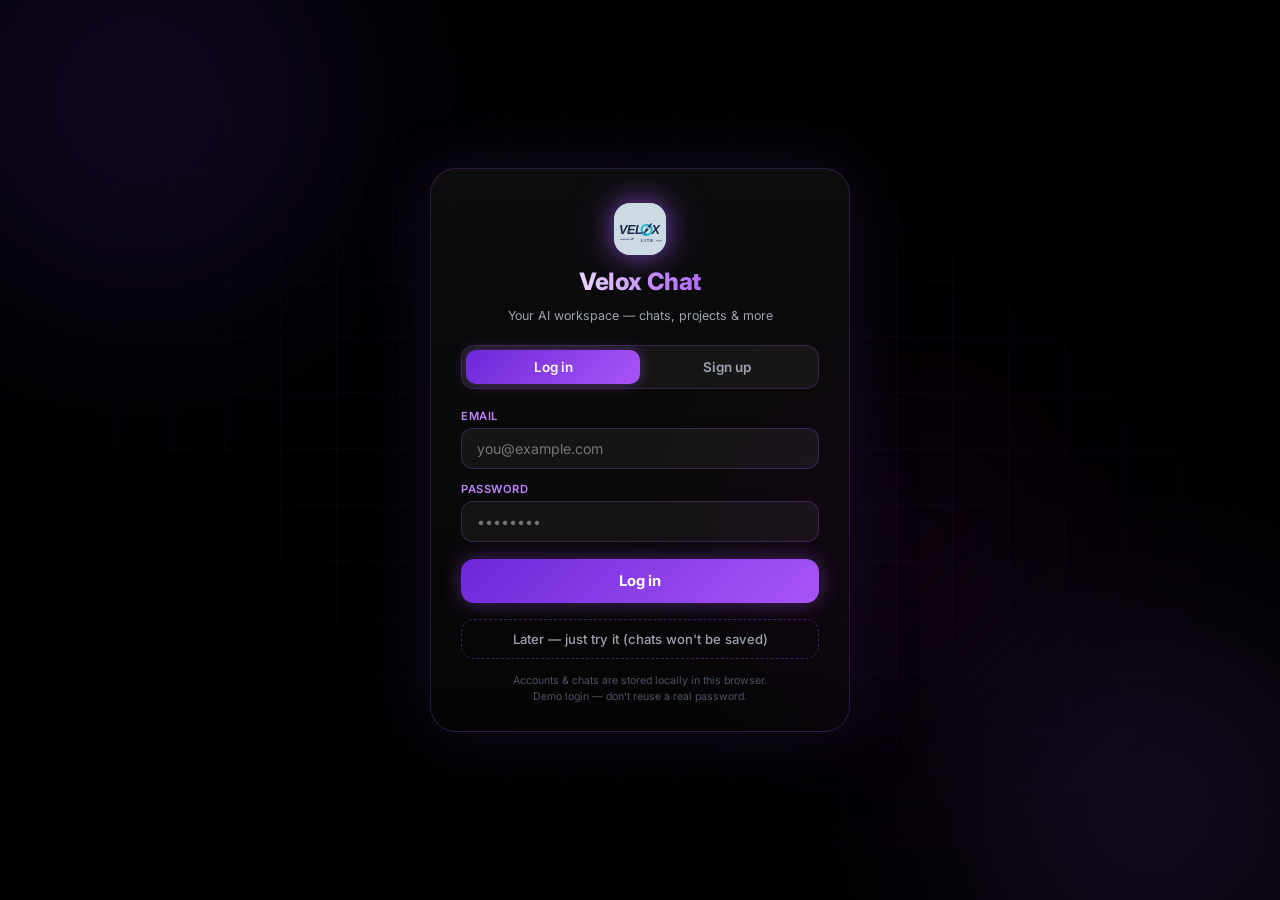
<file: index.html>
<!DOCTYPE html>
<html lang="en">
<head>
<meta charset="UTF-8">
<meta name="viewport" content="width=device-width, initial-scale=1.0">
<title>Velox Lite — AI Assistant | Free Smart AI Chat, Images & Animations</title>
<meta name="description" content="Velox Lite AI Assistant — free ChatGPT-style AI chatbot. Smart answers, AI image generation, animations, code writing with copy & preview. No API key needed. Made in India.">
<meta name="keywords" content="Velox Lite, Velox Lite AI Assistant, Velox AI, free AI chatbot, AI assistant, AI image generator, ChatGPT alternative, free AI chat">
<meta name="robots" content="index, follow">
<meta property="og:title" content="Velox Lite — AI Assistant">
<meta property="og:description" content="Free smart AI chat with image generation, animations and code tools. No API key needed.">
<meta property="og:type" content="website">
<meta property="og:image" content="logo.svg">
<meta name="twitter:card" content="summary">
<meta name="twitter:title" content="Velox Lite — AI Assistant">
<meta name="twitter:description" content="Free smart AI chat with images, animations & code tools.">
<script type="application/ld+json">
{"@context":"https://schema.org","@type":"WebApplication","name":"Velox Lite AI Assistant","alternateName":["Velox Lite","Velox AI"],"applicationCategory":"AI Chatbot","operatingSystem":"Web","description":"Free ChatGPT-style AI assistant with smart chat, AI image generation, animations and code tools.","offers":{"@type":"Offer","price":"0","priceCurrency":"INR"}}
</script>
<link rel="icon" type="image/svg+xml" href="logo.svg">
<link rel="manifest" href="manifest.json">
<meta name="theme-color" content="#000000">
<meta name="mobile-web-app-capable" content="yes">
<meta name="apple-mobile-web-app-capable" content="yes">
<meta name="apple-mobile-web-app-status-bar-style" content="black-translucent">
<link rel="apple-touch-icon" href="icon-192.png">
<script src="config.js"></script>
<style>.logo img{width:100%;height:100%;border-radius:inherit;object-fit:cover;display:block}</style>
<link rel="preconnect" href="https://fonts.googleapis.com">
<link rel="preconnect" href="https://fonts.gstatic.com" crossorigin>
<link href="https://fonts.googleapis.com/css2?family=Inter:wght@300;400;500;600;700;800&display=swap" rel="stylesheet">
<style>
  :root{
    --bg:#000000;
    --violet:#8b5cf6;
    --purple:#a855f7;
    --neon:#c084fc;
    --deep:#6d28d9;
    --text:#ececf1;
    --text-dim:#9ca3af;
    --glass:rgba(255,255,255,0.04);
    --glass-border:rgba(168,85,247,0.22);
    --side-bg:rgba(10,6,18,.72);
  }

  *{margin:0;padding:0;box-sizing:border-box;}
  html,body{height:100%;}
  body{
    background:var(--bg);
    font-family:'Inter',-apple-system,BlinkMacSystemFont,'Segoe UI',sans-serif;
    color:var(--text);
    overflow:hidden;
    -webkit-font-smoothing:antialiased;
  }
  button{font-family:inherit;}

  /* ---------- Animated background ---------- */
  .bg{position:fixed;inset:0;z-index:0;pointer-events:none;overflow:hidden;}
  .orb{position:absolute;border-radius:50%;filter:blur(120px);opacity:.28;animation:drift 18s ease-in-out infinite alternate;}
  .orb.a{width:520px;height:520px;background:radial-gradient(circle,#7c3aed,transparent 70%);top:-160px;left:-120px;}
  .orb.b{width:460px;height:460px;background:radial-gradient(circle,#a855f7,transparent 70%);bottom:-140px;right:-100px;animation-delay:-6s;animation-duration:22s;}
  .orb.c{width:380px;height:380px;background:radial-gradient(circle,#c026d3,transparent 70%);top:40%;left:55%;animation-delay:-12s;animation-duration:26s;opacity:.18;}
  @keyframes drift{0%{transform:translate(0,0) scale(1);}50%{transform:translate(60px,-40px) scale(1.12);}100%{transform:translate(-50px,50px) scale(.95);}}
  .particle{position:absolute;bottom:-10px;border-radius:50%;background:var(--neon);animation:rise linear infinite;box-shadow:0 0 8px var(--neon),0 0 20px rgba(192,132,252,.5);}
  @keyframes rise{0%{transform:translateY(0);opacity:0;}10%{opacity:.9;}90%{opacity:.5;}100%{transform:translateY(-110vh) translateX(40px);opacity:0;}}
  .grid-overlay{
    position:absolute;inset:0;
    background-image:linear-gradient(rgba(139,92,246,.05) 1px,transparent 1px),linear-gradient(90deg,rgba(139,92,246,.05) 1px,transparent 1px);
    background-size:56px 56px;
    mask-image:radial-gradient(ellipse at center,black 30%,transparent 75%);
    -webkit-mask-image:radial-gradient(ellipse at center,black 30%,transparent 75%);
  }

  @keyframes appIn{from{opacity:0;transform:translateY(18px);}to{opacity:1;transform:translateY(0);}}
  @keyframes blink{0%,100%{opacity:1;}50%{opacity:.4;}}

  /* =================== AUTH SCREEN =================== */
  .auth-screen{
    position:relative;z-index:2;height:100dvh;
    display:none;place-items:center;padding:16px;
    animation:appIn .8s cubic-bezier(.22,1,.36,1) both;
  }
  .auth-screen.show{display:grid;}
  .auth-card{
    width:100%;max-width:420px;
    background:linear-gradient(180deg,rgba(255,255,255,.05),rgba(255,255,255,.02));
    border:1px solid var(--glass-border);
    border-radius:26px;padding:34px 30px 26px;
    backdrop-filter:blur(20px);-webkit-backdrop-filter:blur(20px);
    box-shadow:0 0 70px rgba(139,92,246,.14),0 24px 60px rgba(0,0,0,.6);
  }
  .auth-logo{display:flex;flex-direction:column;align-items:center;gap:12px;margin-bottom:22px;}
  .logo{
    width:52px;height:52px;border-radius:16px;display:grid;place-items:center;
    background:linear-gradient(135deg,var(--deep),var(--purple));
    box-shadow:0 0 24px rgba(168,85,247,.6),0 0 50px rgba(139,92,246,.3);
    animation:logoPulse 3.2s ease-in-out infinite;
  }
  @keyframes logoPulse{0%,100%{box-shadow:0 0 18px rgba(168,85,247,.55),0 0 40px rgba(139,92,246,.25);}50%{box-shadow:0 0 28px rgba(192,132,252,.85),0 0 60px rgba(139,92,246,.4);}}
  .grad-title{
    font-weight:800;letter-spacing:-.02em;
    background:linear-gradient(90deg,#e9d5ff,var(--neon),var(--purple),#e9d5ff);
    background-size:200% auto;
    -webkit-background-clip:text;background-clip:text;-webkit-text-fill-color:transparent;
    animation:shine 5s linear infinite;
  }
  @keyframes shine{to{background-position:200% center;}}
  .auth-logo h1{font-size:1.5rem;}
  .auth-logo p{font-size:.78rem;color:var(--text-dim);}
  .auth-tabs{
    display:flex;background:rgba(255,255,255,.05);border:1px solid rgba(168,85,247,.2);
    border-radius:13px;padding:4px;margin-bottom:20px;
  }
  .auth-tab{
    flex:1;padding:9px;border:none;border-radius:10px;cursor:pointer;
    background:transparent;color:var(--text-dim);font-size:.84rem;font-weight:600;
    transition:all .25s ease;
  }
  .auth-tab.active{
    background:linear-gradient(135deg,var(--deep),var(--purple));color:#fff;
    box-shadow:0 0 14px rgba(168,85,247,.4);
  }
  .afield{margin-bottom:13px;}
  .afield label{display:block;font-size:.7rem;font-weight:600;color:var(--neon);margin-bottom:5px;letter-spacing:.05em;text-transform:uppercase;}
  .afield input{
    width:100%;padding:11px 15px;border-radius:12px;
    background:rgba(255,255,255,.05);border:1px solid rgba(168,85,247,.25);
    color:var(--text);font-family:inherit;font-size:.88rem;outline:none;
    transition:border-color .25s ease,box-shadow .25s ease;
  }
  .afield input:focus{border-color:var(--neon);box-shadow:0 0 0 3px rgba(168,85,247,.14),0 0 24px rgba(168,85,247,.18);}
  .auth-err{
    display:none;font-size:.76rem;color:#fca5a5;background:rgba(248,113,113,.08);
    border:1px solid rgba(248,113,113,.3);border-radius:10px;padding:8px 12px;margin-bottom:13px;
  }
  .auth-err.show{display:block;animation:appIn .25s ease both;}
  .auth-submit{
    width:100%;padding:13px;border:none;border-radius:13px;cursor:pointer;
    background:linear-gradient(135deg,var(--deep),var(--purple));color:#fff;
    font-size:.92rem;font-weight:700;
    box-shadow:0 0 20px rgba(168,85,247,.4);
    transition:all .25s ease;margin-top:4px;
  }
  .auth-submit:hover{transform:translateY(-2px);box-shadow:0 0 30px rgba(192,132,252,.75),0 0 60px rgba(139,92,246,.3);}
  .auth-later{
    display:block;width:100%;margin-top:16px;padding:11px;
    background:transparent;border:1px dashed rgba(168,85,247,.35);border-radius:13px;
    color:var(--text-dim);font-size:.82rem;font-weight:500;cursor:pointer;
    transition:all .25s ease;
  }
  .auth-later:hover{color:#fff;border-color:var(--neon);box-shadow:0 0 16px rgba(168,85,247,.25);}
  .auth-note{text-align:center;font-size:.66rem;color:#4b5563;margin-top:14px;line-height:1.5;}
  #signupFields{display:none;}
  .auth-card.signup #signupFields{display:block;}

  /* =================== APP SHELL =================== */
  .shell{
    position:relative;z-index:1;height:100dvh;
    display:none;
    animation:appIn .8s cubic-bezier(.22,1,.36,1) both;
  }
  .shell.show{display:flex;}

  /* ---------- Sidebar ---------- */
  .sidebar{
    width:272px;flex-shrink:0;height:100%;
    display:flex;flex-direction:column;
    background:var(--side-bg);
    border-right:1px solid rgba(168,85,247,.16);
    backdrop-filter:blur(20px);-webkit-backdrop-filter:blur(20px);
    transition:transform .35s cubic-bezier(.22,1,.36,1);
  }
  .side-top{padding:16px 14px 10px;}
  .side-brand{display:flex;align-items:center;gap:10px;margin-bottom:14px;padding:0 4px;}
  .side-brand .logo{width:34px;height:34px;border-radius:11px;}
  .side-brand h1{font-size:1.05rem;}
  .newchat-btn{
    width:100%;display:flex;align-items:center;justify-content:center;gap:9px;
    padding:11px;border:none;border-radius:13px;cursor:pointer;
    background:linear-gradient(135deg,var(--deep),var(--purple));color:#fff;
    font-size:.86rem;font-weight:600;
    box-shadow:0 0 16px rgba(168,85,247,.35);
    transition:all .25s ease;
  }
  .newchat-btn:hover{transform:translateY(-1px);box-shadow:0 0 26px rgba(192,132,252,.7);}
  .side-scroll{flex:1;overflow-y:auto;padding:6px 10px 10px;}
  .side-scroll::-webkit-scrollbar{width:5px;}
  .side-scroll::-webkit-scrollbar-thumb{background:linear-gradient(var(--deep),var(--purple));border-radius:99px;}
  .side-sec{margin-top:14px;}
  .side-sec-head{
    display:flex;align-items:center;justify-content:space-between;
    padding:2px 8px 6px;font-size:.66rem;font-weight:700;color:#6b7280;
    letter-spacing:.1em;text-transform:uppercase;
  }
  .sec-add{
    background:none;border:none;color:var(--neon);cursor:pointer;font-size:.9rem;
    width:20px;height:20px;border-radius:6px;display:grid;place-items:center;
    transition:all .2s ease;
  }
  .sec-add:hover{background:rgba(168,85,247,.18);box-shadow:0 0 10px rgba(168,85,247,.3);}
  .side-item{
    display:flex;align-items:center;gap:8px;
    padding:9px 10px;border-radius:11px;cursor:pointer;
    font-size:.82rem;color:var(--text-dim);
    transition:all .2s ease;position:relative;
    animation:appIn .3s ease both;
  }
  .side-item:hover{background:rgba(168,85,247,.1);color:#fff;}
  .side-item.active{
    background:rgba(168,85,247,.16);color:#fff;
    box-shadow:inset 0 0 0 1px rgba(168,85,247,.3),0 0 14px rgba(139,92,246,.12);
  }
  .side-item .title{flex:1;overflow:hidden;white-space:nowrap;text-overflow:ellipsis;}
  .side-item .acts{display:none;gap:2px;}
  .side-item:hover .acts{display:flex;}
  .mini-btn{
    background:none;border:none;cursor:pointer;color:#6b7280;
    width:22px;height:22px;border-radius:6px;display:grid;place-items:center;
    transition:all .2s ease;font-size:.75rem;
  }
  .mini-btn:hover{color:var(--neon);background:rgba(168,85,247,.15);}
  .side-item .pinned-ico{color:var(--neon);font-size:.7rem;}
  .proj-item .title{font-weight:600;color:#c9c9d4;}
  .proj-chats{margin-left:14px;border-left:1px solid rgba(168,85,247,.18);padding-left:6px;}
  .locked-box{
    margin:2px 6px;padding:12px;border:1px dashed rgba(168,85,247,.3);border-radius:12px;
    font-size:.72rem;color:var(--text-dim);text-align:center;line-height:1.5;
  }
  .locked-box b{color:var(--neon);cursor:pointer;}
  .side-empty{padding:8px 12px;font-size:.72rem;color:#4b5563;}

  .side-bottom{
    padding:12px 14px;border-top:1px solid rgba(168,85,247,.14);position:relative;
  }
  .user-row{
    display:flex;align-items:center;gap:10px;padding:8px;border-radius:12px;cursor:pointer;
    transition:background .2s ease;
  }
  .user-row:hover{background:rgba(168,85,247,.1);}
  .user-av{
    width:34px;height:34px;border-radius:11px;display:grid;place-items:center;flex-shrink:0;
    background:linear-gradient(135deg,var(--deep),var(--purple));
    color:#fff;font-size:.8rem;font-weight:700;
    box-shadow:0 0 12px rgba(168,85,247,.4);
  }
  .user-info{flex:1;min-width:0;}
  .user-info .nm{font-size:.82rem;font-weight:600;color:#fff;white-space:nowrap;overflow:hidden;text-overflow:ellipsis;}
  .user-info .em{font-size:.68rem;color:#6b7280;white-space:nowrap;overflow:hidden;text-overflow:ellipsis;}
  .more-menu{
    position:absolute;bottom:calc(100% + 6px);left:12px;right:12px;
    background:linear-gradient(180deg,rgba(35,24,58,.97),rgba(14,10,24,.97));
    border:1px solid var(--glass-border);border-radius:16px;padding:6px;
    box-shadow:0 0 40px rgba(139,92,246,.3),0 18px 40px rgba(0,0,0,.6);
    display:none;z-index:20;
  }
  .more-menu.show{display:block;animation:appIn .2s ease both;}
  .menu-item{
    width:100%;display:flex;align-items:center;gap:10px;
    padding:10px 12px;border:none;border-radius:10px;cursor:pointer;
    background:transparent;color:var(--text-dim);font-size:.82rem;font-weight:500;
    transition:all .2s ease;text-align:left;
  }
  .menu-item:hover{background:rgba(168,85,247,.14);color:#fff;}
  .menu-item.danger:hover{background:rgba(248,113,113,.12);color:#fca5a5;}
  .menu-item svg{flex-shrink:0;}

  /* ---------- Main area ---------- */
  .main{flex:1;min-width:0;display:flex;flex-direction:column;padding:14px;gap:12px;}
  .main-head{
    position:relative;
    display:flex;align-items:center;gap:12px;
    padding:11px 18px;
    background:var(--glass);border:1px solid var(--glass-border);border-radius:18px;
    backdrop-filter:blur(18px);-webkit-backdrop-filter:blur(18px);
    box-shadow:0 0 40px rgba(139,92,246,.08);
  }
  .burger{display:none;background:none;border:none;color:var(--text-dim);cursor:pointer;padding:4px;}
  .burger:hover{color:#fff;}
  .chat-title-head{flex:1;font-size:.9rem;font-weight:600;color:#fff;white-space:nowrap;overflow:hidden;text-overflow:ellipsis;}
  .guest-pill{
    font-size:.64rem;font-weight:600;color:#fbbf24;
    border:1px solid rgba(251,191,36,.35);background:rgba(251,191,36,.08);
    padding:3px 10px;border-radius:999px;letter-spacing:.04em;white-space:nowrap;cursor:pointer;
  }
  .status{display:flex;align-items:center;gap:7px;font-size:.74rem;color:var(--text-dim);font-weight:500;}
  .dot{width:8px;height:8px;border-radius:50%;background:#34d399;box-shadow:0 0 10px #34d399;animation:blink 2s ease-in-out infinite;}
  .dot.off{background:#f87171;box-shadow:0 0 10px #f87171;}
  .icon-btn{
    width:34px;height:34px;border-radius:10px;border:1px solid rgba(168,85,247,.25);
    background:rgba(255,255,255,.04);cursor:pointer;display:grid;place-items:center;
    transition:all .25s ease;color:var(--text-dim);flex-shrink:0;
  }
  .icon-btn:hover{color:#fff;border-color:var(--neon);box-shadow:0 0 16px rgba(168,85,247,.4);transform:translateY(-1px);}

  .seg{position:absolute;left:50%;top:50%;transform:translate(-50%,-50%);display:flex;background:rgba(255,255,255,.05);border:1px solid rgba(168,85,247,.25);border-radius:12px;padding:3px;flex-shrink:0;z-index:2;}
  .seg-btn{border:none;background:transparent;color:var(--text-dim);font-size:.74rem;font-weight:600;padding:6px 14px;border-radius:9px;cursor:pointer;transition:all .25s ease;font-family:inherit;white-space:nowrap;}
  .seg-btn:hover{color:#fff;}
  .seg-btn.active{background:linear-gradient(135deg,var(--deep),var(--purple));color:#fff;box-shadow:0 0 12px rgba(168,85,247,.4);}
  @media (max-width:820px){.seg{position:static;transform:none;margin-left:auto;}.seg-btn{padding:6px 10px;font-size:.7rem;}}
  .chat-card{
    flex:1;min-height:0;display:flex;flex-direction:column;
    background:linear-gradient(180deg,rgba(255,255,255,.045),rgba(255,255,255,.02));
    border:1px solid var(--glass-border);border-radius:24px;
    backdrop-filter:blur(20px);-webkit-backdrop-filter:blur(20px);
    box-shadow:0 0 60px rgba(139,92,246,.1),0 24px 60px rgba(0,0,0,.6),inset 0 1px 0 rgba(255,255,255,.06);
    overflow:hidden;
  }
  .messages{
    flex:1;overflow-y:auto;padding:24px 22px 12px;
    display:flex;flex-direction:column;gap:16px;scroll-behavior:smooth;
  }
  .messages::-webkit-scrollbar{width:6px;}
  .messages::-webkit-scrollbar-thumb{background:linear-gradient(var(--deep),var(--purple));border-radius:99px;}

  .row{display:flex;gap:10px;align-items:flex-end;animation:bubbleIn .45s cubic-bezier(.34,1.4,.44,1) both;}
  .row.user{flex-direction:row-reverse;}
  @keyframes bubbleIn{from{opacity:0;transform:translateY(14px) scale(.94);}to{opacity:1;transform:translateY(0) scale(1);}}
  .avatar{width:32px;height:32px;border-radius:10px;flex-shrink:0;display:grid;place-items:center;}
  .avatar.ai{background:linear-gradient(135deg,var(--deep),var(--purple));box-shadow:0 0 14px rgba(168,85,247,.45);}
  .avatar.you{background:rgba(255,255,255,.07);border:1px solid rgba(255,255,255,.12);color:var(--text-dim);font-size:.68rem;font-weight:700;}
  .bubble{
    max-width:76%;padding:12px 16px;font-size:.92rem;line-height:1.55;
    border-radius:18px;word-break:break-word;transition:box-shadow .3s ease;min-width:0;
  }
  .bubble.raw{white-space:pre-wrap;}
  .row.ai .bubble{
    background:rgba(255,255,255,.05);border:1px solid rgba(168,85,247,.18);
    border-bottom-left-radius:6px;box-shadow:0 0 24px rgba(139,92,246,.06);
  }
  .row.ai .bubble:hover{box-shadow:0 0 30px rgba(168,85,247,.18);}
  .row.ai .bubble.error{border-color:rgba(248,113,113,.4);color:#fca5a5;}
  .row.user .bubble{
    background:linear-gradient(135deg,var(--deep),var(--purple) 60%,var(--neon));
    border-bottom-right-radius:6px;color:#fff;font-weight:500;
    box-shadow:0 4px 22px rgba(139,92,246,.4);white-space:pre-wrap;
  }
  .bubble p{margin:0 0 .6em;}
  .bubble p:last-child{margin-bottom:0;}
  .bubble strong{color:#fff;font-weight:600;}
  .bubble em{color:var(--neon);}
  .bubble ul,.bubble ol{margin:.3em 0 .6em 1.2em;}
  .bubble li{margin:.2em 0;}
  .bubble h1,.bubble h2,.bubble h3{font-size:1em;color:#fff;margin:.6em 0 .3em;}
  .bubble code{
    font-family:'SF Mono',Consolas,Menlo,monospace;font-size:.84em;
    background:rgba(168,85,247,.14);border:1px solid rgba(168,85,247,.22);
    padding:1px 6px;border-radius:6px;color:#e9d5ff;
  }
  .bubble a{color:var(--neon);}
  .bubble img{max-width:100%;border-radius:14px;margin:.4em 0;border:1px solid rgba(168,85,247,.3);display:block;}
  .animwrap{border:1px solid rgba(168,85,247,.35);border-radius:14px;overflow:hidden;background:#000;box-shadow:0 0 24px rgba(139,92,246,.15);}
  .animwrap iframe{width:100%;height:340px;border:none;display:block;background:#0a0614;}
  .anim-actions{display:flex;gap:6px;flex-wrap:wrap;padding:8px 10px;background:rgba(168,85,247,.1);border-top:1px solid rgba(168,85,247,.2);}
  .imgwrap{position:relative;display:block;max-width:420px;}
  .img-dl{
    position:absolute;bottom:12px;right:10px;
    display:flex;align-items:center;gap:5px;
    font-family:inherit;font-size:.7rem;font-weight:700;color:#fff;
    background:rgba(10,6,20,.75);border:1px solid rgba(192,132,252,.5);
    padding:6px 12px;border-radius:10px;cursor:pointer;
    backdrop-filter:blur(8px);-webkit-backdrop-filter:blur(8px);
    box-shadow:0 0 14px rgba(168,85,247,.35);
    transition:all .25s ease;
  }
  .img-dl:hover{background:rgba(109,40,217,.85);box-shadow:0 0 20px rgba(192,132,252,.6);transform:translateY(-1px);}

  /* code blocks with Copy + Preview */
  .codewrap{
    margin:.55em 0;border:1px solid rgba(168,85,247,.25);border-radius:13px;overflow:hidden;
    background:rgba(0,0,0,.55);
  }
  .codehead{
    display:flex;align-items:center;justify-content:space-between;
    padding:7px 12px;background:rgba(168,85,247,.1);
    border-bottom:1px solid rgba(168,85,247,.18);
  }
  .codehead .lang{font-size:.66rem;font-weight:700;color:var(--neon);letter-spacing:.08em;text-transform:uppercase;}
  .codehead .cbtns{display:flex;gap:6px;}
  .cbtn{
    display:flex;align-items:center;gap:5px;
    font-size:.68rem;font-weight:600;color:var(--text-dim);
    background:rgba(255,255,255,.05);border:1px solid rgba(168,85,247,.25);
    padding:4px 10px;border-radius:8px;cursor:pointer;transition:all .2s ease;
  }
  .cbtn:hover{color:#fff;border-color:var(--neon);box-shadow:0 0 12px rgba(168,85,247,.35);}
  .cbtn.done{color:#34d399;border-color:rgba(52,211,153,.5);}
  .codewrap pre{padding:12px 14px;overflow-x:auto;margin:0;background:none;border:none;}
  .codewrap pre::-webkit-scrollbar{height:5px;}
  .codewrap pre::-webkit-scrollbar-thumb{background:var(--deep);border-radius:99px;}
  .codewrap pre code{background:none;border:none;padding:0;color:#d8b4fe;font-size:.8em;line-height:1.55;}

  .caret{display:inline-block;width:2px;height:1em;background:var(--neon);margin-left:2px;vertical-align:-2px;animation:blink 1s steps(1) infinite;}

  .typing-wrap{padding:0 22px 6px;height:26px;display:flex;align-items:center;}
  .typing{display:none;align-items:center;gap:10px;font-size:.78rem;color:var(--neon);font-weight:500;animation:bubbleIn .3s ease both;}
  .typing.show{display:flex;}
  .dots{display:flex;gap:4px;}
  .dots span{width:6px;height:6px;border-radius:50%;background:var(--purple);box-shadow:0 0 8px rgba(168,85,247,.7);animation:bounce 1.2s ease-in-out infinite;}
  .dots span:nth-child(2){animation-delay:.15s;}
  .dots span:nth-child(3){animation-delay:.3s;}
  @keyframes bounce{0%,60%,100%{transform:translateY(0);opacity:.5;}30%{transform:translateY(-6px);opacity:1;}}

  .input-bar{padding:13px 15px 14px;border-top:1px solid rgba(168,85,247,.14);background:rgba(0,0,0,.25);}
  .input-inner{
    display:flex;gap:10px;align-items:center;
    background:rgba(255,255,255,.045);border:1px solid rgba(168,85,247,.25);
    border-radius:17px;padding:5px 5px 5px 17px;
    transition:border-color .3s ease,box-shadow .3s ease;
  }
  .input-inner:focus-within{border-color:var(--neon);box-shadow:0 0 0 3px rgba(168,85,247,.14),0 0 30px rgba(168,85,247,.25);}
  #input{flex:1;background:transparent;border:none;outline:none;color:var(--text);font-family:inherit;font-size:.94rem;padding:10px 0;min-width:0;}
  #input::placeholder{color:#6b7280;}
  #send{
    width:42px;height:42px;border-radius:12px;border:none;cursor:pointer;
    display:grid;place-items:center;flex-shrink:0;
    background:linear-gradient(135deg,var(--deep),var(--purple));
    box-shadow:0 0 16px rgba(168,85,247,.4);transition:all .25s ease;
  }
  #send:hover{transform:translateY(-2px) scale(1.05);box-shadow:0 0 26px rgba(192,132,252,.75),0 0 50px rgba(139,92,246,.35);}
  #send:active{transform:scale(.95);}
  #send:disabled{opacity:.45;cursor:not-allowed;transform:none;box-shadow:0 0 10px rgba(168,85,247,.2);}
  .hint{text-align:center;font-size:.66rem;color:#4b5563;margin-top:9px;letter-spacing:.02em;}

  /* ---------- Modals ---------- */
  .modal-veil{
    position:fixed;inset:0;z-index:60;background:rgba(0,0,0,.72);
    backdrop-filter:blur(6px);-webkit-backdrop-filter:blur(6px);
    display:none;place-items:center;padding:16px;animation:appIn .25s ease both;
  }
  .modal-veil.show{display:grid;}
  .modal{
    width:100%;max-width:440px;
    background:linear-gradient(180deg,rgba(30,20,50,.94),rgba(10,8,20,.96));
    border:1px solid var(--glass-border);border-radius:22px;padding:24px;
    box-shadow:0 0 60px rgba(139,92,246,.25);
  }
  .modal h2{font-size:1.02rem;font-weight:700;margin-bottom:4px;}
  .modal .sub{font-size:.75rem;color:var(--text-dim);margin-bottom:16px;line-height:1.5;}
  .field{margin-bottom:13px;}
  .field label{display:block;font-size:.7rem;font-weight:600;color:var(--neon);margin-bottom:6px;letter-spacing:.04em;text-transform:uppercase;}
  .field input,.field select{
    width:100%;padding:10px 14px;border-radius:12px;
    background:rgba(255,255,255,.05);border:1px solid rgba(168,85,247,.25);
    color:var(--text);font-family:inherit;font-size:.86rem;outline:none;
    transition:border-color .25s ease,box-shadow .25s ease;
  }
  .field select{appearance:none;cursor:pointer;}
  .field select option{background:#14101f;}
  .field input:focus,.field select:focus{border-color:var(--neon);box-shadow:0 0 0 3px rgba(168,85,247,.14);}
  .row-btns{display:flex;gap:10px;margin-top:18px;}
  .btn{flex:1;padding:11px;border-radius:12px;border:none;cursor:pointer;font-size:.86rem;font-weight:600;transition:all .25s ease;}
  .btn.primary{background:linear-gradient(135deg,var(--deep),var(--purple));color:#fff;box-shadow:0 0 16px rgba(168,85,247,.35);}
  .btn.primary:hover{box-shadow:0 0 26px rgba(192,132,252,.7);transform:translateY(-1px);}
  .btn.ghost{background:rgba(255,255,255,.05);color:var(--text-dim);border:1px solid rgba(255,255,255,.1);}
  .btn.ghost:hover{color:#fff;border-color:rgba(255,255,255,.25);}
  .set-sec{font-size:.64rem;font-weight:800;color:#6b7280;letter-spacing:.12em;text-transform:uppercase;margin:18px 0 9px;}
  .acct-box{display:flex;align-items:center;gap:12px;padding:12px 14px;border:1px solid rgba(168,85,247,.22);border-radius:14px;background:rgba(255,255,255,.03);}
  .acct-box .av{width:42px;height:42px;border-radius:12px;background:linear-gradient(135deg,var(--deep),var(--purple));display:grid;place-items:center;font-weight:800;color:#fff;box-shadow:0 0 14px rgba(168,85,247,.4);flex-shrink:0;}
  .acct-box .inf{flex:1;min-width:0;}
  .acct-box .nm{font-size:.9rem;font-weight:700;color:#fff;}
  .acct-box .em{font-size:.7rem;color:var(--text-dim);overflow:hidden;text-overflow:ellipsis;white-space:nowrap;}
  .acct-box .subpill{font-size:.62rem;font-weight:800;color:var(--neon);border:1px solid rgba(192,132,252,.4);padding:3px 10px;border-radius:999px;background:rgba(168,85,247,.1);white-space:nowrap;}
  .mode-card{display:flex;align-items:center;gap:12px;padding:12px 14px;border:1px solid rgba(168,85,247,.22);border-radius:14px;background:rgba(255,255,255,.03);cursor:pointer;transition:all .25s ease;margin-bottom:8px;}
  .mode-card:hover{border-color:var(--neon);transform:translateY(-1px);}
  .mode-card.sel{border-color:var(--neon);background:rgba(168,85,247,.12);box-shadow:0 0 18px rgba(168,85,247,.28);}
  .mode-card.lock{opacity:.5;}
  .mode-card.lock:hover{transform:none;border-color:rgba(248,113,113,.4);}
  .mode-card .mi{font-size:1.25rem;}
  .mode-card .mt{flex:1;min-width:0;}
  .mode-card .mt .a{font-size:.86rem;font-weight:700;color:#fff;}
  .mode-card .mt .b{font-size:.7rem;color:var(--text-dim);}
  .mode-card .mk{font-size:.64rem;font-weight:800;color:var(--neon);white-space:nowrap;}
  #customFields{display:none;}
  #customFields.show{display:block;}

  /* preview modal */
  .preview-box{
    width:min(960px,96vw);height:min(640px,88vh);
    display:flex;flex-direction:column;
    background:#0c0817;border:1px solid var(--glass-border);border-radius:20px;overflow:hidden;
    box-shadow:0 0 70px rgba(139,92,246,.3);
  }
  .preview-head{
    display:flex;align-items:center;justify-content:space-between;
    padding:10px 16px;background:rgba(168,85,247,.1);
    border-bottom:1px solid rgba(168,85,247,.2);
  }
  .preview-head .t{font-size:.8rem;font-weight:700;color:var(--neon);}
  .preview-head .note{font-size:.66rem;color:var(--text-dim);}
  .preview-box iframe{flex:1;border:none;background:#fff;width:100%;}

  /* toast */
  .toast-wrap{position:fixed;bottom:22px;left:50%;transform:translateX(-50%);z-index:99;display:flex;flex-direction:column;gap:8px;align-items:center;pointer-events:none;}
  .toast{
    padding:10px 18px;border-radius:12px;font-size:.8rem;font-weight:500;color:#fff;
    background:linear-gradient(135deg,rgba(45,30,75,.95),rgba(20,14,36,.95));
    border:1px solid var(--glass-border);
    box-shadow:0 0 30px rgba(139,92,246,.35);
    animation:toastIn .3s cubic-bezier(.34,1.4,.44,1) both;
  }
  @keyframes toastIn{from{opacity:0;transform:translateY(14px) scale(.9);}to{opacity:1;transform:translateY(0) scale(1);}}
  .toast.out{transition:all .3s ease;opacity:0;transform:translateY(10px);}

  /* sidebar veil for mobile */
  .side-veil{position:fixed;inset:0;z-index:39;background:rgba(0,0,0,.55);display:none;}

  /* ---------- Responsive ---------- */
  @media (max-width:820px){
    .sidebar{
      position:fixed;left:0;top:0;bottom:0;z-index:40;
      transform:translateX(-105%);
      box-shadow:0 0 60px rgba(0,0,0,.7);
    }
    .sidebar.open{transform:translateX(0);}
    .side-veil.show{display:block;}
    .burger{display:block;}
    .main{padding:10px;}
    .bubble{max-width:86%;font-size:.88rem;}
    .messages{padding:18px 14px 10px;gap:13px;}
    .status .label{display:none;}
  }

  @media (prefers-reduced-motion:reduce){
    *,*::before,*::after{animation-duration:.01ms !important;animation-iteration-count:1 !important;transition-duration:.01ms !important;}
  }
</style>
</head>
<body>

<div class="bg" id="bg">
  <div class="grid-overlay"></div>
  <div class="orb a"></div>
  <div class="orb b"></div>
  <div class="orb c"></div>
</div>

<!-- =============== AUTH SCREEN =============== -->
<div class="auth-screen" id="authScreen">
  <div class="auth-card" id="authCard">
    <div class="auth-logo">
      <div class="logo"><img src="logo.svg" alt="Velox"></div>
      <h1 class="grad-title">Velox Chat</h1>
      <p>Your AI workspace — chats, projects & more</p>
    </div>

    <div class="auth-tabs">
      <button class="auth-tab active" id="tabLogin">Log in</button>
      <button class="auth-tab" id="tabSignup">Sign up</button>
    </div>

    <div class="auth-err" id="authErr"></div>

    <div id="signupFields">
      <div class="afield">
        <label>Username</label>
        <input id="suUsername" type="text" placeholder="velox_user" autocomplete="username">
      </div>
      <div class="afield">
        <label>Name</label>
        <input id="suName" type="text" placeholder="Your full name" autocomplete="name">
      </div>
    </div>

    <div class="afield">
      <label>Email</label>
      <input id="authEmail" type="email" placeholder="you@example.com" autocomplete="email">
    </div>
    <div class="afield">
      <label>Password</label>
      <input id="authPass" type="password" placeholder="••••••••" autocomplete="current-password">
    </div>

    <button class="auth-submit" id="authSubmit">Log in</button>
    <button class="auth-later" id="authLater">Later — just try it (chats won't be saved)</button>
    <p class="auth-note">Accounts & chats are stored locally in this browser.<br>Demo login — don't reuse a real password.</p>
  </div>
</div>

<!-- =============== APP =============== -->
<div class="shell" id="shell">

  <div class="side-veil" id="sideVeil"></div>

  <aside class="sidebar" id="sidebar">
    <div class="side-top">
      <div class="side-brand">
        <div class="logo"><img src="logo.svg" alt="Velox"></div>
        <h1 class="grad-title">Velox Chat</h1>
      </div>
      <button class="newchat-btn" id="newChatBtn">
        <svg width="15" height="15" viewBox="0 0 24 24" fill="none" stroke="currentColor" stroke-width="2.4" stroke-linecap="round"><path d="M12 5v14M5 12h14"/></svg>
        New Chat
      </button>
    </div>

    <div class="side-scroll">
      <div class="side-sec" id="projectsSec">
        <div class="side-sec-head">
          <span>Projects</span>
          <button class="sec-add" id="addProjectBtn" title="New project">
            <svg width="13" height="13" viewBox="0 0 24 24" fill="none" stroke="currentColor" stroke-width="2.4" stroke-linecap="round"><path d="M12 5v14M5 12h14"/></svg>
          </button>
        </div>
        <div id="projectsList"></div>
      </div>

      <div class="side-sec">
        <div class="side-sec-head"><span>Chats</span></div>
        <div id="chatsList"></div>
      </div>
    </div>

    <div class="side-bottom">
      <div class="more-menu" id="moreMenu"></div>
      <div class="user-row" id="userRow">
        <div class="user-av" id="userAv">?</div>
        <div class="user-info">
          <div class="nm" id="userName">Guest</div>
          <div class="em" id="userEmail">Not signed in</div>
        </div>
        <svg width="16" height="16" viewBox="0 0 24 24" fill="none" stroke="#6b7280" stroke-width="2.4" stroke-linecap="round"><circle cx="5" cy="12" r="1.2" fill="#6b7280"/><circle cx="12" cy="12" r="1.2" fill="#6b7280"/><circle cx="19" cy="12" r="1.2" fill="#6b7280"/></svg>
      </div>
    </div>
  </aside>

  <div class="main">
    <div class="main-head">
      <button class="burger" id="burger">
        <svg width="20" height="20" viewBox="0 0 24 24" fill="none" stroke="currentColor" stroke-width="2.2" stroke-linecap="round"><path d="M4 7h16M4 12h16M4 17h16"/></svg>
      </button>
      <div class="chat-title-head" id="chatTitleHead">New chat</div>
      <div class="seg" id="segTabs">
        <button class="seg-btn active" data-v="home">⌂ Home</button>
        <button class="seg-btn" data-v="code">&lt;/&gt; Code</button>
        <button class="seg-btn" data-v="anim">✨ Animations</button>
      </div>
      <span class="guest-pill" id="subBadge" style="display:none;color:#c084fc;border-color:rgba(192,132,252,.4);background:rgba(168,85,247,.08)"></span>
      <span class="guest-pill" id="guestPill" style="display:none" title="Sign up to save your chats">GUEST · NOT SAVED</span>
      <div class="status"><div class="dot" id="statusDot"></div><span class="label" id="statusLabel">Online</span></div>
      <a class="icon-btn" href="plans.html" title="Plans &amp; Upgrade" style="text-decoration:none"><svg width="16" height="16" viewBox="0 0 24 24" fill="none" stroke="currentColor" stroke-width="2" stroke-linecap="round" stroke-linejoin="round"><path d="M6 3h12l4 6-10 12L2 9z"/><path d="M11 3L8 9l4 12 4-12-3-6"/><path d="M2 9h20"/></svg></a>
      <button class="icon-btn" id="settingsBtn" title="AI settings">
        <svg width="17" height="17" viewBox="0 0 24 24" fill="none" stroke="currentColor" stroke-width="2" stroke-linecap="round" stroke-linejoin="round"><circle cx="12" cy="12" r="3"/><path d="M19.4 15a1.65 1.65 0 0 0 .33 1.82l.06.06a2 2 0 1 1-2.83 2.83l-.06-.06a1.65 1.65 0 0 0-1.82-.33 1.65 1.65 0 0 0-1 1.51V21a2 2 0 1 1-4 0v-.09A1.65 1.65 0 0 0 9 19.4a1.65 1.65 0 0 0-1.82.33l-.06.06a2 2 0 1 1-2.83-2.83l.06-.06a1.65 1.65 0 0 0 .33-1.82 1.65 1.65 0 0 0-1.51-1H3a2 2 0 1 1 0-4h.09A1.65 1.65 0 0 0 4.6 9a1.65 1.65 0 0 0-.33-1.82l-.06-.06a2 2 0 1 1 2.83-2.83l.06.06a1.65 1.65 0 0 0 1.82.33H9a1.65 1.65 0 0 0 1-1.51V3a2 2 0 1 1 4 0v.09a1.65 1.65 0 0 0 1 1.51 1.65 1.65 0 0 0 1.82-.33l.06-.06a2 2 0 1 1 2.83 2.83l-.06.06a1.65 1.65 0 0 0-.33 1.82V9a1.65 1.65 0 0 0 1.51 1H21a2 2 0 1 1 0 4h-.09a1.65 1.65 0 0 0-1.51 1z"/></svg>
      </button>
    </div>

    <main class="chat-card">
      <div class="messages" id="messages"></div>
      <div class="typing-wrap">
        <div class="typing" id="typing">
          <div class="dots"><span></span><span></span><span></span></div>
          Velox is typing...
        </div>
      </div>
      <div class="input-bar">
        <div class="input-inner">
          <input id="input" type="text" placeholder="Message Velox..." autocomplete="off"/>
          <button id="send" aria-label="Send message">
            <svg width="19" height="19" viewBox="0 0 24 24" fill="none"><path d="M3.4 20.4L20.85 12.92C21.66 12.57 21.66 11.43 20.85 11.08L3.4 3.6C2.74 3.31 2.01 3.8 2.01 4.51L2 9.12C2 9.62 2.37 10.05 2.87 10.11L17 12L2.87 13.88C2.37 13.95 2 14.38 2 14.88L2.01 19.49C2.01 20.2 2.74 20.69 3.4 20.4Z" fill="white"/></svg>
          </button>
        </div>
        <div class="hint">Smart AI + images — try: /img a neon dragon · downloadable · ⚙ settings</div>
      </div>
    </main>
  </div>
</div>

<!-- =============== AI SETTINGS MODAL =============== -->
<div class="modal-veil" id="settingsVeil">
  <div class="modal" style="max-width:540px;max-height:88vh;overflow-y:auto">
    <h2>Settings</h2>
    <p class="sub">Account, AI mode and provider — all in one place.</p>
    <div class="set-sec">Account</div>
    <div class="acct-box" id="acctBox"></div>
    <div class="set-sec">AI Mode</div>
    <div id="modesWrap"></div>
    <div class="set-sec">Advanced · AI Provider</div>
    <div class="field">
      <label>Provider</label>
      <select id="provider">
        <option value="free">Velox Free (no API key)</option>
        <option value="custom">Custom (OpenAI-compatible)</option>
      </select>
    </div>
    <div id="customFields">
      <div class="field"><label>Base URL</label><input id="baseUrl" type="text" placeholder="https://openrouter.ai/api/v1"></div>
      <div class="field"><label>API Key</label><input id="apiKey" type="password" placeholder="sk-..."></div>
      <div class="field"><label>Model</label><input id="model" type="text" placeholder="e.g. meta-llama/llama-3.3-70b-instruct:free"></div>
    </div>
    <div class="row-btns">
      <button class="btn ghost" id="closeSettings">Cancel</button>
      <button class="btn primary" id="saveSettings">Save</button>
    </div>
  </div>
</div>

<!-- =============== NEW PROJECT MODAL =============== -->
<div class="modal-veil" id="projectVeil">
  <div class="modal">
    <h2>New Project</h2>
    <p class="sub">Group related chats together — like folders for your work.</p>
    <div class="field"><label>Project name</label><input id="projectNameIn" type="text" placeholder="e.g. Website Redesign"></div>
    <div class="row-btns">
      <button class="btn ghost" id="closeProject">Cancel</button>
      <button class="btn primary" id="saveProject">Create</button>
    </div>
  </div>
</div>

<!-- =============== CODE PREVIEW MODAL =============== -->
<div class="modal-veil" id="previewVeil">
  <div class="preview-box">
    <div class="preview-head">
      <span class="t">⚡ Live Preview</span>
      <span class="note" id="previewNote"></span>
      <button class="cbtn" id="closePreview">✕ Close</button>
    </div>
    <iframe id="previewFrame" sandbox="allow-scripts"></iframe>
  </div>
</div>

<div class="toast-wrap" id="toastWrap"></div>

<script>
  /* ================= UTIL ================= */
  const $=id=>document.getElementById(id);
  const store={
    get(k){try{return localStorage.getItem(k);}catch(e){return null;}},
    set(k,v){try{localStorage.setItem(k,v);}catch(e){}},
    del(k){try{localStorage.removeItem(k);}catch(e){}}
  };
  const jget=(k,f)=>{const v=store.get(k);if(!v)return f;try{return JSON.parse(v);}catch(e){return f;}};
  const jset=(k,v)=>store.set(k,JSON.stringify(v));
  const uid=()=> 'id'+Date.now().toString(36)+Math.random().toString(36).slice(2,7);
  function hashPass(s){let h=5381;for(let i=0;i<s.length;i++){h=((h<<5)+h+s.charCodeAt(i))>>>0;}return 'h'+h.toString(36)+'_'+s.length;}
  function toast(msg){
    const t=document.createElement('div');t.className='toast';t.textContent=msg;
    $('toastWrap').appendChild(t);
    setTimeout(()=>{t.classList.add('out');setTimeout(()=>t.remove(),350);},2400);
  }
  function esc(s){return s.replace(/&/g,'&amp;').replace(/</g,'&lt;').replace(/>/g,'&gt;');}

  /* ================= PARTICLES ================= */
  (function(){
    const bg=$('bg');
    for(let i=0;i<24;i++){
      const p=document.createElement('div');p.className='particle';
      const s=(Math.random()*3+1.5).toFixed(1);
      p.style.cssText='width:'+s+'px;height:'+s+'px;left:'+(Math.random()*100)+'vw;animation-duration:'+(Math.random()*14+10)+'s;animation-delay:'+(-Math.random()*20)+'s;opacity:'+(Math.random()*.6+.2);
      bg.appendChild(p);
    }
  })();

  /* ================= STATE ================= */
  let currentUser=null;   // {username,name,email} or null
  let isGuest=false;
  let chats=[];           // [{id,title,pinned,project,messages:[{role,content}],updated}]
  let projects=[];        // [{id,name}]
  let activeChatId=null;
  let busy=false;

  let vxView=store.get('vx_view')||'home';
  const ANIM_PROMPT="ANIMATION MODE IS ON: you are Velox Animator. The user describes any animation idea (stickman, bouncing ball, rain, anything). Reply with ONLY one complete self-contained HTML document (inline CSS and JS, no external files) that plays the requested animation automatically in a smooth loop. Use canvas, SVG or CSS animations. Dark background unless asked otherwise, centered scene, smooth motion. Put the ENTIRE document inside a single ```html fenced code block with ZERO text outside the block.";
  const CODE_PROMPT="CODE MODE IS ON: you are Velox Code, an elite senior software engineer. Always produce the best possible code: complete and production-quality, modern best practices, clean structure, meaningful names, edge cases handled, brief comments where they help. Prefer FULL working files over fragments. Always use fenced code blocks with correct language tags (```html, ```js, ```python etc). After the code, add a 1-3 line usage note. If the request is ambiguous, pick sensible defaults and note them.";
  const settings={
    provider:store.get('vx_provider')||'free',
    baseUrl:store.get('vx_baseUrl')||'',
    apiKey:store.get('vx_apiKey')||'',
    model:store.get('vx_model')||''
  };

  /* ================= SUBSCRIPTIONS & USAGE ================= */
  const SUBS={
    free:{label:"Free",msgs:2000,imgs:20},
    smart:{label:"Smart \u2728",msgs:8000,imgs:40},
    pro:{label:"Pro \ud83d\ude80",msgs:10000,imgs:200},
    velox:{label:"Velox \ud83d\udc51",msgs:-1,imgs:-1},
    community:{label:"Community \ud83d\udc9c",msgs:8000,imgs:40},
    manager:{label:"Manager \u26a1",msgs:10000,imgs:200},
    coowner:{label:"Co-Owner \ud83d\udc51",msgs:-1,imgs:-1},
    owner:{label:"Owner \ud83d\udc51",msgs:-1,imgs:-1}
  };
  const MODES={
    normal:{label:"Normal",icon:"\u26a1",desc:"Balanced default \u2014 available to everyone",model:null,need:[],needLabel:"Free+"},
    nobble:{label:"Nobble",icon:"\ud83d\udd2e",desc:"Deeper, smarter answers",model:"openai/gpt-oss-120b:free",need:["smart","pro","velox"],needLabel:"Smart+"},
    fry:{label:"Fry",icon:"\ud83d\udd25",desc:"Maximum power mode",model:"nvidia/nemotron-3-ultra-550b-a55b:free",need:["pro","velox"],needLabel:"Pro+"}
  };
  const HIDDEN_ALL=["manager","coowner","owner"];
  function canUseMode(mk){
    const m=MODES[mk];if(!m)return false;
    if(!m.need.length)return true;
    const k=mySubKey();
    return m.need.includes(k)||HIDDEN_ALL.includes(k);
  }
  function myMode(){
    const m=store.get('vx_mode')||'normal';
    return canUseMode(m)?m:'normal';
  }
  function mySubKey(){
    if(isGuest||!currentUser)return 'free';
    const users=getUsers();
    const u=users[currentUser.email];
    return (u&&u.sub&&SUBS[u.sub])?u.sub:'free';
  }
  function usageKey(){return 'vx_usage_'+(isGuest||!currentUser?'guest':currentUser.email);}
  function getUsage(){
    const today=new Date().toDateString();
    let u=jget(usageKey(),null);
    if(!u||u.d!==today)u={d:today,m:0,i:0};
    return u;
  }
  function bumpUsage(type){const u=getUsage();if(type==='img')u.i++;else u.m++;jset(usageKey(),u);updateSubBadge();}
  function canUse(type){
    const sub=SUBS[mySubKey()];
    const lim=type==='img'?sub.imgs:sub.msgs;
    if(lim<0)return true;
    const u=getUsage();
    return (type==='img'?u.i:u.m)<lim;
  }
  function updateSubBadge(){
    const el=$('subBadge');if(!el)return;
    const k=mySubKey(),sb=SUBS[k],u=getUsage();
    const md=MODES[myMode()];
    el.textContent=(sb.msgs<0?sb.label+' \u00b7 Unlimited':sb.label+' \u00b7 '+Math.max(0,sb.msgs-u.m)+' left')+' \u00b7 '+md.icon+' '+md.label;
    el.style.display='';
  }

  /* ================= AUTH ================= */
  function getUsers(){return jget('vx_users',{});}
  function setUsers(u){jset('vx_users',u);}

  let authMode='login';
  function setAuthMode(m){
    authMode=m;
    $('tabLogin').classList.toggle('active',m==='login');
    $('tabSignup').classList.toggle('active',m==='signup');
    $('authCard').classList.toggle('signup',m==='signup');
    $('authSubmit').textContent=m==='login'?'Log in':'Create account';
    $('authErr').classList.remove('show');
  }
  $('tabLogin').onclick=()=>setAuthMode('login');
  $('tabSignup').onclick=()=>setAuthMode('signup');

  function authError(msg){const e=$('authErr');e.textContent=msg;e.classList.add('show');}

  $('authSubmit').onclick=()=>{
    const email=$('authEmail').value.trim().toLowerCase();
    const pass=$('authPass').value;
    if(!/^[^\s@]+@[^\s@]+\.[^\s@]+$/.test(email))return authError('Please enter a valid email address.');
    if(!pass||pass.length<6)return authError('Password must be at least 6 characters.');
    const users=getUsers();
    if(authMode==='signup'){
      const username=$('suUsername').value.trim();
      const name=$('suName').value.trim();
      if(!username||username.length<3)return authError('Username must be at least 3 characters.');
      if(!/^[a-zA-Z0-9_]+$/.test(username))return authError('Username: letters, numbers and _ only.');
      if(!name)return authError('Please enter your name.');
      if(users[email])return authError('This email is already registered. Try logging in.');
      if(Object.values(users).some(u=>u.username.toLowerCase()===username.toLowerCase()))return authError('This username is taken.');
      users[email]={username,name,email,pass:hashPass(pass)};
      setUsers(users);
      store.set('vx_session',email);
      enterApp(users[email],false);
      toast('Welcome to Velox, '+name.split(' ')[0]+'! 🎉');
    }else{
      const u=users[email];
      if(!u)return authError('No account found with this email. Sign up first.');
      if(u.pass!==hashPass(pass))return authError('Incorrect password. Try again.');
      store.set('vx_session',email);
      enterApp(u,false);
      toast('Welcome back, '+u.name.split(' ')[0]+'! 💜');
    }
  };
  $('authPass').addEventListener('keydown',e=>{if(e.key==='Enter')$('authSubmit').click();});

  $('authLater').onclick=()=>{
    enterApp(null,true);
    toast('Guest mode — your chats won\'t be saved');
  };

  function logout(){
    store.del('vx_session');
    currentUser=null;isGuest=false;chats=[];projects=[];activeChatId=null;
    $('shell').classList.remove('show');
    $('authScreen').classList.add('show');
    $('authEmail').value='';$('authPass').value='';
    setAuthMode('login');
  }

  /* ================= DATA (per user) ================= */
  const chatsKey=()=>'vx_chats_'+currentUser.email;
  const projsKey=()=>'vx_projects_'+currentUser.email;
  function loadData(){
    if(isGuest){chats=[];projects=[];return;}
    chats=jget(chatsKey(),[]);
    projects=jget(projsKey(),[]);
  }
  function saveChats(){if(!isGuest&&currentUser)jset(chatsKey(),chats);}
  function saveProjects(){if(!isGuest&&currentUser)jset(projsKey(),projects);}

  /* ================= ENTER APP ================= */
  function enterApp(user,guest){
    currentUser=user;isGuest=guest;
    $('authScreen').classList.remove('show');
    $('shell').classList.add('show');
    // user box
    if(guest){
      $('userAv').textContent='G';
      $('userName').textContent='Guest';
      $('userEmail').textContent='Tap to sign in';
      $('guestPill').style.display='';
    }else{
      $('userAv').textContent=(user.name[0]||'U').toUpperCase();
      $('userName').textContent=user.name;
      $('userEmail').textContent='@'+user.username;
      $('guestPill').style.display='none';
    }
    loadData();
    renderSidebar();
    updateSubBadge();
    if(chats.length)openChat(sortedChats()[0].id);
    else newChat();
  }

  /* ================= SIDEBAR ================= */
  function sortedChats(){
    return [...chats].sort((a,b)=>(b.pinned-a.pinned)||(b.updated-a.updated));
  }
  function chatItemEl(c){
    const el=document.createElement('div');
    el.className='side-item'+(c.id===activeChatId?' active':'');
    const pin=c.pinned?'<span class="pinned-ico">📌</span>':'';
    el.innerHTML=pin+'<span class="title"></span>'+
      '<span class="acts">'+
      '<button class="mini-btn pin-b" title="'+(c.pinned?'Unpin':'Pin')+'">'+(c.pinned?'📍':'📌')+'</button>'+
      '<button class="mini-btn del-b" title="Delete">🗑</button>'+
      '</span>';
    el.querySelector('.title').textContent=c.title||'New chat';
    el.onclick=e=>{
      if(e.target.closest('.pin-b')){togglePin(c.id);return;}
      if(e.target.closest('.del-b')){deleteChat(c.id);return;}
      openChat(c.id);closeSidebarMobile();
    };
    return el;
  }
  function renderSidebar(){
    // projects
    const pl=$('projectsList');pl.innerHTML='';
    if(isGuest){
      const box=document.createElement('div');
      box.className='locked-box';
      box.innerHTML='🔒 Projects are for members.<br><b>Sign up / Log in</b> to unlock.';
      box.querySelector('b').onclick=logout;
      pl.appendChild(box);
      $('addProjectBtn').style.display='none';
    }else{
      $('addProjectBtn').style.display='';
      if(!projects.length){
        const d=document.createElement('div');d.className='side-empty';d.textContent='No projects yet — hit +';
        pl.appendChild(d);
      }
      projects.forEach(p=>{
        const row=document.createElement('div');
        row.className='side-item proj-item';
        row.innerHTML='<svg width="14" height="14" viewBox="0 0 24 24" fill="none" stroke="#c084fc" stroke-width="2" stroke-linecap="round" stroke-linejoin="round"><path d="M22 19a2 2 0 0 1-2 2H4a2 2 0 0 1-2-2V5a2 2 0 0 1 2-2h5l2 3h9a2 2 0 0 1 2 2z"/></svg>'+
          '<span class="title"></span>'+
          '<span class="acts">'+
          '<button class="mini-btn addc-b" title="New chat in project">＋</button>'+
          '<button class="mini-btn delp-b" title="Delete project">🗑</button>'+
          '</span>';
        row.querySelector('.title').textContent=p.name;
        row.onclick=e=>{
          if(e.target.closest('.addc-b')){newChat(p.id);closeSidebarMobile();return;}
          if(e.target.closest('.delp-b')){deleteProject(p.id);return;}
        };
        pl.appendChild(row);
        const kids=chats.filter(c=>c.project===p.id).sort((a,b)=>(b.pinned-a.pinned)||(b.updated-a.updated));
        if(kids.length){
          const wrap=document.createElement('div');wrap.className='proj-chats';
          kids.forEach(c=>wrap.appendChild(chatItemEl(c)));
          pl.appendChild(wrap);
        }
      });
    }
    // chats (non-project)
    const cl=$('chatsList');cl.innerHTML='';
    const loose=sortedChats().filter(c=>!c.project||isGuest);
    if(!loose.length){
      const d=document.createElement('div');d.className='side-empty';d.textContent='No chats yet';
      cl.appendChild(d);
    }
    loose.forEach(c=>cl.appendChild(chatItemEl(c)));
  }

  function togglePin(id){
    if(isGuest){toast('🔒 Sign up / log in to pin chats');return;}
    const c=chats.find(x=>x.id===id);if(!c)return;
    c.pinned=!c.pinned;
    saveChats();renderSidebar();
    toast(c.pinned?'📌 Chat pinned':'Chat unpinned');
  }
  function deleteChat(id){
    chats=chats.filter(x=>x.id!==id);
    saveChats();
    if(activeChatId===id){
      if(chats.length)openChat(sortedChats()[0].id);
      else newChat();
    }else renderSidebar();
    toast('Chat deleted');
  }
  function deleteProject(id){
    projects=projects.filter(p=>p.id!==id);
    chats.forEach(c=>{if(c.project===id)c.project=null;});
    saveProjects();saveChats();renderSidebar();
    toast('Project deleted (chats kept)');
  }

  /* ================= CHATS ================= */
  const GREET="Hey! I'm Velox ⚡ — a real AI assistant. Ask me anything: questions, code, writing, ideas... I remember this conversation.";
  function newChat(projectId){
    if(projectId&&isGuest){toast('🔒 Sign up to use Projects');return;}
    const c={id:uid(),title:'New chat',pinned:false,project:projectId||null,messages:[],updated:Date.now()};
    chats.push(c);
    saveChats();
    openChat(c.id,true);
  }
  function openChat(id,isNew){
    activeChatId=id;
    const c=chats.find(x=>x.id===id);if(!c)return;
    $('chatTitleHead').textContent=c.title||'New chat';
    renderSidebar();
    const m=$('messages');m.innerHTML='';
    c.messages.forEach(msg=>{
      const bubble=addRow(msg.role==='user'?'user':'ai');
      if(msg.role==='user')bubble.textContent=msg.content;
      else bubble.innerHTML=renderMarkdown(msg.content);
    });
    scrollDown();
    if(isNew){
      // animated greeting (not saved as a turn requiring API)
      const gid=c.id;
      setTimeout(async()=>{
        if(activeChatId!==gid)return; // user switched away
        const b=addRow('ai');
        await typeOut(b,GREET);
        c.messages.push({role:'assistant',content:GREET});
        saveChats();
      },250);
    }
    $('input').focus();
  }
  function currentChat(){return chats.find(x=>x.id===activeChatId);}

  /* ================= AI BACKENDS ================= */
  const SYSTEM_PROMPT="You are Velox, a friendly, sharp and concise AI assistant inside the Velox Chat web app. Answer helpfully. Use markdown (bold, lists, code blocks with language tags) when useful. Keep answers reasonably short unless the user asks for detail. About yourself: you run on modern open-source AI models (like NVIDIA Nemotron 3, released in 2025) served through free APIs; your training knowledge goes up to roughly 2025 and you cannot browse the internet. Never claim your knowledge cutoff is 2021. For very recent or fast-changing facts (news, results, prices), say you may be out of date instead of guessing confidently. IMAGE RULE: if the user asks you to create, generate, draw, make or show an image/picture/photo/logo/art/wallpaper — in ANY language or phrasing (English, Hindi, Hinglish, anything) — reply with ONLY this exact format and nothing else: [IMAGE: detailed English image-generation prompt describing the requested image].";
  function customKnowledge(){
    try{
      const cf=window.vxGetCfg?window.vxGetCfg():null;
      return (cf&&cf.knowledge)?" EXTRA KNOWLEDGE from the site owner (treat as true and answer confidently from it): "+cf.knowledge:"";
    }catch(e){return "";}
  }
  function sysPrompt(){
    const base=SYSTEM_PROMPT+customKnowledge();
    if(vxView==='code')return base+" "+CODE_PROMPT;
    if(vxView==='anim')return base+" "+ANIM_PROMPT;
    return base;
  }
  function apiMessages(c,userText){
    const hist=c.messages.slice(-16).map(m=>({role:m.role,content:m.content}));
    return [{role:"system",content:sysPrompt()},...hist,{role:"user",content:userText}];
  }
  async function askFreeAPI(c,userText){
    const res=await fetch("https://text.pollinations.ai/openai",{
      method:"POST",headers:{"Content-Type":"application/json"},
      body:JSON.stringify({model:"openai",messages:apiMessages(c,userText),seed:Math.floor(Math.random()*1e6)})
    });
    if(!res.ok)throw new Error("HTTP "+res.status);
    const ct=res.headers.get("content-type")||"";
    if(ct.includes("application/json")){
      const data=await res.json();
      const msg=data.choices&&data.choices[0]&&data.choices[0].message;
      if(msg&&msg.content)return msg.content.trim();
      throw new Error("Empty response");
    }
    const text=(await res.text()).trim();
    if(!text)throw new Error("Empty response");
    return text;
  }
  async function askFreeAPIFallback(c,userText){
    const convo=c.messages.slice(-8).map(m=>(m.role==='user'?'User: ':'Velox: ')+m.content).join('\n');
    const prompt=SYSTEM_PROMPT+"\n"+convo+"\nUser: "+userText+"\nVelox:";
    const res=await fetch("https://text.pollinations.ai/"+encodeURIComponent(prompt));
    if(!res.ok)throw new Error("HTTP "+res.status);
    const text=(await res.text()).trim();
    if(!text)throw new Error("Empty response");
    return text;
  }
  async function askCustomAPI(c,userText){
    const base=settings.baseUrl.replace(/\/+$/,'');
    const res=await fetch(base+"/chat/completions",{
      method:"POST",
      headers:{"Content-Type":"application/json","Authorization":"Bearer "+settings.apiKey},
      body:JSON.stringify({model:settings.model,messages:apiMessages(c,userText)})
    });
    if(!res.ok){
      const errText=await res.text().catch(()=> "");
      throw new Error("HTTP "+res.status+(errText?" — "+errText.slice(0,140):""));
    }
    const data=await res.json();
    const msg=data.choices&&data.choices[0]&&data.choices[0].message;
    if(msg&&msg.content)return msg.content.trim();
    throw new Error("Empty response");
  }
  // ---------- Velox AI proxy (key hidden on server) ----------
  async function askOpenRouter(c,userText){
    const msgs=apiMessages(c,userText);
    const res=await fetch("/api/chat",{
      method:"POST",headers:{"Content-Type":"application/json"},
      body:JSON.stringify({messages:msgs,model:((vxView==='code'||vxView==='anim')?'qwen/qwen3-coder:free':(MODES[myMode()]&&MODES[myMode()].model))||undefined,max_tokens:(vxView==='code'||vxView==='anim')?6000:1200})
    });
    const data=await res.json().catch(()=>null);
    if(!data)throw new Error("HTTP "+res.status);
    if(!res.ok||data.error)throw new Error(data.error||("HTTP "+res.status));
    if(data.content)return data.content;
    throw new Error("Empty response");
  }

  function sleep(ms){return new Promise(r=>setTimeout(r,ms));}
  async function askAI(c,userText){
    if(settings.provider==='custom'&&settings.baseUrl&&settings.apiKey&&settings.model)return askCustomAPI(c,userText);
    let lastErr;
    // Pollinations' free servers occasionally return 502/503 when overloaded, and those
    // error responses don't carry CORS headers — so the browser can't read the real status
    // and just reports a generic "Failed to fetch" (confirmed via live testing). This is
    // transient, not a real outage, so each engine gets 3 attempts with a short backoff
    // before we give up on it. askFreeAPIFallback (plain GET) never triggers a CORS
    // preflight at all, so it's tried before the POST-based askFreeAPI.
    for(const engine of [askOpenRouter,askFreeAPIFallback,askFreeAPI]){
      for(let attempt=0;attempt<3;attempt++){
        try{return await engine(c,userText);}
        catch(e){lastErr=e; if(attempt<2)await sleep(500*(attempt+1));}
      }
    }
    throw lastErr||new Error("All AI engines failed");
  }

  /* ================= MARKDOWN + CODE BLOCKS ================= */
  const codeStore=[];
  function isPreviewable(lang,code){
    if(/^(html|htm|svg|xml|php)$/i.test(lang||''))return true;
    return /<\s*(!doctype|html|body|head|div|section|main|header|footer|h[1-6]|p|span|button|form|table|style|script|svg|canvas|ul|ol|img|a|input)\b/i.test(code);
  }
  function renderMarkdown(src){
    const blocks=[];
    let text=src.replace(/```(\w*)\n?([\s\S]*?)```/g,(_,lang,code)=>{
      code=code.replace(/\n$/,'');
      const cid=codeStore.push({code,lang:lang||''})-1;
      const prevBtn=isPreviewable(lang,code)
        ?'<button class="cbtn prev-btn" data-cid="'+cid+'"><svg width="11" height="11" viewBox="0 0 24 24" fill="none" stroke="currentColor" stroke-width="2.4" stroke-linecap="round" stroke-linejoin="round"><path d="M1 12s4-8 11-8 11 8 11 8-4 8-11 8-11-8-11-8z"/><circle cx="12" cy="12" r="3"/></svg>Preview</button>'
        :'';
      blocks.push(
        '<div class="codewrap"><div class="codehead"><span class="lang">'+esc(lang||'code')+'</span><span class="cbtns">'+
        '<button class="cbtn copy-btn" data-cid="'+cid+'"><svg width="11" height="11" viewBox="0 0 24 24" fill="none" stroke="currentColor" stroke-width="2.2" stroke-linecap="round" stroke-linejoin="round"><rect x="9" y="9" width="13" height="13" rx="2"/><path d="M5 15H4a2 2 0 0 1-2-2V4a2 2 0 0 1 2-2h9a2 2 0 0 1 2 2v1"/></svg>Copy</button>'+
        prevBtn+'</span></div><pre><code>'+esc(code)+'</code></pre></div>'
      );
      return 'BLOCK'+(blocks.length-1)+'';
    });
    text=esc(text);
    text=text.replace(/`([^`\n]+)`/g,'<code>$1</code>');
    text=text.replace(/!\[([^\]]*)\]\((https?:[^)\s]+)\)/g,'<span class="imgwrap"><img src="$2" alt="$1" loading="lazy"><button class="img-dl" data-url="$2">\u2b07 Download</button></span>');
    text=text.replace(/\*\*([^*]+)\*\*/g,'<strong>$1</strong>');
    text=text.replace(/(^|\s)\*([^*\n]+)\*/g,'$1<em>$2</em>');
    text=text.replace(/^###+\s*(.+)$/gm,'<h3>$1</h3>');
    text=text.replace(/^##\s*(.+)$/gm,'<h2>$1</h2>');
    text=text.replace(/^#\s*(.+)$/gm,'<h1>$1</h1>');
    text=text.replace(/(?:^|\n)((?:[-*]\s.+(?:\n|$))+)/g,m=>{
      const items=m.trim().split('\n').map(l=>'<li>'+l.replace(/^[-*]\s+/,'')+'</li>').join('');
      return '\n<ul>'+items+'</ul>';
    });
    text=text.replace(/(?:^|\n)((?:\d+\.\s.+(?:\n|$))+)/g,m=>{
      const items=m.trim().split('\n').map(l=>'<li>'+l.replace(/^\d+\.\s+/,'')+'</li>').join('');
      return '\n<ol>'+items+'</ol>';
    });
    text=text.split(/\n{2,}/).map(part=>{
      if(/^[<]/.test(part.trim())&&/^(<(ul|ol|h\d|pre|div)|)/.test(part.trim()))return part;
      return '<p>'+part.replace(/\n/g,'<br>')+'</p>';
    }).join('');
    text=text.replace(/BLOCK(\d+)/g,(_,i)=>blocks[+i]);
    return text;
  }

  // copy + preview (event delegation)
  function copyText(t){
    if(navigator.clipboard&&navigator.clipboard.writeText)return navigator.clipboard.writeText(t);
    const ta=document.createElement('textarea');ta.value=t;document.body.appendChild(ta);
    ta.select();try{document.execCommand('copy');}catch(e){}ta.remove();
    return Promise.resolve();
  }
  $('messages').addEventListener('click',e=>{
    const dl=e.target.closest('.img-dl');
    if(dl){
      const url=dl.dataset.url;
      const orig=dl.textContent;
      dl.textContent='\u23f3 ...';
      fetch(url).then(r=>r.blob()).then(b=>{
        const a=document.createElement('a');
        a.href=URL.createObjectURL(b);
        a.download='velox-image-'+Date.now()+'.jpg';
        document.body.appendChild(a);a.click();a.remove();
        setTimeout(()=>URL.revokeObjectURL(a.href),5000);
        dl.textContent='\u2705 Saved';
        setTimeout(()=>{dl.textContent=orig;},1800);
      }).catch(()=>{window.open(url,'_blank');dl.textContent=orig;});
      return;
    }
    const cp=e.target.closest('.copy-btn');
    if(cp){
      const item=codeStore[+cp.dataset.cid];if(!item)return;
      copyText(item.code).then(()=>{
        cp.classList.add('done');
        const old=cp.innerHTML;
        cp.innerHTML='✓ Copied';
        setTimeout(()=>{cp.classList.remove('done');cp.innerHTML=old;},1600);
      });
      return;
    }
    const pv=e.target.closest('.prev-btn');
    if(pv){
      const item=codeStore[+pv.dataset.cid];if(!item)return;
      let code=item.code,note='';
      if(/php/i.test(item.lang)||/<\?/.test(code)){
        code=code.replace(/<\?(php)?[\s\S]*?(\?>|$)/g,'');
        note='PHP runs on a server — showing HTML output only';
      }
      $('previewNote').textContent=note;
      $('previewFrame').srcdoc=code;
      $('previewVeil').classList.add('show');
    }
  });
  $('closePreview').onclick=()=>{$('previewVeil').classList.remove('show');$('previewFrame').srcdoc='';};
  $('previewVeil').addEventListener('click',e=>{if(e.target===$('previewVeil'))$('closePreview').click();});

  /* ================= CHAT RENDERING ================= */
  const messagesEl=$('messages');
  function scrollDown(){messagesEl.scrollTop=messagesEl.scrollHeight;}
  function addRow(role){
    const row=document.createElement('div');
    row.className='row '+role;
    const av=document.createElement('div');
    if(role==='ai'){
      av.className='avatar ai';
      av.innerHTML='<svg width="16" height="16" viewBox="0 0 24 24" fill="none"><path d="M13 2L4.5 13.5H11L9.5 22L19.5 9.5H12.5L13 2Z" fill="white"/></svg>';
    }else{
      av.className='avatar you';
      av.textContent=isGuest?'G':(currentUser?(currentUser.name[0]||'U').toUpperCase():'U');
    }
    const bubble=document.createElement('div');
    bubble.className='bubble';
    row.appendChild(av);row.appendChild(bubble);
    messagesEl.appendChild(row);
    scrollDown();
    return bubble;
  }
  function typeOut(bubble,text){
    return new Promise(resolve=>{
      bubble.classList.add('raw');
      const caret=document.createElement('span');caret.className='caret';
      bubble.appendChild(caret);
      let i=0;
      (function step(){
        if(i<text.length){
          const chunk=text.slice(i,i+(text.length>600?4:(Math.random()<.25?2:1)));
          i+=chunk.length;
          caret.insertAdjacentText('beforebegin',chunk);
          scrollDown();
          setTimeout(step,text.length>600?6:14+Math.random()*22);
        }else{
          caret.remove();
          bubble.classList.remove('raw');
          bubble.innerHTML=renderMarkdown(text);
          scrollDown();
          resolve();
        }
      })();
    });
  }
  function setStatus(online){
    $('statusDot').classList.toggle('off',!online);
    $('statusLabel').textContent=online?'Online':'Reconnecting';
  }

  /* ================= SEND FLOW ================= */
  async function send(){
    const text=$('input').value.trim();
    if(!text||busy)return;
    const c=currentChat();if(!c)return;
    const imgPrompt=detectImagePrompt(text);
    if(imgPrompt){sendImage(text,imgPrompt);return;}
    if(!canUse('msg')){
      $('input').value='';
      addRow('user').textContent=text;
      const lb=addRow('ai');lb.classList.add('error');
      await typeOut(lb,"\ud83d\udeab Daily message limit reached on your **"+SUBS[mySubKey()].label+"** plan.\n\nAaj ke liye khatam \u2014 kal phir milte hain! Ya **Community subscription** lo (Plans page \u2192 Discord \u2192 ticket) for higher limits. \ud83d\udc9c");
      return;
    }
    busy=true;$('send').disabled=true;$('input').value='';

    addRow('user').textContent=text;
    if(c.title==='New chat'){
      c.title=text.length>34?text.slice(0,34)+'…':text;
      $('chatTitleHead').textContent=c.title;
    }
    $('typing').classList.add('show');

    let reply,failed=false;
    try{
      reply=await askAI(c,text);
      setStatus(true);
    }catch(err){
      failed=true;
      reply="⚠️ Couldn't get a reply ("+err.message+"). This usually means the free AI server is briefly overloaded — I already retried a few times automatically.\n\nTips:\n• Just try sending your message again in a few seconds\n• Make sure you're connected to the internet, and open this file in a real browser tab (not a preview panel)\n• Or tap ⚙ Settings to use your own free API key (OpenRouter / Groq) for a more reliable connection";
      setStatus(false);
    }

    if(vxView==='anim'&&!failed&&reply){
      const am=reply.match(/```(?:html)?\s*\n?([\s\S]*?)```/);
      const acode=am?am[1].trim():(/^\s*<(!doctype|html)/i.test(reply)?reply.trim():null);
      if(acode){
        $('typing').classList.remove('show');
        renderAnimBubble(c,text,acode);
        busy=false;$('send').disabled=false;$('input').focus();
        return;
      }
    }
    const imv=(!failed&&reply)?reply.match(/\[IMAGE:\s*([^\]\n]+)\]/i):null;
    if(imv){
      $('typing').classList.remove('show');
      await renderImageReply(c,text,imv[1]);
      busy=false;$('send').disabled=false;$('input').focus();
      return;
    }
    $('typing').classList.remove('show');
    const bubble=addRow('ai');
    if(failed)bubble.classList.add('error');
    await typeOut(bubble,reply);

    if(!failed){
      c.messages.push({role:'user',content:text});
      c.messages.push({role:'assistant',content:reply});
      c.updated=Date.now();
      saveChats();renderSidebar();
      bumpUsage('msg');
    }
    busy=false;$('send').disabled=false;$('input').focus();
  }
  function renderAnimBubble(c,userText,code){
    const bubble=addRow('ai');
    bubble.style.maxWidth='86%';
    bubble.innerHTML='<div style="margin-bottom:8px">\ud83c\udfac Here\u2019s your animation!</div>'+
      '<div class="animwrap"><iframe sandbox="allow-scripts"></iframe>'+
      '<div class="anim-actions">'+
      '<button class="cbtn a-replay">\u25b6 Replay</button>'+
      '<button class="cbtn a-full">\u26f6 Fullscreen</button>'+
      '<button class="cbtn a-dl">\u2b07 Download</button>'+
      '<button class="cbtn a-copy">\u29c9 Copy code</button>'+
      '</div></div>';
    const fr=bubble.querySelector('iframe');
    fr.srcdoc=code;
    bubble.querySelector('.a-replay').onclick=()=>{fr.srcdoc=code;};
    bubble.querySelector('.a-full').onclick=()=>{
      $('previewNote').textContent='Velox Animation';
      $('previewFrame').srcdoc=code;
      $('previewVeil').classList.add('show');
    };
    bubble.querySelector('.a-dl').onclick=()=>{
      const b=new Blob([code],{type:'text/html'});
      const a=document.createElement('a');
      a.href=URL.createObjectURL(b);
      a.download='velox-animation-'+Date.now()+'.html';
      document.body.appendChild(a);a.click();a.remove();
      setTimeout(()=>URL.revokeObjectURL(a.href),5000);
      toast('\u2b07 Animation downloaded \u2014 double-click the file to play');
    };
    bubble.querySelector('.a-copy').onclick=e=>{
      copyText(code).then(()=>{const b=e.target.closest('.cbtn');b.textContent='\u2705 Copied';setTimeout(()=>b.textContent='\u29c9 Copy code',1500);});
    };
    scrollDown();
    c.messages.push({role:'user',content:userText});
    c.messages.push({role:'assistant',content:'\ud83c\udfac Here\u2019s your animation!\n\n```html\n'+code+'\n```'});
    c.updated=Date.now();saveChats();renderSidebar();
    bumpUsage('msg');
  }

  function detectImagePrompt(text){
    let m=text.match(/^\/(?:img|image)\s+(.+)/i);
    if(m)return m[1];
    m=text.match(/(?:generate|create|make|draw|banao?|bana\s*(?:de|do)?)\s+(?:an?\s+|ek\s+)?(?:image|picture|photo|pic|img|logo|wallpaper|tasveer)\s*(?:of|:|ka|ki|for)?\s*(.+)/i);
    if(m)return m[1];
    m=text.match(/(?:image|picture|photo|pic|tasveer)\s+(?:of\s+|ka\s+|ki\s+)?(.+?)\s+(?:banao|bana\s*(?:de|do)|generate\s*kar(?:o|de)?|create\s*kar(?:o|de)?)\s*$/i);
    if(m)return m[1];
    return null;
  }

  async function renderImageReply(c,userText,prompt){
    if(!canUse('img')){
      const lb=addRow('ai');lb.classList.add('error');
      await typeOut(lb,"\ud83d\udeab Daily image limit reached on your **"+SUBS[mySubKey()].label+"** plan. Kal try karo \u2014 ya upgrade lo! \ud83d\udc9c");
      return;
    }
    $('typing').classList.add('show');
    const url='https://image.pollinations.ai/prompt/'+encodeURIComponent(prompt.trim())+'?width=768&height=768&nologo=true&model=flux&seed='+Math.floor(Math.random()*1e6);
    const ok=await new Promise(res=>{let done=false;const fin=v=>{if(!done){done=true;res(v);}};const im=new Image();im.onload=()=>fin(true);im.onerror=()=>fin(false);setTimeout(()=>fin(false),60000);im.src=url;});
    $('typing').classList.remove('show');
    const bubble=addRow('ai');
    if(ok){
      const md='Here you go! \ud83c\udfa8\n\n![Generated image]('+url+')';
      bubble.innerHTML=renderMarkdown(md);
      scrollDown();
      c.messages.push({role:'user',content:userText});
      c.messages.push({role:'assistant',content:md});
      c.updated=Date.now();saveChats();renderSidebar();
      bumpUsage('img');
    }else{
      bubble.classList.add('error');
      await typeOut(bubble,'\u26a0\ufe0f Image generate nahi ho payi \u2014 dobara try karo. (Preview panel mein network blocked hota hai \u2014 asli site pe kholo.)');
    }
  }

  async function sendImage(fullText,prompt){
    const c=currentChat();if(!c||busy)return;
    busy=true;$('send').disabled=true;$('input').value='';
    addRow('user').textContent=fullText;
    if(c.title==='New chat'){c.title=fullText.length>34?fullText.slice(0,34)+'\u2026':fullText;$('chatTitleHead').textContent=c.title;}
    await renderImageReply(c,fullText,prompt);
    busy=false;$('send').disabled=false;$('input').focus();
  }

  $('send').onclick=send;
  $('input').addEventListener('keydown',e=>{if(e.key==='Enter')send();});

  /* ================= UI EVENTS ================= */
  $('newChatBtn').onclick=()=>{newChat();closeSidebarMobile();};
  $('guestPill').onclick=()=>{toast('Sign up to save chats — tap your profile below');};
  $('subBadge').onclick=()=>openSettings();
  $('subBadge').style.cursor='pointer';
  function applyView(){
    document.querySelectorAll('.seg-btn').forEach(b=>b.classList.toggle('active',b.dataset.v===vxView));
    $('input').placeholder=vxView==='code'?'Describe the code you want...':(vxView==='anim'?'Describe your animation idea... (e.g. stickman dancing)':'Message Velox...');
  }
  $('segTabs').addEventListener('click',e=>{
    const b=e.target.closest('.seg-btn');if(!b)return;
    if(b.dataset.v==='anim'){location.href='animations.html';return;}
    if(b.dataset.v==='code'){location.href='code.html';return;}
    vxView=b.dataset.v;store.set('vx_view',vxView);applyView();
    toast(vxView==='code'?'</> Code mode \u2014 enhanced coding brain ON':(vxView==='anim'?'\u2728 Animation mode \u2014 describe your idea!':'\u2302 Home mode'));
  });
  applyView();

  // sidebar mobile
  function closeSidebarMobile(){$('sidebar').classList.remove('open');$('sideVeil').classList.remove('show');}
  $('burger').onclick=()=>{$('sidebar').classList.add('open');$('sideVeil').classList.add('show');};
  $('sideVeil').onclick=closeSidebarMobile;

  // more menu
  function buildMoreMenu(){
    const m=$('moreMenu');m.innerHTML='';
    const items=[];
    items.push({label:'💎 Plans & Upgrade',fn:()=>{location.href='plans.html';}});
    items.push({label:'✨ Animations',fn:()=>{location.href='animations.html';}});
    items.push({label:'</> Code Studio',fn:()=>{location.href='code.html';}});
    items.push({label:'📁 Projects',fn:()=>{
      if(isGuest){toast('🔒 Sign up / log in to use Projects');}
      else $('addProjectBtn').click();
    }});
    items.push({label:'⚙️ AI Settings',fn:()=>openSettings()});
    if(!isGuest)items.push({label:'🧹 Clear all chats',fn:()=>{chats=[];saveChats();newChat();toast('All chats cleared');},danger:true});
    items.push(isGuest
      ?{label:'🔑 Sign up / Log in',fn:logout}
      :{label:'🚪 Log out',fn:logout,danger:true});
    items.forEach(it=>{
      const b=document.createElement('button');
      b.className='menu-item'+(it.danger?' danger':'');
      b.textContent=it.label;
      b.onclick=()=>{m.classList.remove('show');it.fn();};
      m.appendChild(b);
    });
  }
  $('userRow').onclick=e=>{
    buildMoreMenu();
    $('moreMenu').classList.toggle('show');
    e.stopPropagation();
  };
  document.addEventListener('click',e=>{
    if(!e.target.closest('.side-bottom'))$('moreMenu').classList.remove('show');
  });

  // projects
  $('addProjectBtn').onclick=()=>{
    if(isGuest){toast('🔒 Sign up / log in to use Projects');return;}
    $('projectNameIn').value='';
    $('projectVeil').classList.add('show');
    setTimeout(()=>$('projectNameIn').focus(),50);
  };
  $('closeProject').onclick=()=>$('projectVeil').classList.remove('show');
  $('projectVeil').addEventListener('click',e=>{if(e.target===$('projectVeil'))$('closeProject').click();});
  $('saveProject').onclick=()=>{
    const name=$('projectNameIn').value.trim();
    if(!name){toast('Give your project a name');return;}
    projects.push({id:uid(),name});
    saveProjects();renderSidebar();
    $('projectVeil').classList.remove('show');
    toast('📁 Project "'+name+'" created');
  };
  $('projectNameIn').addEventListener('keydown',e=>{if(e.key==='Enter')$('saveProject').click();});

  // settings
  let pendingMode='normal';
  function renderAcct(){
    const box=$('acctBox');if(!box)return;
    const k=mySubKey(),sb=SUBS[k],u=getUsage();
    box.innerHTML='<div class="av"></div><div class="inf"><div class="nm"></div><div class="em"></div><div class="em" style="margin-top:2px"></div></div><span class="subpill"></span>';
    box.querySelector('.av').textContent=isGuest?'G':(currentUser.name[0]||'U').toUpperCase();
    box.querySelector('.nm').textContent=isGuest?'Guest':currentUser.name;
    const ems=box.querySelectorAll('.em');
    ems[0].textContent=isGuest?'Not signed in \u2014 chats not saved':'@'+currentUser.username+' \u00b7 '+currentUser.email;
    ems[1].textContent='Today: '+u.m+' msgs \u00b7 '+u.i+' images'+(sb.msgs<0?' \u00b7 Unlimited':' \u00b7 limit '+sb.msgs+'/'+sb.imgs);
    box.querySelector('.subpill').textContent=sb.label;
  }
  function renderModes(){
    const w=$('modesWrap');if(!w)return;
    w.innerHTML='';
    Object.keys(MODES).forEach(mk=>{
      const m=MODES[mk],ok=canUseMode(mk);
      const d=document.createElement('div');
      d.className='mode-card'+(pendingMode===mk?' sel':'')+(ok?'':' lock');
      d.innerHTML='<span class="mi">'+m.icon+'</span><span class="mt"><span class="a"></span><br><span class="b"></span></span><span class="mk">'+(ok?(pendingMode===mk?'ACTIVE':''):'\ud83d\udd12 '+m.needLabel)+'</span>';
      d.querySelector('.a').textContent=m.label;
      d.querySelector('.b').textContent=m.desc;
      d.onclick=()=>{
        if(!ok){toast('\ud83d\udd12 '+m.label+' mode needs '+m.needLabel+' subscription');return;}
        pendingMode=mk;renderModes();
      };
      w.appendChild(d);
    });
  }
  function openSettings(){
    pendingMode=myMode();
    renderAcct();renderModes();
    $('provider').value=settings.provider;
    $('baseUrl').value=settings.baseUrl;
    $('apiKey').value=settings.apiKey;
    $('model').value=settings.model;
    syncCustom();
    $('settingsVeil').classList.add('show');
  }
  function syncCustom(){$('customFields').classList.toggle('show',$('provider').value==='custom');}
  $('settingsBtn').onclick=openSettings;
  $('provider').addEventListener('change',syncCustom);
  $('closeSettings').onclick=()=>$('settingsVeil').classList.remove('show');
  $('settingsVeil').addEventListener('click',e=>{if(e.target===$('settingsVeil'))$('closeSettings').click();});
  $('saveSettings').onclick=()=>{
    settings.provider=$('provider').value;
    settings.baseUrl=$('baseUrl').value.trim();
    settings.apiKey=$('apiKey').value.trim();
    settings.model=$('model').value.trim();
    store.set('vx_provider',settings.provider);
    store.set('vx_baseUrl',settings.baseUrl);
    store.set('vx_apiKey',settings.apiKey);
    store.set('vx_model',settings.model);
    store.set('vx_mode',pendingMode);
    updateSubBadge();
    $('settingsVeil').classList.remove('show');
    toast('Settings saved');
  };

  /* ================= INIT ================= */
  (function init(){
    const session=store.get('vx_session');
    const users=getUsers();
    if(session&&users[session]){
      enterApp(users[session],false);
    }else{
      $('authScreen').classList.add('show');
    }
  })();
</script>


<script>
if('serviceWorker' in navigator){
  window.addEventListener('load',()=>{navigator.serviceWorker.register('sw.js').catch(()=>{});});
}
</script>
</body>
</html>
</file>
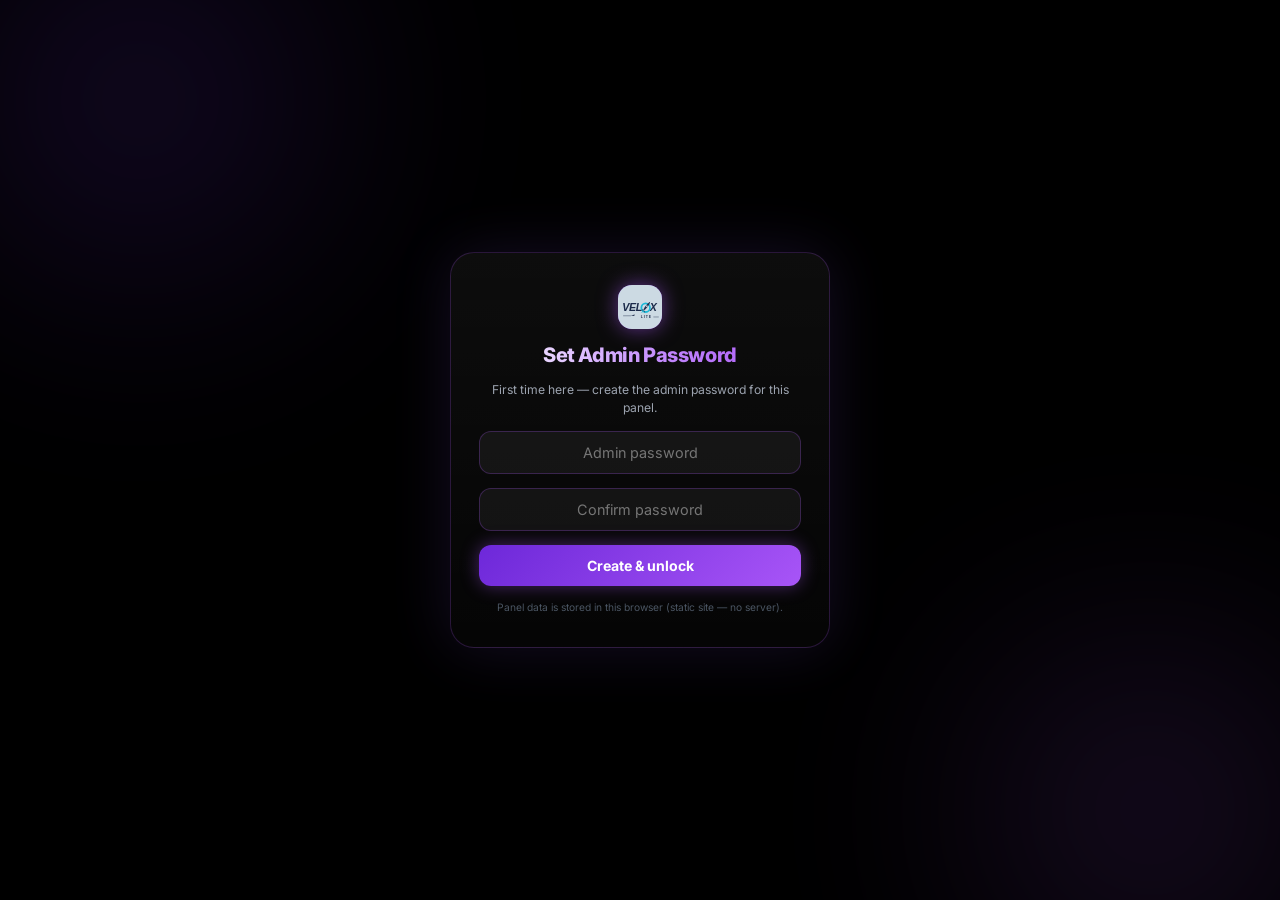
<file: admin.html>
<!DOCTYPE html>
<html lang="en">
<head>
<meta charset="UTF-8">
<meta name="viewport" content="width=device-width, initial-scale=1.0">
<title>Admin — Velox Chat</title>
<meta name="robots" content="noindex, nofollow">
<link rel="icon" type="image/svg+xml" href="logo.svg">
<link rel="manifest" href="manifest.json">
<meta name="theme-color" content="#000000">
<meta name="mobile-web-app-capable" content="yes">
<meta name="apple-mobile-web-app-capable" content="yes">
<meta name="apple-mobile-web-app-status-bar-style" content="black-translucent">
<link rel="apple-touch-icon" href="icon-192.png">
<style>.logo img{width:100%;height:100%;border-radius:inherit;object-fit:cover;display:block}</style>
<link rel="preconnect" href="https://fonts.googleapis.com">
<link rel="preconnect" href="https://fonts.gstatic.com" crossorigin>
<link href="https://fonts.googleapis.com/css2?family=Inter:wght@300;400;500;600;700;800&display=swap" rel="stylesheet">
<script src="config.js"></script>
<style>
  :root{
    --bg:#000;--violet:#8b5cf6;--purple:#a855f7;--neon:#c084fc;--deep:#6d28d9;
    --text:#ececf1;--text-dim:#9ca3af;
    --glass:rgba(255,255,255,.04);--glass-border:rgba(168,85,247,.22);
  }
  *{margin:0;padding:0;box-sizing:border-box;}
  html,body{min-height:100%;}
  body{
    background:var(--bg);color:var(--text);
    font-family:'Inter',-apple-system,BlinkMacSystemFont,'Segoe UI',sans-serif;
    -webkit-font-smoothing:antialiased;
  }
  button{font-family:inherit;}
  .bg{position:fixed;inset:0;z-index:0;pointer-events:none;overflow:hidden;}
  .orb{position:absolute;border-radius:50%;filter:blur(120px);opacity:.24;animation:drift 18s ease-in-out infinite alternate;}
  .orb.a{width:520px;height:520px;background:radial-gradient(circle,#7c3aed,transparent 70%);top:-160px;left:-120px;}
  .orb.b{width:460px;height:460px;background:radial-gradient(circle,#a855f7,transparent 70%);bottom:-140px;right:-100px;animation-delay:-6s;}
  @keyframes drift{0%{transform:translate(0,0);}100%{transform:translate(-50px,50px);}}
  @keyframes appIn{from{opacity:0;transform:translateY(16px);}to{opacity:1;transform:translateY(0);}}
  .grad{
    font-weight:800;letter-spacing:-.02em;
    background:linear-gradient(90deg,#e9d5ff,var(--neon),var(--purple),#e9d5ff);
    background-size:200% auto;-webkit-background-clip:text;background-clip:text;-webkit-text-fill-color:transparent;
    animation:shine 5s linear infinite;
  }
  @keyframes shine{to{background-position:200% center;}}
  .logo{
    width:44px;height:44px;border-radius:14px;display:grid;place-items:center;
    background:linear-gradient(135deg,var(--deep),var(--purple));
    box-shadow:0 0 20px rgba(168,85,247,.55);
  }

  /* ---- login gate ---- */
  .gate{position:relative;z-index:1;min-height:100dvh;display:none;place-items:center;padding:16px;}
  .gate.show{display:grid;}
  .gate-card{
    width:100%;max-width:380px;padding:32px 28px;
    background:linear-gradient(180deg,rgba(255,255,255,.05),rgba(255,255,255,.02));
    border:1px solid var(--glass-border);border-radius:24px;
    backdrop-filter:blur(20px);-webkit-backdrop-filter:blur(20px);
    box-shadow:0 0 60px rgba(139,92,246,.14);
    display:flex;flex-direction:column;align-items:center;gap:14px;text-align:center;
    animation:appIn .6s cubic-bezier(.22,1,.36,1) both;
  }
  .gate-card h1{font-size:1.25rem;}
  .gate-card p{font-size:.76rem;color:var(--text-dim);line-height:1.5;}
  .gate-card input{
    width:100%;padding:12px 15px;border-radius:12px;
    background:rgba(255,255,255,.05);border:1px solid rgba(168,85,247,.25);
    color:var(--text);font-family:inherit;font-size:.9rem;outline:none;text-align:center;
    transition:all .25s ease;
  }
  .gate-card input:focus{border-color:var(--neon);box-shadow:0 0 0 3px rgba(168,85,247,.14);}
  .gate-err{display:none;font-size:.74rem;color:#fca5a5;}
  .gate-err.show{display:block;}
  .primary-btn{
    width:100%;padding:12px;border:none;border-radius:12px;cursor:pointer;
    background:linear-gradient(135deg,var(--deep),var(--purple));color:#fff;
    font-size:.88rem;font-weight:700;box-shadow:0 0 18px rgba(168,85,247,.4);
    transition:all .25s ease;
  }
  .primary-btn:hover{transform:translateY(-2px);box-shadow:0 0 28px rgba(192,132,252,.7);}

  /* ---- panel ---- */
  .panel{position:relative;z-index:1;max-width:1080px;margin:0 auto;padding:20px 16px 60px;display:none;animation:appIn .7s cubic-bezier(.22,1,.36,1) both;}
  .panel.show{display:block;}
  .p-head{
    display:flex;align-items:center;justify-content:space-between;gap:12px;flex-wrap:wrap;
    padding:14px 20px;margin-bottom:22px;
    background:var(--glass);border:1px solid var(--glass-border);border-radius:18px;
    backdrop-filter:blur(18px);-webkit-backdrop-filter:blur(18px);
  }
  .p-head .l{display:flex;align-items:center;gap:12px;}
  .p-head .l .logo{width:36px;height:36px;border-radius:11px;}
  .p-head h1{font-size:1.1rem;}
  .p-head .r{display:flex;gap:8px;flex-wrap:wrap;}
  .ghost-btn{
    padding:9px 15px;border-radius:11px;cursor:pointer;text-decoration:none;
    background:rgba(255,255,255,.05);border:1px solid rgba(168,85,247,.3);
    color:var(--text-dim);font-size:.78rem;font-weight:600;transition:all .25s ease;
    display:inline-flex;align-items:center;gap:7px;
  }
  .ghost-btn:hover{color:#fff;border-color:var(--neon);box-shadow:0 0 14px rgba(168,85,247,.35);}
  .ghost-btn.danger:hover{color:#fca5a5;border-color:rgba(248,113,113,.5);box-shadow:0 0 14px rgba(248,113,113,.25);}

  .note{
    padding:12px 16px;border-radius:14px;margin-bottom:22px;
    background:rgba(251,191,36,.06);border:1px solid rgba(251,191,36,.3);
    font-size:.74rem;color:#fcd34d;line-height:1.6;
  }

  .sec-title{font-size:.72rem;font-weight:800;color:#6b7280;letter-spacing:.12em;text-transform:uppercase;margin:26px 4px 12px;}

  .card{
    padding:20px;border-radius:18px;margin-bottom:14px;
    background:linear-gradient(180deg,rgba(255,255,255,.045),rgba(255,255,255,.02));
    border:1px solid var(--glass-border);
    backdrop-filter:blur(16px);-webkit-backdrop-filter:blur(16px);
  }
  .grid2{display:grid;grid-template-columns:1fr 1fr;gap:12px;}
  .grid3{display:grid;grid-template-columns:1.2fr .6fr .6fr;gap:12px;}
  .f{margin-bottom:12px;}
  .f label{display:block;font-size:.66rem;font-weight:700;color:var(--neon);margin-bottom:5px;letter-spacing:.06em;text-transform:uppercase;}
  .f input,.f textarea{
    width:100%;padding:10px 13px;border-radius:11px;
    background:rgba(255,255,255,.05);border:1px solid rgba(168,85,247,.25);
    color:var(--text);font-family:inherit;font-size:.84rem;outline:none;
    transition:all .25s ease;resize:vertical;
  }
  .f textarea{min-height:84px;line-height:1.55;}
  .f input:focus,.f textarea:focus{border-color:var(--neon);box-shadow:0 0 0 3px rgba(168,85,247,.12);}
  .toggles{display:flex;gap:18px;flex-wrap:wrap;margin-top:4px;}
  .tog{display:flex;align-items:center;gap:8px;font-size:.78rem;color:var(--text-dim);cursor:pointer;user-select:none;}
  .tog input{accent-color:var(--purple);width:15px;height:15px;cursor:pointer;}
  .plan-card-head{display:flex;align-items:center;justify-content:space-between;margin-bottom:14px;}
  .plan-card-head .nm{font-size:.95rem;font-weight:800;}
  .pill{
    font-size:.6rem;font-weight:800;letter-spacing:.1em;padding:3px 10px;border-radius:999px;
    color:#fbbf24;border:1px solid rgba(251,191,36,.4);background:rgba(251,191,36,.08);
  }
  .pill.live{color:#34d399;border-color:rgba(52,211,153,.4);background:rgba(52,211,153,.08);}

  .savebar{
    position:sticky;bottom:14px;z-index:5;display:flex;gap:10px;margin-top:24px;
    padding:12px;border-radius:16px;
    background:rgba(12,8,22,.9);border:1px solid var(--glass-border);
    backdrop-filter:blur(18px);-webkit-backdrop-filter:blur(18px);
    box-shadow:0 0 40px rgba(139,92,246,.2),0 14px 30px rgba(0,0,0,.6);
  }
  .savebar .primary-btn{flex:2;}
  .savebar .ghost-btn{flex:1;justify-content:center;}

  table{width:100%;border-collapse:collapse;font-size:.78rem;}
  th,td{text-align:left;padding:9px 10px;border-bottom:1px solid rgba(168,85,247,.12);}
  th{color:var(--neon);font-size:.64rem;letter-spacing:.1em;text-transform:uppercase;}
  td{color:#c9c9d4;}
  .empty{font-size:.76rem;color:#6b7280;padding:8px 4px;}

  .toast-wrap{position:fixed;bottom:22px;left:50%;transform:translateX(-50%);z-index:99;display:flex;flex-direction:column;gap:8px;align-items:center;pointer-events:none;}
  .toast{
    padding:10px 18px;border-radius:12px;font-size:.8rem;font-weight:500;color:#fff;
    background:linear-gradient(135deg,rgba(45,30,75,.95),rgba(20,14,36,.95));
    border:1px solid var(--glass-border);box-shadow:0 0 30px rgba(139,92,246,.35);
    animation:appIn .3s ease both;
  }
  .toast.out{transition:all .3s ease;opacity:0;transform:translateY(10px);}

  @media(max-width:680px){.grid2,.grid3{grid-template-columns:1fr;}}
</style>
</head>
<body>

<div class="bg"><div class="orb a"></div><div class="orb b"></div></div>

<!-- login gate -->
<div class="gate" id="gate">
  <div class="gate-card">
    <div class="logo"><img src="logo.svg" alt="Velox"></div>
    <h1 class="grad" id="gateTitle">Velox Admin</h1>
    <p id="gateSub">Enter the admin password to continue.</p>
    <input type="password" id="gatePass" placeholder="Admin password">
    <input type="password" id="gatePass2" placeholder="Confirm password" style="display:none">
    <div class="gate-err" id="gateErr"></div>
    <button class="primary-btn" id="gateBtn">Unlock</button>
    <p style="font-size:.64rem;color:#4b5563;">Panel data is stored in this browser (static site — no server).</p>
  </div>
</div>

<!-- panel -->
<div class="panel" id="panel">
  <div class="p-head">
    <div class="l">
      <div class="logo"><img src="logo.svg" alt="Velox"></div>
      <h1 class="grad">Velox Admin Panel</h1>
    </div>
    <div class="r">
      <a class="ghost-btn" href="index.html">💬 Chat</a>
      <a class="ghost-btn" href="plans.html" target="_blank">💎 View Plans page</a>
      <button class="ghost-btn danger" id="logoutBtn">🚪 Lock panel</button>
    </div>
  </div>

  <div class="note">
    ⚠️ This is a static site (no backend). Changes here are saved in <b>this browser's storage</b> — they show on the Plans page when opened in the same browser. For changes visible to all visitors, edit the defaults in <b>config.js</b> and redeploy on Vercel (I can generate the updated config.js for you anytime).
  </div>

  <div class="sec-title">🌐 Community / Discord</div>
  <div class="card">
    <div class="f">
      <label>Discord invite link</label>
      <input id="discordIn" type="text" placeholder="https://discord.gg/your-invite">
    </div>
    <div class="f">
      <label>Community tagline</label>
      <input id="commTagIn" type="text" placeholder="Free subscription through our Discord community">
    </div>
    <div class="f" style="margin-bottom:0">
      <label>Ticket steps (one per line)</label>
      <textarea id="commStepsIn"></textarea>
    </div>
  </div>

  <div class="sec-title">🧠 AI Knowledge</div>
  <div class="card">
    <div class="f" style="margin-bottom:0">
      <label>Custom knowledge — AI isse sach maan ke jawab dega (YoMetro, Velox, kuch bhi likho)</label>
      <textarea id="knowledgeIn" style="min-height:130px"></textarea>
    </div>
  </div>

  <div class="sec-title">💎 Plans</div>
  <div id="plansEditor"></div>

  <div class="sec-title">👥 Users & Subscriptions (this browser)</div>
  <div class="card" id="usersCard"></div>

  <div class="savebar">
    <button class="primary-btn" id="saveAll">💾 Save all changes</button>
    <button class="ghost-btn" id="exportCfg">📤 Export config.js</button>
    <button class="ghost-btn danger" id="resetAll">↺ Reset defaults</button>
  </div>
</div>

<div class="toast-wrap" id="toastWrap"></div>

<script>
  const $=id=>document.getElementById(id);
  const store={
    get(k){try{return localStorage.getItem(k);}catch(e){return null;}},
    set(k,v){try{localStorage.setItem(k,v);}catch(e){}},
    del(k){try{localStorage.removeItem(k);}catch(e){}}
  };
  function hashPass(s){let h=5381;for(let i=0;i<s.length;i++){h=((h<<5)+h+s.charCodeAt(i))>>>0;}return 'h'+h.toString(36)+'_'+s.length;}
  function toast(msg){
    const t=document.createElement('div');t.className='toast';t.textContent=msg;
    $('toastWrap').appendChild(t);
    setTimeout(()=>{t.classList.add('out');setTimeout(()=>t.remove(),350);},2400);
  }

  /* ---------- gate ---------- */
  const savedPass=store.get('vx_admin_pass');
  const firstTime=!savedPass;
  if(firstTime){
    $('gateTitle').textContent='Set Admin Password';
    $('gateSub').textContent='First time here — create the admin password for this panel.';
    $('gatePass2').style.display='';
    $('gateBtn').textContent='Create & unlock';
  }
  function gateErr(m){const e=$('gateErr');e.textContent=m;e.classList.add('show');}
  $('gateBtn').onclick=()=>{
    const p=$('gatePass').value;
    if(!p||p.length<4)return gateErr('Password must be at least 4 characters.');
    if(firstTime){
      if(p!==$('gatePass2').value)return gateErr('Passwords do not match.');
      store.set('vx_admin_pass',hashPass(p));
      openPanel();toast('Admin password set 🔐');
    }else{
      if(hashPass(p)!==savedPass)return gateErr('Wrong password.');
      openPanel();
    }
  };
  $('gatePass').addEventListener('keydown',e=>{if(e.key==='Enter')$('gateBtn').click();});
  $('gatePass2').addEventListener('keydown',e=>{if(e.key==='Enter')$('gateBtn').click();});
  $('logoutBtn').onclick=()=>{location.reload();};

  /* ---------- panel ---------- */
  let cfg=null;
  function openPanel(){
    $('gate').classList.remove('show');
    $('panel').classList.add('show');
    cfg=window.vxGetCfg();
    // community
    $('discordIn').value=cfg.discord||'';
    $('commTagIn').value=(cfg.community&&cfg.community.tag)||'';
    $('commStepsIn').value=((cfg.community&&cfg.community.steps)||[]).join('\n');
    $('knowledgeIn').value=cfg.knowledge||'';
    // plans
    renderPlansEditor();
    renderUsers();
  }

  function renderPlansEditor(){
    const box=$('plansEditor');box.innerHTML='';
    cfg.plans.forEach((p,i)=>{
      const c=document.createElement('div');c.className='card';
      c.innerHTML=
        '<div class="plan-card-head"><span class="nm"></span><span class="pill '+(p.soon?'':'live')+'">'+(p.soon?'COMING SOON':'LIVE')+'</span></div>'+
        '<div class="grid3">'+
          '<div class="f"><label>Plan name</label><input class="pi-name" type="text"></div>'+
          '<div class="f"><label>Price</label><input class="pi-price" type="text"></div>'+
          '<div class="f"><label>Period</label><input class="pi-period" type="text" placeholder="/month"></div>'+
        '</div>'+
        '<div class="f"><label>Tagline</label><input class="pi-tag" type="text"></div>'+
        '<div class="f"><label>Features (one per line)</label><textarea class="pi-feats"></textarea></div>'+
        '<div class="toggles">'+
          '<label class="tog"><input type="checkbox" class="pi-soon"> Coming Soon badge</label>'+
          '<label class="tog"><input type="checkbox" class="pi-hl"> Highlight (Most Popular)</label>'+
        '</div>';
      c.querySelector('.nm').textContent=p.name;
      c.querySelector('.pi-name').value=p.name;
      c.querySelector('.pi-price').value=p.price;
      c.querySelector('.pi-period').value=p.period||'';
      c.querySelector('.pi-tag').value=p.tag||'';
      c.querySelector('.pi-feats').value=(p.features||[]).join('\n');
      c.querySelector('.pi-soon').checked=!!p.soon;
      c.querySelector('.pi-hl').checked=!!p.highlight;
      c.dataset.idx=i;
      box.appendChild(c);
    });
  }

  const SUB_OPTS=[['free','Free'],['community','Community'],['smart','Smart'],['pro','Pro'],['velox','Velox'],['manager','Manager (90%)'],['coowner','Co-Owner (\u221e)'],['owner','Owner (\u221e)']];
  function renderUsers(){
    const box=$('usersCard');
    let users={};
    try{users=JSON.parse(store.get('vx_users')||'{}');}catch(e){}
    const list=Object.values(users);
    if(!list.length){box.innerHTML='<div class="empty">No registered users yet (users register on the chat page, stored per browser).</div>';return;}
    box.innerHTML='<table><thead><tr><th>Username</th><th>Name</th><th>Email</th><th>Usage today</th><th>Subscription</th></tr></thead><tbody></tbody></table>'+
      '<div class="empty" style="margin-top:10px">\ud83d\udd12 Hidden tiers \u2014 Owner (\u221e), Co-Owner (\u221e), Manager (90%) \u2014 sirf yahin se milte hain, Plans page pe nahi dikhte. Community/Smart/Pro/Velox bhi yahin se grant karo (Discord ticket ke baad). Modes: Normal=sabko, Nobble=Smart+, Fry=Pro+ \u2014 hidden tiers ko sab modes milte hain. Dropdown badalte hi save ho jata hai.</div>';
    const tb=box.querySelector('tbody');
    list.forEach(u=>{
      const tr=document.createElement('tr');
      let usage={m:0,i:0};
      try{const g=JSON.parse(store.get('vx_usage_'+u.email)||'null');if(g&&g.d===new Date().toDateString())usage=g;}catch(e){}
      const t1=document.createElement('td');t1.textContent=u.username;
      const t2=document.createElement('td');t2.textContent=u.name;
      const t3=document.createElement('td');t3.textContent=u.email;
      const t4=document.createElement('td');t4.textContent=(usage.m||0)+' msgs \u00b7 '+(usage.i||0)+' imgs';
      const t5=document.createElement('td');
      const sel=document.createElement('select');
      sel.style.cssText='background:rgba(255,255,255,.05);border:1px solid rgba(168,85,247,.3);color:#ececf1;border-radius:8px;padding:5px 8px;font-family:inherit;font-size:.76rem;cursor:pointer;';
      SUB_OPTS.forEach(p=>{const o=document.createElement('option');o.value=p[0];o.textContent=p[1];o.style.background='#14101f';sel.appendChild(o);});
      sel.value=(u.sub&&SUB_OPTS.some(p=>p[0]===u.sub))?u.sub:'free';
      sel.onchange=()=>{
        const all=JSON.parse(store.get('vx_users')||'{}');
        if(all[u.email]){
          all[u.email].sub=sel.value;
          store.set('vx_users',JSON.stringify(all));
          toast('\u2705 '+u.username+' \u2192 '+sel.options[sel.selectedIndex].text);
        }
      };
      t5.appendChild(sel);
      tr.append(t1,t2,t3,t4,t5);
      tb.appendChild(tr);
    });
  }

  $('saveAll').onclick=()=>{
    // community
    cfg.discord=$('discordIn').value.trim()||cfg.discord;
    cfg.community=cfg.community||{};
    cfg.community.title=cfg.community.title||'Community';
    cfg.community.tag=$('commTagIn').value.trim();
    cfg.community.steps=$('commStepsIn').value.split('\n').map(s=>s.trim()).filter(Boolean);
    cfg.knowledge=$('knowledgeIn').value.trim();
    // plans
    document.querySelectorAll('#plansEditor .card').forEach(c=>{
      const p=cfg.plans[+c.dataset.idx];
      p.name=c.querySelector('.pi-name').value.trim()||p.name;
      p.price=c.querySelector('.pi-price').value.trim()||p.price;
      p.period=c.querySelector('.pi-period').value.trim();
      p.tag=c.querySelector('.pi-tag').value.trim();
      p.features=c.querySelector('.pi-feats').value.split('\n').map(s=>s.trim()).filter(Boolean);
      p.soon=c.querySelector('.pi-soon').checked;
      p.highlight=c.querySelector('.pi-hl').checked;
    });
    window.vxSaveCfg(cfg);
    renderPlansEditor();
    toast('✅ Saved! Plans page updated (this browser).');
  };

  $('resetAll').onclick=()=>{
    window.vxResetCfg();
    cfg=window.vxGetCfg();
    openPanel();
    toast('↺ Reset to config.js defaults');
  };

  $('exportCfg').onclick=()=>{
    // builds a fresh config.js with current values so user can redeploy for ALL visitors
    const out="/* Velox shared config — generated from Admin Panel */\n"+
      "window.VX_DEFAULT_CFG = "+JSON.stringify({discord:cfg.discord,knowledge:cfg.knowledge,plans:cfg.plans,community:cfg.community},null,2)+";\n\n"+
      "window.vxGetCfg = function () {\n  try {\n    const s = localStorage.getItem(\"vx_cfg\");\n    if (s) {\n      const c = JSON.parse(s);\n      if (c && Array.isArray(c.plans) && c.plans.length) {\n        if (!c.community) c.community = JSON.parse(JSON.stringify(window.VX_DEFAULT_CFG.community));\n        return c;\n      }\n    }\n  } catch (e) {}\n  return JSON.parse(JSON.stringify(window.VX_DEFAULT_CFG));\n};\n\n"+
      "window.vxSaveCfg = function (c) {\n  try { localStorage.setItem(\"vx_cfg\", JSON.stringify(c)); return true; } catch (e) { return false; }\n};\n\n"+
      "window.vxResetCfg = function () {\n  try { localStorage.removeItem(\"vx_cfg\"); } catch (e) {}\n};\n";
    const blob=new Blob([out],{type:'text/javascript'});
    const a=document.createElement('a');
    a.href=URL.createObjectURL(blob);
    a.download='config.js';
    a.click();
    URL.revokeObjectURL(a.href);
    toast('📤 config.js downloaded — replace it in your project & redeploy');
  };

  /* init */
  $('gate').classList.add('show');
</script>


<script>
if('serviceWorker' in navigator){
  window.addEventListener('load',()=>{navigator.serviceWorker.register('sw.js').catch(()=>{});});
}
</script>
</body>
</html>
</file>
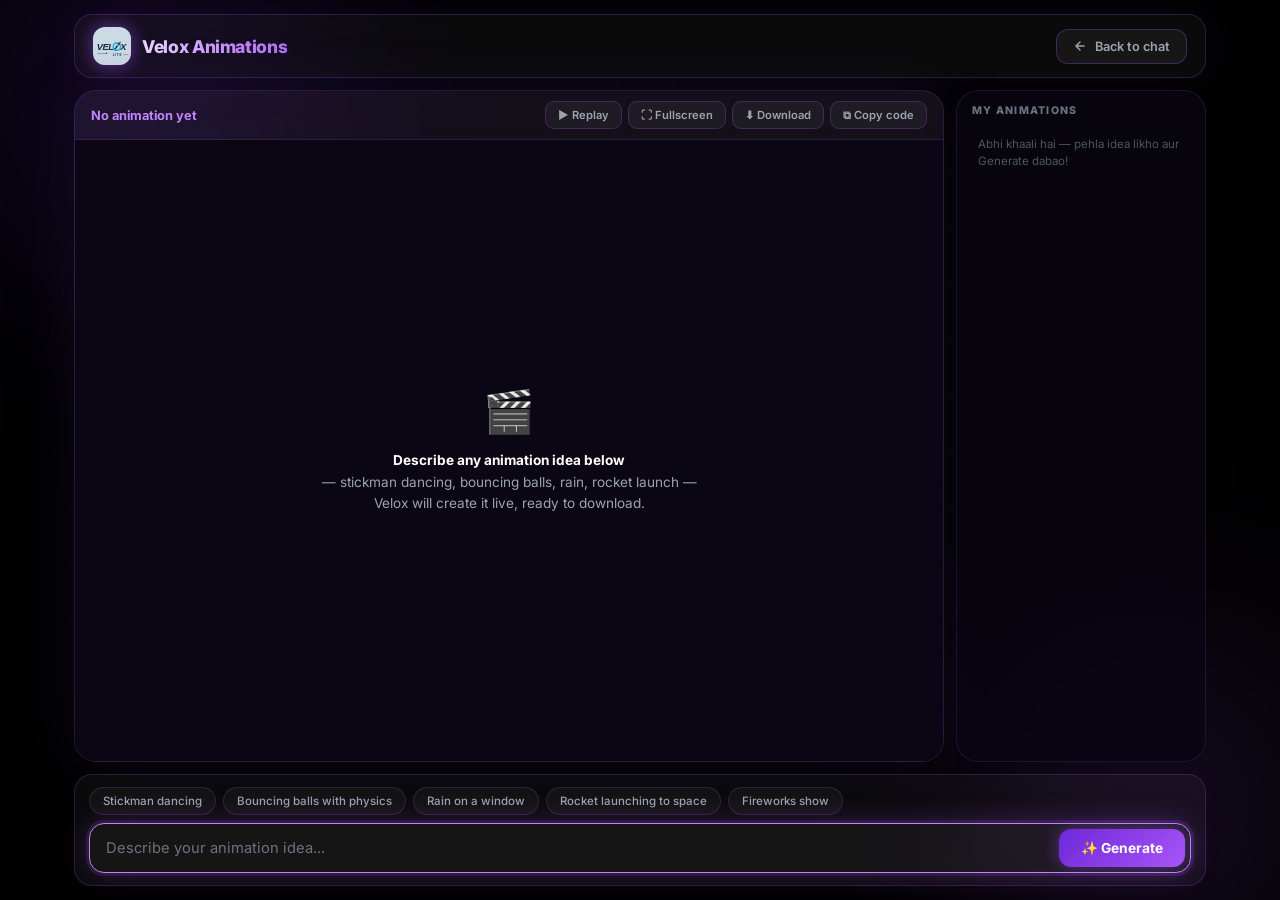
<file: animations.html>
<!DOCTYPE html>
<html lang="en">
<head>
<meta charset="UTF-8">
<meta name="viewport" content="width=device-width, initial-scale=1.0">
<title>AI Animations — Velox Lite AI Assistant</title>
<meta name="description" content="Describe any idea and Velox Lite AI creates a live animation — free, downloadable.">
<link rel="icon" type="image/svg+xml" href="logo.svg">
<link rel="manifest" href="manifest.json">
<meta name="theme-color" content="#000000">
<meta name="mobile-web-app-capable" content="yes">
<meta name="apple-mobile-web-app-capable" content="yes">
<meta name="apple-mobile-web-app-status-bar-style" content="black-translucent">
<link rel="apple-touch-icon" href="icon-192.png">
<style>.logo img{width:100%;height:100%;border-radius:inherit;object-fit:cover;display:block}</style>
<link rel="preconnect" href="https://fonts.googleapis.com">
<link rel="preconnect" href="https://fonts.gstatic.com" crossorigin>
<link href="https://fonts.googleapis.com/css2?family=Inter:wght@300;400;500;600;700;800&display=swap" rel="stylesheet">
<style>
  :root{
    --bg:#000;--violet:#8b5cf6;--purple:#a855f7;--neon:#c084fc;--deep:#6d28d9;
    --text:#ececf1;--text-dim:#9ca3af;
    --glass:rgba(255,255,255,.04);--glass-border:rgba(168,85,247,.22);
  }
  *{margin:0;padding:0;box-sizing:border-box;}
  html,body{height:100%;}
  body{
    background:var(--bg);color:var(--text);
    font-family:'Inter',-apple-system,BlinkMacSystemFont,'Segoe UI',sans-serif;
    -webkit-font-smoothing:antialiased;overflow:hidden;
  }
  button{font-family:inherit;}

  .bg{position:fixed;inset:0;z-index:0;pointer-events:none;overflow:hidden;}
  .orb{position:absolute;border-radius:50%;filter:blur(120px);opacity:.26;animation:drift 18s ease-in-out infinite alternate;}
  .orb.a{width:520px;height:520px;background:radial-gradient(circle,#7c3aed,transparent 70%);top:-160px;left:-120px;}
  .orb.b{width:460px;height:460px;background:radial-gradient(circle,#a855f7,transparent 70%);bottom:-140px;right:-100px;animation-delay:-6s;animation-duration:22s;}
  @keyframes drift{0%{transform:translate(0,0) scale(1);}50%{transform:translate(60px,-40px) scale(1.12);}100%{transform:translate(-50px,50px) scale(.95);}}
  .grid-overlay{
    position:absolute;inset:0;
    background-image:linear-gradient(rgba(139,92,246,.05) 1px,transparent 1px),linear-gradient(90deg,rgba(139,92,246,.05) 1px,transparent 1px);
    background-size:56px 56px;
    mask-image:radial-gradient(ellipse at center,black 30%,transparent 75%);
    -webkit-mask-image:radial-gradient(ellipse at center,black 30%,transparent 75%);
  }
  @keyframes appIn{from{opacity:0;transform:translateY(18px);}to{opacity:1;transform:translateY(0);}}
  @keyframes blink{0%,100%{opacity:1;}50%{opacity:.4;}}

  .app{
    position:relative;z-index:1;height:100dvh;
    display:flex;flex-direction:column;gap:12px;
    max-width:1160px;margin:0 auto;padding:14px;
    animation:appIn .8s cubic-bezier(.22,1,.36,1) both;
  }

  header{
    display:flex;align-items:center;justify-content:space-between;gap:12px;
    padding:12px 18px;
    background:var(--glass);border:1px solid var(--glass-border);border-radius:18px;
    backdrop-filter:blur(18px);-webkit-backdrop-filter:blur(18px);
    box-shadow:0 0 40px rgba(139,92,246,.08);
  }
  .brand{display:flex;align-items:center;gap:11px;}
  .logo{
    width:38px;height:38px;border-radius:12px;display:grid;place-items:center;
    background:linear-gradient(135deg,var(--deep),var(--purple));
    box-shadow:0 0 18px rgba(168,85,247,.55);
    animation:logoPulse 3.2s ease-in-out infinite;
  }
  @keyframes logoPulse{0%,100%{box-shadow:0 0 18px rgba(168,85,247,.55);}50%{box-shadow:0 0 28px rgba(192,132,252,.85);}}
  .grad{
    font-weight:800;letter-spacing:-.02em;
    background:linear-gradient(90deg,#e9d5ff,var(--neon),var(--purple),#e9d5ff);
    background-size:200% auto;-webkit-background-clip:text;background-clip:text;-webkit-text-fill-color:transparent;
    animation:shine 5s linear infinite;
  }
  @keyframes shine{to{background-position:200% center;}}
  .brand h1{font-size:1.1rem;}
  .back-btn{
    display:flex;align-items:center;gap:8px;
    padding:9px 16px;border-radius:12px;cursor:pointer;text-decoration:none;
    background:rgba(255,255,255,.05);border:1px solid rgba(168,85,247,.3);
    color:var(--text-dim);font-size:.8rem;font-weight:600;transition:all .25s ease;
  }
  .back-btn:hover{color:#fff;border-color:var(--neon);box-shadow:0 0 16px rgba(168,85,247,.4);transform:translateY(-1px);}

  .main{flex:1;min-height:0;display:flex;gap:12px;}

  /* player */
  .stage{
    flex:1;min-width:0;display:flex;flex-direction:column;
    background:linear-gradient(180deg,rgba(255,255,255,.045),rgba(255,255,255,.02));
    border:1px solid var(--glass-border);border-radius:22px;
    backdrop-filter:blur(20px);-webkit-backdrop-filter:blur(20px);
    box-shadow:0 0 60px rgba(139,92,246,.1),0 24px 60px rgba(0,0,0,.6);
    overflow:hidden;
  }
  .stage-head{
    display:flex;align-items:center;justify-content:space-between;gap:10px;
    padding:10px 16px;border-bottom:1px solid rgba(168,85,247,.16);
    background:rgba(168,85,247,.06);
  }
  .stage-head .t{font-size:.8rem;font-weight:700;color:var(--neon);white-space:nowrap;overflow:hidden;text-overflow:ellipsis;}
  .acts{display:flex;gap:6px;flex-wrap:wrap;}
  .cbtn{
    display:flex;align-items:center;gap:5px;
    font-size:.7rem;font-weight:600;color:var(--text-dim);
    background:rgba(255,255,255,.05);border:1px solid rgba(168,85,247,.25);
    padding:6px 12px;border-radius:9px;cursor:pointer;transition:all .2s ease;
  }
  .cbtn:hover{color:#fff;border-color:var(--neon);box-shadow:0 0 12px rgba(168,85,247,.35);}
  .stage-body{flex:1;min-height:0;position:relative;background:#0a0614;}
  .stage-body iframe{width:100%;height:100%;border:none;display:block;background:#0a0614;}
  .empty-stage{
    position:absolute;inset:0;display:flex;flex-direction:column;align-items:center;justify-content:center;gap:14px;
    color:var(--text-dim);text-align:center;padding:20px;
  }
  .empty-stage .big{font-size:2.6rem;animation:float 4s ease-in-out infinite;}
  @keyframes float{0%,100%{transform:translateY(0);}50%{transform:translateY(-10px);}}
  .empty-stage p{font-size:.85rem;max-width:380px;line-height:1.6;}

  .loading-stage{
    position:absolute;inset:0;display:none;flex-direction:column;align-items:center;justify-content:center;gap:16px;
    background:rgba(5,3,10,.85);backdrop-filter:blur(6px);z-index:5;
  }
  .loading-stage.show{display:flex;}
  .spinner{
    width:52px;height:52px;border-radius:50%;
    border:3px solid rgba(168,85,247,.2);border-top-color:var(--neon);
    animation:spin 1s linear infinite;
    box-shadow:0 0 24px rgba(168,85,247,.3);
  }
  @keyframes spin{to{transform:rotate(360deg);}}
  .loading-stage .lt{font-size:.82rem;color:var(--neon);font-weight:600;animation:blink 1.6s ease-in-out infinite;}

  /* gallery */
  .gallery{
    width:250px;flex-shrink:0;display:flex;flex-direction:column;
    background:rgba(10,6,18,.72);
    border:1px solid rgba(168,85,247,.16);border-radius:22px;
    backdrop-filter:blur(20px);-webkit-backdrop-filter:blur(20px);
    overflow:hidden;
  }
  .gal-head{padding:13px 15px 9px;font-size:.66rem;font-weight:800;color:#6b7280;letter-spacing:.12em;text-transform:uppercase;}
  .gal-list{flex:1;overflow-y:auto;padding:0 9px 10px;display:flex;flex-direction:column;gap:6px;}
  .gal-list::-webkit-scrollbar{width:5px;}
  .gal-list::-webkit-scrollbar-thumb{background:linear-gradient(var(--deep),var(--purple));border-radius:99px;}
  .gal-item{
    display:flex;align-items:center;gap:8px;
    padding:10px 11px;border-radius:11px;cursor:pointer;
    font-size:.78rem;color:var(--text-dim);
    border:1px solid transparent;
    transition:all .2s ease;animation:appIn .3s ease both;
  }
  .gal-item:hover{background:rgba(168,85,247,.1);color:#fff;}
  .gal-item.active{background:rgba(168,85,247,.16);color:#fff;border-color:rgba(168,85,247,.3);}
  .gal-item .gt{flex:1;overflow:hidden;white-space:nowrap;text-overflow:ellipsis;}
  .gal-item .gx{
    background:none;border:none;color:#6b7280;cursor:pointer;font-size:.75rem;
    width:20px;height:20px;border-radius:6px;display:none;place-items:center;
  }
  .gal-item:hover .gx{display:grid;}
  .gal-item .gx:hover{color:#fca5a5;background:rgba(248,113,113,.12);}
  .gal-empty{padding:10px 12px;font-size:.72rem;color:#4b5563;line-height:1.5;}

  /* input */
  .input-bar{
    display:flex;flex-direction:column;gap:8px;
    padding:12px 14px;
    background:var(--glass);border:1px solid var(--glass-border);border-radius:18px;
    backdrop-filter:blur(18px);-webkit-backdrop-filter:blur(18px);
  }
  .chips{display:flex;gap:7px;flex-wrap:wrap;}
  .chip{
    font-size:.72rem;font-weight:500;color:var(--text-dim);
    background:rgba(255,255,255,.04);border:1px solid rgba(168,85,247,.2);
    padding:6px 13px;border-radius:999px;cursor:pointer;transition:all .25s ease;
  }
  .chip:hover{color:#fff;border-color:var(--neon);background:rgba(168,85,247,.14);box-shadow:0 0 16px rgba(168,85,247,.35);transform:translateY(-2px);}
  .input-inner{
    display:flex;gap:10px;align-items:center;
    background:rgba(255,255,255,.045);border:1px solid rgba(168,85,247,.25);
    border-radius:15px;padding:5px 5px 5px 16px;
    transition:border-color .3s ease,box-shadow .3s ease;
  }
  .input-inner:focus-within{border-color:var(--neon);box-shadow:0 0 0 3px rgba(168,85,247,.14),0 0 30px rgba(168,85,247,.25);}
  #idea{flex:1;background:transparent;border:none;outline:none;color:var(--text);font-family:inherit;font-size:.92rem;padding:10px 0;min-width:0;}
  #idea::placeholder{color:#6b7280;}
  #gen{
    display:flex;align-items:center;gap:8px;
    padding:11px 22px;border-radius:12px;border:none;cursor:pointer;
    background:linear-gradient(135deg,var(--deep),var(--purple));color:#fff;
    font-size:.86rem;font-weight:700;
    box-shadow:0 0 16px rgba(168,85,247,.4);transition:all .25s ease;flex-shrink:0;
  }
  #gen:hover{transform:translateY(-2px);box-shadow:0 0 26px rgba(192,132,252,.75);}
  #gen:disabled{opacity:.45;cursor:not-allowed;transform:none;}

  /* fullscreen modal */
  .modal-veil{
    position:fixed;inset:0;z-index:60;background:rgba(0,0,0,.8);
    backdrop-filter:blur(6px);display:none;place-items:center;padding:14px;
    animation:appIn .25s ease both;
  }
  .modal-veil.show{display:grid;}
  .fs-box{
    width:min(1100px,97vw);height:min(720px,92vh);
    display:flex;flex-direction:column;
    background:#0c0817;border:1px solid var(--glass-border);border-radius:20px;overflow:hidden;
    box-shadow:0 0 70px rgba(139,92,246,.3);
  }
  .fs-head{display:flex;align-items:center;justify-content:space-between;padding:10px 16px;background:rgba(168,85,247,.1);border-bottom:1px solid rgba(168,85,247,.2);}
  .fs-head .t{font-size:.8rem;font-weight:700;color:var(--neon);}
  .fs-box iframe{flex:1;border:none;width:100%;background:#0a0614;}

  .toast-wrap{position:fixed;bottom:22px;left:50%;transform:translateX(-50%);z-index:99;display:flex;flex-direction:column;gap:8px;align-items:center;pointer-events:none;}
  .toast{
    padding:10px 18px;border-radius:12px;font-size:.8rem;font-weight:500;color:#fff;
    background:linear-gradient(135deg,rgba(45,30,75,.95),rgba(20,14,36,.95));
    border:1px solid var(--glass-border);box-shadow:0 0 30px rgba(139,92,246,.35);
    animation:appIn .3s ease both;
  }
  .toast.out{transition:all .3s ease;opacity:0;transform:translateY(10px);}

  @media (max-width:820px){
    .gallery{display:none;}
    .brand h1{font-size:.95rem;}
    .acts .cbtn{padding:6px 9px;}
  }
</style>
</head>
<body>

<div class="bg">
  <div class="grid-overlay"></div>
  <div class="orb a"></div>
  <div class="orb b"></div>
</div>

<div class="app">
  <header>
    <div class="brand">
      <div class="logo"><img src="logo.svg" alt="Velox"></div>
      <h1 class="grad">Velox Animations</h1>
    </div>
    <a class="back-btn" href="index.html">
      <svg width="14" height="14" viewBox="0 0 24 24" fill="none" stroke="currentColor" stroke-width="2.4" stroke-linecap="round" stroke-linejoin="round"><path d="M19 12H5M12 19l-7-7 7-7"/></svg>
      Back to chat
    </a>
  </header>

  <div class="main">
    <div class="stage">
      <div class="stage-head">
        <span class="t" id="stageTitle">No animation yet</span>
        <div class="acts">
          <button class="cbtn" id="btnReplay">▶ Replay</button>
          <button class="cbtn" id="btnFull">⛶ Fullscreen</button>
          <button class="cbtn" id="btnDl">⬇ Download</button>
          <button class="cbtn" id="btnCopy">⧉ Copy code</button>
        </div>
      </div>
      <div class="stage-body">
        <iframe id="player" sandbox="allow-scripts"></iframe>
        <div class="empty-stage" id="emptyStage">
          <div class="big">🎬</div>
          <p><b style="color:#fff">Describe any animation idea below</b><br>— stickman dancing, bouncing balls, rain, rocket launch —<br>Velox will create it live, ready to download.</p>
        </div>
        <div class="loading-stage" id="loadingStage">
          <div class="spinner"></div>
          <div class="lt">Velox is animating your idea...</div>
        </div>
      </div>
    </div>

    <div class="gallery">
      <div class="gal-head">My Animations</div>
      <div class="gal-list" id="galList"></div>
    </div>
  </div>

  <div class="input-bar">
    <div class="chips" id="chips">
      <button class="chip">Stickman dancing</button>
      <button class="chip">Bouncing balls with physics</button>
      <button class="chip">Rain on a window</button>
      <button class="chip">Rocket launching to space</button>
      <button class="chip">Fireworks show</button>
    </div>
    <div class="input-inner">
      <input id="idea" type="text" placeholder="Describe your animation idea..." autocomplete="off"/>
      <button id="gen">✨ Generate</button>
    </div>
  </div>
</div>

<div class="modal-veil" id="fsVeil">
  <div class="fs-box">
    <div class="fs-head">
      <span class="t" id="fsTitle">Velox Animation</span>
      <button class="cbtn" id="fsClose">✕ Close</button>
    </div>
    <iframe id="fsFrame" sandbox="allow-scripts"></iframe>
  </div>
</div>

<div class="toast-wrap" id="toastWrap"></div>

<script>
  const $=id=>document.getElementById(id);
  const store={
    get(k){try{return localStorage.getItem(k);}catch(e){return null;}},
    set(k,v){try{localStorage.setItem(k,v);}catch(e){}}
  };
  const jget=(k,f)=>{const v=store.get(k);if(!v)return f;try{return JSON.parse(v);}catch(e){return f;}};
  const jset=(k,v)=>store.set(k,JSON.stringify(v));
  function toast(msg){
    const t=document.createElement('div');t.className='toast';t.textContent=msg;
    $('toastWrap').appendChild(t);
    setTimeout(()=>{t.classList.add('out');setTimeout(()=>t.remove(),350);},2600);
  }
  function copyText(t){
    if(navigator.clipboard&&navigator.clipboard.writeText)return navigator.clipboard.writeText(t);
    const ta=document.createElement('textarea');ta.value=t;document.body.appendChild(ta);
    ta.select();try{document.execCommand('copy');}catch(e){}ta.remove();
    return Promise.resolve();
  }

  /* ---- usage limits (shared with chat app) ---- */
  const SUBS={
    free:{label:"Free",msgs:2000},smart:{label:"Smart",msgs:8000},pro:{label:"Pro",msgs:10000},
    velox:{label:"Velox",msgs:-1},community:{label:"Community",msgs:8000},
    manager:{label:"Manager",msgs:10000},coowner:{label:"Co-Owner",msgs:-1},owner:{label:"Owner",msgs:-1}
  };
  function sessionEmail(){return store.get('vx_session')||null;}
  function mySub(){
    const em=sessionEmail();if(!em)return 'free';
    const users=jget('vx_users',{});const u=users[em];
    return (u&&u.sub&&SUBS[u.sub])?u.sub:'free';
  }
  function usageKey(){return 'vx_usage_'+(sessionEmail()||'guest');}
  function canUse(){
    const lim=SUBS[mySub()].msgs;if(lim<0)return true;
    const today=new Date().toDateString();
    const u=jget(usageKey(),null);
    if(!u||u.d!==today)return true;
    return (u.m||0)<lim;
  }
  function bumpUsage(){
    const today=new Date().toDateString();
    let u=jget(usageKey(),null);
    if(!u||u.d!==today)u={d:today,m:0,i:0};
    u.m++;jset(usageKey(),u);
  }

  /* ---- AI ---- */
  const ANIM_PROMPT="You are Velox Animator, an expert creative coder. The user describes an animation idea. Reply with ONLY one complete self-contained HTML document (inline CSS and JS, no external files) implementing an IMPRESSIVE, COMPLEX animation of that idea. Rules: use <canvas> with requestAnimationFrame for characters/physics; characters (stickman, people, animals) MUST be articulated figures with joints (head, torso, arms with elbows, legs with knees) animated with sine-based motion \u2014 NEVER a static drawing and NEVER just moving text; add background atmosphere (gradient, particles, lights, shadow); smooth infinite loop; canvas fills the window and handles resize; dark background unless asked otherwise. Keep total code under 240 lines. Output the ENTIRE document inside ONE ```html fenced block with ZERO text outside it.";
  async function askProxy(idea){
    const res=await fetch("/api/chat",{
      method:"POST",headers:{"Content-Type":"application/json"},
      body:JSON.stringify({
        messages:[{role:"system",content:ANIM_PROMPT},{role:"user",content:idea}],
        model:"qwen/qwen3-coder:free",max_tokens:8000
      })
    });
    const data=await res.json().catch(()=>null);
    if(!data)throw new Error("HTTP "+res.status);
    if(!res.ok||data.error)throw new Error(data.error||("HTTP "+res.status));
    if(data.content)return data.content;
    throw new Error("Empty response");
  }
  async function askFallback(idea){
    const res=await fetch("https://text.pollinations.ai/openai",{
      method:"POST",headers:{"Content-Type":"application/json"},
      body:JSON.stringify({model:"openai",messages:[{role:"system",content:ANIM_PROMPT},{role:"user",content:idea}]})
    });
    if(!res.ok)throw new Error("HTTP "+res.status);
    const ct=res.headers.get("content-type")||"";
    if(ct.includes("application/json")){
      const data=await res.json();
      const msg=data.choices&&data.choices[0]&&data.choices[0].message;
      if(msg&&msg.content)return msg.content;
    }
    const t=(await res.text()).trim();
    if(t)return t;
    throw new Error("Empty response");
  }
  function extractCode(reply){
    let m=reply.match(/```(?:html)?\s*\n?([\s\S]*?)```/);
    if(m)return m[1].trim();
    m=reply.match(/```(?:html)?\s*\n?([\s\S]+)$/);
    if(m&&/</.test(m[1])){
      let c=m[1].trim();
      if(!/<\/html>\s*$/i.test(c))c+='\n</body></html>';
      return c;
    }
    if(/^\s*<(!doctype|html|canvas|svg)/i.test(reply))return reply.trim();
    return null;
  }

  /* ---- built-in premium presets (always work) ---- */
  const STICKMAN=`<!DOCTYPE html><html><head><meta charset="utf-8"><style>html,body{margin:0;height:100%;background:#07030f;overflow:hidden}canvas{display:block}</style></head><body><canvas id="c"></canvas><script>
const cv=document.getElementById('c'),g2=cv.getContext('2d');
let W,H;function rs(){W=cv.width=innerWidth;H=cv.height=innerHeight;}rs();addEventListener('resize',rs);
const conf=[];for(let i=0;i<90;i++)conf.push({x:Math.random(),y:Math.random(),s:Math.random()*4+2,v:Math.random()*.6+.3,h:Math.random()*360});
function limb(x1,y1,a1,l1,a2,l2){const mx=x1+Math.cos(a1)*l1,my=y1+Math.sin(a1)*l1;const ex=mx+Math.cos(a1+a2)*l2,ey=my+Math.sin(a1+a2)*l2;g2.beginPath();g2.moveTo(x1,y1);g2.lineTo(mx,my);g2.lineTo(ex,ey);g2.stroke();}
let t=0;
function draw(){
t+=0.035;
const bg=g2.createLinearGradient(0,0,0,H);bg.addColorStop(0,'#0b0518');bg.addColorStop(1,'#170a2e');g2.fillStyle=bg;g2.fillRect(0,0,W,H);
for(let i=0;i<5;i++){const a=t*.7+i*1.256;g2.save();g2.globalAlpha=.08;g2.fillStyle='hsl('+((t*40+i*72)%360)+',90%,60%)';g2.beginPath();g2.moveTo(W/2,0);const bx=W/2+Math.cos(a)*W;g2.lineTo(bx-140,H);g2.lineTo(bx+140,H);g2.closePath();g2.fill();g2.restore();}
conf.forEach(p=>{p.y+=p.v/100;if(p.y>1)p.y=-0.02;g2.fillStyle='hsla('+p.h+',90%,65%,.8)';g2.fillRect(p.x*W,p.y*H,p.s,p.s);});
g2.fillStyle='rgba(160,90,255,.08)';g2.fillRect(0,H*.82,W,H*.18);
const groundY=H*.82,bounce=Math.abs(Math.sin(t*2))*22;
const hipY=groundY-150-bounce,hipX=W/2+Math.sin(t)*34;
g2.fillStyle='rgba(0,0,0,.5)';g2.beginPath();g2.ellipse(hipX,groundY+8,70-bounce*.8,14,0,0,7);g2.fill();
g2.strokeStyle='#fff';g2.lineWidth=9;g2.lineCap='round';g2.lineJoin='round';
const lp=Math.sin(t*4),rp=Math.sin(t*4+Math.PI);
limb(hipX,hipY,Math.PI/2-lp*.5,62,lp*.9+.2,62);
limb(hipX,hipY,Math.PI/2-rp*.5,62,rp*.9+.2,62);
const shX=hipX+Math.sin(t*2)*8,shY=hipY-78;
g2.beginPath();g2.moveTo(hipX,hipY);g2.lineTo(shX,shY);g2.stroke();
const la=Math.sin(t*4+1.3),ra=Math.sin(t*4+Math.PI+1.3);
limb(shX,shY,-Math.PI/2+.9+la*.8,52,-la*.9,48);
limb(shX,shY,-Math.PI/2-.9+ra*.8,52,ra*.9,48);
const hx=shX+Math.sin(t*2)*6,hy=shY-34+Math.sin(t*4)*4;
g2.beginPath();g2.arc(hx,hy,22,0,7);g2.stroke();
g2.save();g2.globalAlpha=.25;g2.strokeStyle='#c084fc';g2.lineWidth=15;g2.beginPath();g2.arc(hx,hy,22,0,7);g2.stroke();g2.restore();
requestAnimationFrame(draw);}
draw();
<\/script></body></html>`;
  function matchPreset(idea){
    if(/stick\s*-?\s*man|stickman|stick\s*figure/i.test(idea))return STICKMAN;
    return null;
  }

  /* ---- gallery ---- */
  let anims=jget('vx_anims',[]); // [{id,title,code,ts}]
  let current=null;
  function saveAnims(){jset('vx_anims',anims.slice(0,20));}
  function renderGallery(){
    const gl=$('galList');gl.innerHTML='';
    if(!anims.length){
      const d=document.createElement('div');d.className='gal-empty';
      d.textContent='Abhi khaali hai — pehla idea likho aur Generate dabao!';
      gl.appendChild(d);return;
    }
    anims.forEach(a=>{
      const it=document.createElement('div');
      it.className='gal-item'+(current&&current.id===a.id?' active':'');
      it.innerHTML='<span>🎬</span><span class="gt"></span><button class="gx" title="Delete">🗑</button>';
      it.querySelector('.gt').textContent=a.title;
      it.onclick=e=>{
        if(e.target.closest('.gx')){
          anims=anims.filter(x=>x.id!==a.id);saveAnims();
          if(current&&current.id===a.id){current=null;$('player').srcdoc='';$('emptyStage').style.display='flex';$('stageTitle').textContent='No animation yet';}
          renderGallery();return;
        }
        loadAnim(a);
      };
      gl.appendChild(it);
    });
  }
  function loadAnim(a){
    current=a;
    $('emptyStage').style.display='none';
    $('player').srcdoc=a.code;
    $('stageTitle').textContent=a.title;
    renderGallery();
  }

  /* ---- generate ---- */
  let busy=false;
  async function generate(raw){
    const idea=(raw??$('idea').value).trim();
    if(!idea||busy)return;
    if(!canUse()){toast('🚫 Daily limit khatam — kal aana ya upgrade lena!');return;}
    busy=true;$('gen').disabled=true;$('idea').value='';
    $('emptyStage').style.display='none';
    $('loadingStage').classList.add('show');
    $('stageTitle').textContent='Generating: '+idea;
    let code=null,err='';
    const preset=matchPreset(idea);
    if(preset){
      await new Promise(r=>setTimeout(r,900));
      code=preset;
    }else{
      try{code=extractCode(await askProxy(idea));}
      catch(e){err=e.message;}
      if(!code){
        try{code=extractCode(await askFallback(idea));}
        catch(e){err=e.message;}
      }
    }
    $('loadingStage').classList.remove('show');
    if(code){
      const a={id:'a'+Date.now().toString(36),title:idea.length>40?idea.slice(0,40)+'…':idea,code,ts:Date.now()};
      anims.unshift(a);saveAnims();
      loadAnim(a);
      bumpUsage();
      toast('✨ Animation ready!');
    }else{
      $('stageTitle').textContent='Failed — try again';
      $('emptyStage').style.display='flex';
      toast('⚠️ Ban nahi payi ('+err+') — dobara try karo');
    }
    busy=false;$('gen').disabled=false;$('idea').focus();
  }
  $('gen').onclick=()=>generate();
  $('idea').addEventListener('keydown',e=>{if(e.key==='Enter')generate();});
  $('chips').addEventListener('click',e=>{
    if(e.target.classList.contains('chip'))generate(e.target.textContent);
  });

  /* ---- player actions ---- */
  $('btnReplay').onclick=()=>{if(current)$('player').srcdoc=current.code;};
  $('btnFull').onclick=()=>{
    if(!current)return;
    $('fsTitle').textContent=current.title;
    $('fsFrame').srcdoc=current.code;
    $('fsVeil').classList.add('show');
  };
  $('fsClose').onclick=()=>{$('fsVeil').classList.remove('show');$('fsFrame').srcdoc='';};
  $('fsVeil').addEventListener('click',e=>{if(e.target===$('fsVeil'))$('fsClose').click();});
  $('btnDl').onclick=()=>{
    if(!current)return;
    const b=new Blob([current.code],{type:'text/html'});
    const a=document.createElement('a');
    a.href=URL.createObjectURL(b);
    a.download='velox-animation-'+current.id+'.html';
    document.body.appendChild(a);a.click();a.remove();
    setTimeout(()=>URL.revokeObjectURL(a.href),5000);
    toast('⬇ Downloaded — double-click file to play');
  };
  $('btnCopy').onclick=()=>{
    if(!current)return;
    copyText(current.code).then(()=>toast('⧉ Code copied!'));
  };

  /* init */
  renderGallery();
  if(anims.length)loadAnim(anims[0]);
  $('idea').focus();
</script>


<script>
if('serviceWorker' in navigator){
  window.addEventListener('load',()=>{navigator.serviceWorker.register('sw.js').catch(()=>{});});
}
</script>
</body>
</html>
</file>
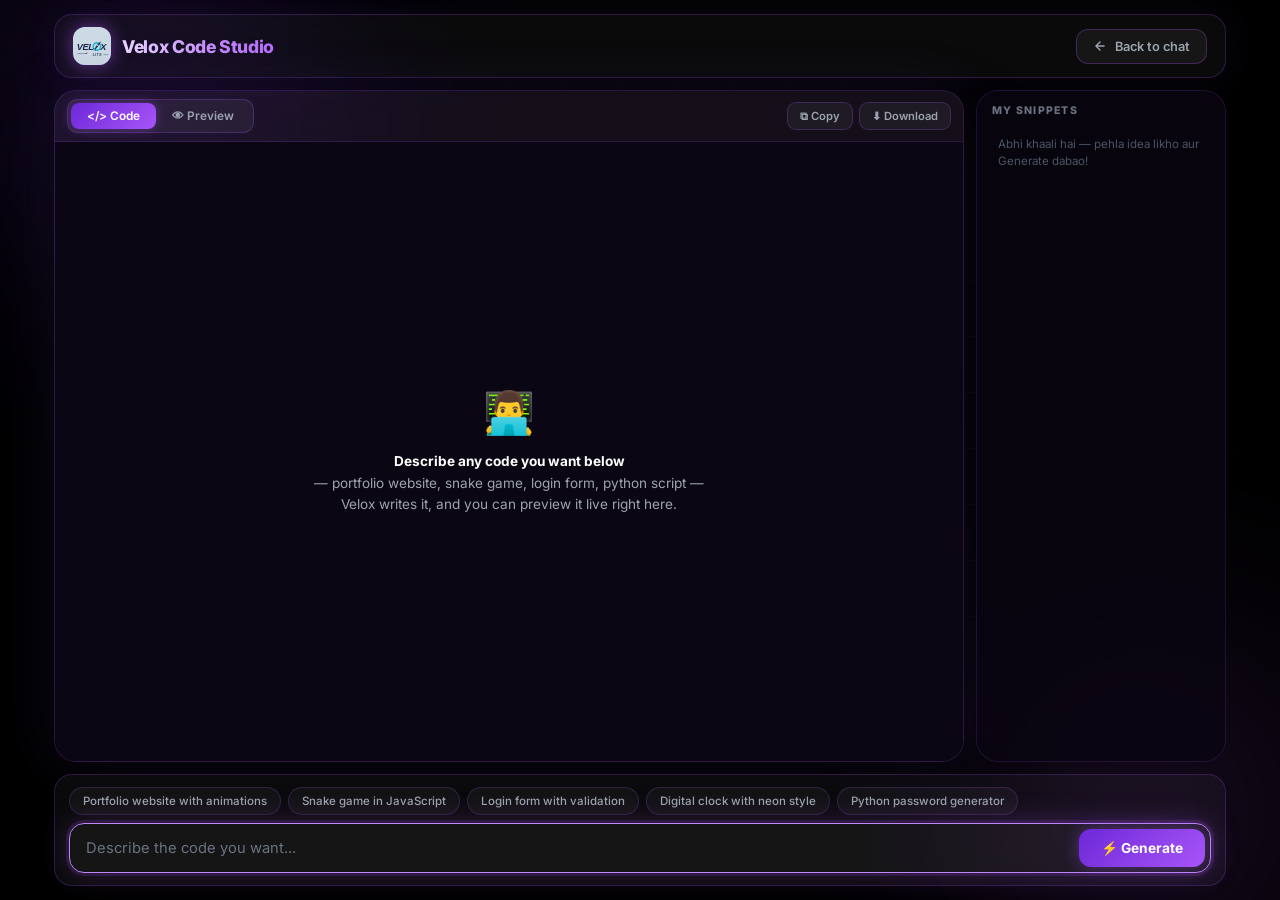
<file: code.html>
<!DOCTYPE html>
<html lang="en">
<head>
<meta charset="UTF-8">
<meta name="viewport" content="width=device-width, initial-scale=1.0">
<title>AI Code Studio — Velox Lite AI Assistant</title>
<meta name="description" content="Describe what you want and Velox Lite AI writes production-quality code — with instant live preview, copy and download.">
<link rel="icon" type="image/svg+xml" href="logo.svg">
<link rel="manifest" href="manifest.json">
<meta name="theme-color" content="#000000">
<meta name="mobile-web-app-capable" content="yes">
<meta name="apple-mobile-web-app-capable" content="yes">
<meta name="apple-mobile-web-app-status-bar-style" content="black-translucent">
<link rel="apple-touch-icon" href="icon-192.png">
<style>.logo img{width:100%;height:100%;border-radius:inherit;object-fit:cover;display:block}</style>
<link rel="preconnect" href="https://fonts.googleapis.com">
<link rel="preconnect" href="https://fonts.gstatic.com" crossorigin>
<link href="https://fonts.googleapis.com/css2?family=Inter:wght@300;400;500;600;700;800&display=swap" rel="stylesheet">
<style>
  :root{
    --bg:#000;--violet:#8b5cf6;--purple:#a855f7;--neon:#c084fc;--deep:#6d28d9;
    --text:#ececf1;--text-dim:#9ca3af;
    --glass:rgba(255,255,255,.04);--glass-border:rgba(168,85,247,.22);
  }
  *{margin:0;padding:0;box-sizing:border-box;}
  html,body{height:100%;}
  body{
    background:var(--bg);color:var(--text);
    font-family:'Inter',-apple-system,BlinkMacSystemFont,'Segoe UI',sans-serif;
    -webkit-font-smoothing:antialiased;overflow:hidden;
  }
  button{font-family:inherit;}

  .bg{position:fixed;inset:0;z-index:0;pointer-events:none;overflow:hidden;}
  .orb{position:absolute;border-radius:50%;filter:blur(120px);opacity:.26;animation:drift 18s ease-in-out infinite alternate;}
  .orb.a{width:520px;height:520px;background:radial-gradient(circle,#7c3aed,transparent 70%);top:-160px;left:-120px;}
  .orb.b{width:460px;height:460px;background:radial-gradient(circle,#a855f7,transparent 70%);bottom:-140px;right:-100px;animation-delay:-6s;animation-duration:22s;}
  @keyframes drift{0%{transform:translate(0,0) scale(1);}50%{transform:translate(60px,-40px) scale(1.12);}100%{transform:translate(-50px,50px) scale(.95);}}
  .grid-overlay{
    position:absolute;inset:0;
    background-image:linear-gradient(rgba(139,92,246,.05) 1px,transparent 1px),linear-gradient(90deg,rgba(139,92,246,.05) 1px,transparent 1px);
    background-size:56px 56px;
    mask-image:radial-gradient(ellipse at center,black 30%,transparent 75%);
    -webkit-mask-image:radial-gradient(ellipse at center,black 30%,transparent 75%);
  }
  @keyframes appIn{from{opacity:0;transform:translateY(18px);}to{opacity:1;transform:translateY(0);}}
  @keyframes blink{0%,100%{opacity:1;}50%{opacity:.4;}}

  .app{
    position:relative;z-index:1;height:100dvh;
    display:flex;flex-direction:column;gap:12px;
    max-width:1200px;margin:0 auto;padding:14px;
    animation:appIn .8s cubic-bezier(.22,1,.36,1) both;
  }

  header{
    display:flex;align-items:center;justify-content:space-between;gap:12px;
    padding:12px 18px;
    background:var(--glass);border:1px solid var(--glass-border);border-radius:18px;
    backdrop-filter:blur(18px);-webkit-backdrop-filter:blur(18px);
    box-shadow:0 0 40px rgba(139,92,246,.08);
  }
  .brand{display:flex;align-items:center;gap:11px;}
  .logo{
    width:38px;height:38px;border-radius:12px;display:grid;place-items:center;
    background:linear-gradient(135deg,var(--deep),var(--purple));
    box-shadow:0 0 18px rgba(168,85,247,.55);
    animation:logoPulse 3.2s ease-in-out infinite;
  }
  @keyframes logoPulse{0%,100%{box-shadow:0 0 18px rgba(168,85,247,.55);}50%{box-shadow:0 0 28px rgba(192,132,252,.85);}}
  .grad{
    font-weight:800;letter-spacing:-.02em;
    background:linear-gradient(90deg,#e9d5ff,var(--neon),var(--purple),#e9d5ff);
    background-size:200% auto;-webkit-background-clip:text;background-clip:text;-webkit-text-fill-color:transparent;
    animation:shine 5s linear infinite;
  }
  @keyframes shine{to{background-position:200% center;}}
  .brand h1{font-size:1.1rem;}
  .back-btn{
    display:flex;align-items:center;gap:8px;
    padding:9px 16px;border-radius:12px;cursor:pointer;text-decoration:none;
    background:rgba(255,255,255,.05);border:1px solid rgba(168,85,247,.3);
    color:var(--text-dim);font-size:.8rem;font-weight:600;transition:all .25s ease;
  }
  .back-btn:hover{color:#fff;border-color:var(--neon);box-shadow:0 0 16px rgba(168,85,247,.4);transform:translateY(-1px);}

  .main{flex:1;min-height:0;display:flex;gap:12px;}

  /* studio */
  .stage{
    flex:1;min-width:0;display:flex;flex-direction:column;
    background:linear-gradient(180deg,rgba(255,255,255,.045),rgba(255,255,255,.02));
    border:1px solid var(--glass-border);border-radius:22px;
    backdrop-filter:blur(20px);-webkit-backdrop-filter:blur(20px);
    box-shadow:0 0 60px rgba(139,92,246,.1),0 24px 60px rgba(0,0,0,.6);
    overflow:hidden;
  }
  .stage-head{
    display:flex;align-items:center;justify-content:space-between;gap:10px;
    padding:8px 12px;border-bottom:1px solid rgba(168,85,247,.16);
    background:rgba(168,85,247,.06);flex-wrap:wrap;
  }
  .tabbar{
    display:flex;background:rgba(255,255,255,.05);border:1px solid rgba(168,85,247,.25);
    border-radius:11px;padding:3px;
  }
  .tab-btn{
    display:flex;align-items:center;gap:6px;
    border:none;background:transparent;color:var(--text-dim);
    font-size:.74rem;font-weight:600;padding:6px 16px;border-radius:8px;cursor:pointer;
    transition:all .25s ease;
  }
  .tab-btn:hover{color:#fff;}
  .tab-btn.active{background:linear-gradient(135deg,var(--deep),var(--purple));color:#fff;box-shadow:0 0 12px rgba(168,85,247,.4);}
  .tab-btn:disabled{opacity:.4;cursor:not-allowed;}
  .lang-pill{
    font-size:.62rem;font-weight:800;letter-spacing:.08em;text-transform:uppercase;
    color:var(--neon);border:1px solid rgba(192,132,252,.4);background:rgba(168,85,247,.1);
    padding:3px 10px;border-radius:999px;
  }
  .acts{display:flex;gap:6px;flex-wrap:wrap;}
  .cbtn{
    display:flex;align-items:center;gap:5px;
    font-size:.7rem;font-weight:600;color:var(--text-dim);
    background:rgba(255,255,255,.05);border:1px solid rgba(168,85,247,.25);
    padding:6px 12px;border-radius:9px;cursor:pointer;transition:all .2s ease;
  }
  .cbtn:hover{color:#fff;border-color:var(--neon);box-shadow:0 0 12px rgba(168,85,247,.35);}
  .cbtn.done{color:#34d399;border-color:rgba(52,211,153,.5);}

  .stage-body{flex:1;min-height:0;position:relative;background:#0a0614;}
  .code-pane{
    position:absolute;inset:0;overflow:auto;display:none;
    padding:18px 20px;
  }
  .code-pane.show{display:block;}
  .code-pane::-webkit-scrollbar{width:6px;height:6px;}
  .code-pane::-webkit-scrollbar-thumb{background:linear-gradient(var(--deep),var(--purple));border-radius:99px;}
  .code-pane pre{margin:0;}
  .code-pane code{
    font-family:'SF Mono',Consolas,Menlo,monospace;font-size:.82rem;line-height:1.6;
    color:#d8b4fe;white-space:pre;
  }
  .note-box{
    margin-top:16px;padding:10px 14px;border-radius:12px;
    background:rgba(168,85,247,.08);border:1px solid rgba(168,85,247,.22);
    font-size:.76rem;color:var(--text-dim);line-height:1.6;white-space:pre-wrap;
    font-family:'Inter',sans-serif;
  }
  .prev-pane{position:absolute;inset:0;display:none;}
  .prev-pane.show{display:block;}
  .prev-pane iframe{width:100%;height:100%;border:none;display:block;background:#fff;}

  .empty-stage{
    position:absolute;inset:0;display:flex;flex-direction:column;align-items:center;justify-content:center;gap:14px;
    color:var(--text-dim);text-align:center;padding:20px;
  }
  .empty-stage .big{font-size:2.6rem;animation:float 4s ease-in-out infinite;}
  @keyframes float{0%,100%{transform:translateY(0);}50%{transform:translateY(-10px);}}
  .empty-stage p{font-size:.85rem;max-width:400px;line-height:1.6;}

  .loading-stage{
    position:absolute;inset:0;display:none;flex-direction:column;align-items:center;justify-content:center;gap:16px;
    background:rgba(5,3,10,.85);backdrop-filter:blur(6px);z-index:5;
  }
  .loading-stage.show{display:flex;}
  .spinner{
    width:52px;height:52px;border-radius:50%;
    border:3px solid rgba(168,85,247,.2);border-top-color:var(--neon);
    animation:spin 1s linear infinite;
    box-shadow:0 0 24px rgba(168,85,247,.3);
  }
  @keyframes spin{to{transform:rotate(360deg);}}
  .loading-stage .lt{font-size:.82rem;color:var(--neon);font-weight:600;animation:blink 1.6s ease-in-out infinite;}

  /* gallery */
  .gallery{
    width:250px;flex-shrink:0;display:flex;flex-direction:column;
    background:rgba(10,6,18,.72);
    border:1px solid rgba(168,85,247,.16);border-radius:22px;
    backdrop-filter:blur(20px);-webkit-backdrop-filter:blur(20px);
    overflow:hidden;
  }
  .gal-head{padding:13px 15px 9px;font-size:.66rem;font-weight:800;color:#6b7280;letter-spacing:.12em;text-transform:uppercase;}
  .gal-list{flex:1;overflow-y:auto;padding:0 9px 10px;display:flex;flex-direction:column;gap:6px;}
  .gal-list::-webkit-scrollbar{width:5px;}
  .gal-list::-webkit-scrollbar-thumb{background:linear-gradient(var(--deep),var(--purple));border-radius:99px;}
  .gal-item{
    display:flex;align-items:center;gap:8px;
    padding:10px 11px;border-radius:11px;cursor:pointer;
    font-size:.78rem;color:var(--text-dim);
    border:1px solid transparent;
    transition:all .2s ease;animation:appIn .3s ease both;
  }
  .gal-item:hover{background:rgba(168,85,247,.1);color:#fff;}
  .gal-item.active{background:rgba(168,85,247,.16);color:#fff;border-color:rgba(168,85,247,.3);}
  .gal-item .gt{flex:1;overflow:hidden;white-space:nowrap;text-overflow:ellipsis;}
  .gal-item .gx{
    background:none;border:none;color:#6b7280;cursor:pointer;font-size:.75rem;
    width:20px;height:20px;border-radius:6px;display:none;place-items:center;
  }
  .gal-item:hover .gx{display:grid;}
  .gal-item .gx:hover{color:#fca5a5;background:rgba(248,113,113,.12);}
  .gal-empty{padding:10px 12px;font-size:.72rem;color:#4b5563;line-height:1.5;}

  /* input */
  .input-bar{
    display:flex;flex-direction:column;gap:8px;
    padding:12px 14px;
    background:var(--glass);border:1px solid var(--glass-border);border-radius:18px;
    backdrop-filter:blur(18px);-webkit-backdrop-filter:blur(18px);
  }
  .chips{display:flex;gap:7px;flex-wrap:wrap;}
  .chip{
    font-size:.72rem;font-weight:500;color:var(--text-dim);
    background:rgba(255,255,255,.04);border:1px solid rgba(168,85,247,.2);
    padding:6px 13px;border-radius:999px;cursor:pointer;transition:all .25s ease;
  }
  .chip:hover{color:#fff;border-color:var(--neon);background:rgba(168,85,247,.14);box-shadow:0 0 16px rgba(168,85,247,.35);transform:translateY(-2px);}
  .input-inner{
    display:flex;gap:10px;align-items:center;
    background:rgba(255,255,255,.045);border:1px solid rgba(168,85,247,.25);
    border-radius:15px;padding:5px 5px 5px 16px;
    transition:border-color .3s ease,box-shadow .3s ease;
  }
  .input-inner:focus-within{border-color:var(--neon);box-shadow:0 0 0 3px rgba(168,85,247,.14),0 0 30px rgba(168,85,247,.25);}
  #idea{flex:1;background:transparent;border:none;outline:none;color:var(--text);font-family:inherit;font-size:.92rem;padding:10px 0;min-width:0;}
  #idea::placeholder{color:#6b7280;}
  #gen{
    display:flex;align-items:center;gap:8px;
    padding:11px 22px;border-radius:12px;border:none;cursor:pointer;
    background:linear-gradient(135deg,var(--deep),var(--purple));color:#fff;
    font-size:.86rem;font-weight:700;
    box-shadow:0 0 16px rgba(168,85,247,.4);transition:all .25s ease;flex-shrink:0;
  }
  #gen:hover{transform:translateY(-2px);box-shadow:0 0 26px rgba(192,132,252,.75);}
  #gen:disabled{opacity:.45;cursor:not-allowed;transform:none;}

  .toast-wrap{position:fixed;bottom:22px;left:50%;transform:translateX(-50%);z-index:99;display:flex;flex-direction:column;gap:8px;align-items:center;pointer-events:none;}
  .toast{
    padding:10px 18px;border-radius:12px;font-size:.8rem;font-weight:500;color:#fff;
    background:linear-gradient(135deg,rgba(45,30,75,.95),rgba(20,14,36,.95));
    border:1px solid var(--glass-border);box-shadow:0 0 30px rgba(139,92,246,.35);
    animation:appIn .3s ease both;
  }
  .toast.out{transition:all .3s ease;opacity:0;transform:translateY(10px);}

  @media (max-width:860px){
    .gallery{display:none;}
    .brand h1{font-size:.95rem;}
  }
</style>
</head>
<body>

<div class="bg">
  <div class="grid-overlay"></div>
  <div class="orb a"></div>
  <div class="orb b"></div>
</div>

<div class="app">
  <header>
    <div class="brand">
      <div class="logo"><img src="logo.svg" alt="Velox"></div>
      <h1 class="grad">Velox Code Studio</h1>
    </div>
    <a class="back-btn" href="index.html">
      <svg width="14" height="14" viewBox="0 0 24 24" fill="none" stroke="currentColor" stroke-width="2.4" stroke-linecap="round" stroke-linejoin="round"><path d="M19 12H5M12 19l-7-7 7-7"/></svg>
      Back to chat
    </a>
  </header>

  <div class="main">
    <div class="stage">
      <div class="stage-head">
        <div style="display:flex;align-items:center;gap:10px;">
          <div class="tabbar">
            <button class="tab-btn active" id="tabCode">&lt;/&gt; Code</button>
            <button class="tab-btn" id="tabPrev">👁 Preview</button>
          </div>
          <span class="lang-pill" id="langPill" style="display:none">HTML</span>
        </div>
        <div class="acts">
          <button class="cbtn" id="btnCopy">⧉ Copy</button>
          <button class="cbtn" id="btnDl">⬇ Download</button>
        </div>
      </div>
      <div class="stage-body">
        <div class="code-pane" id="codePane">
          <pre><code id="codeEl"></code></pre>
          <div class="note-box" id="noteBox" style="display:none"></div>
        </div>
        <div class="prev-pane" id="prevPane">
          <iframe id="prevFrame" sandbox="allow-scripts"></iframe>
        </div>
        <div class="empty-stage" id="emptyStage">
          <div class="big">👨‍💻</div>
          <p><b style="color:#fff">Describe any code you want below</b><br>— portfolio website, snake game, login form, python script —<br>Velox writes it, and you can preview it live right here.</p>
        </div>
        <div class="loading-stage" id="loadingStage">
          <div class="spinner"></div>
          <div class="lt">Velox is writing your code...</div>
        </div>
      </div>
    </div>

    <div class="gallery">
      <div class="gal-head">My Snippets</div>
      <div class="gal-list" id="galList"></div>
    </div>
  </div>

  <div class="input-bar">
    <div class="chips" id="chips">
      <button class="chip">Portfolio website with animations</button>
      <button class="chip">Snake game in JavaScript</button>
      <button class="chip">Login form with validation</button>
      <button class="chip">Digital clock with neon style</button>
      <button class="chip">Python password generator</button>
    </div>
    <div class="input-inner">
      <input id="idea" type="text" placeholder="Describe the code you want..." autocomplete="off"/>
      <button id="gen">⚡ Generate</button>
    </div>
  </div>
</div>

<div class="toast-wrap" id="toastWrap"></div>

<script>
  const $=id=>document.getElementById(id);
  const store={
    get(k){try{return localStorage.getItem(k);}catch(e){return null;}},
    set(k,v){try{localStorage.setItem(k,v);}catch(e){}}
  };
  const jget=(k,f)=>{const v=store.get(k);if(!v)return f;try{return JSON.parse(v);}catch(e){return f;}};
  const jset=(k,v)=>store.set(k,JSON.stringify(v));
  function toast(msg){
    const t=document.createElement('div');t.className='toast';t.textContent=msg;
    $('toastWrap').appendChild(t);
    setTimeout(()=>{t.classList.add('out');setTimeout(()=>t.remove(),350);},2600);
  }
  function copyText(t){
    if(navigator.clipboard&&navigator.clipboard.writeText)return navigator.clipboard.writeText(t);
    const ta=document.createElement('textarea');ta.value=t;document.body.appendChild(ta);
    ta.select();try{document.execCommand('copy');}catch(e){}ta.remove();
    return Promise.resolve();
  }

  /* ---- usage limits (shared with chat app) ---- */
  const SUBS={
    free:{msgs:2000},smart:{msgs:8000},pro:{msgs:10000},velox:{msgs:-1},
    community:{msgs:8000},manager:{msgs:10000},coowner:{msgs:-1},owner:{msgs:-1}
  };
  function sessionEmail(){return store.get('vx_session')||null;}
  function mySub(){
    const em=sessionEmail();if(!em)return 'free';
    const users=jget('vx_users',{});const u=users[em];
    return (u&&u.sub&&SUBS[u.sub])?u.sub:'free';
  }
  function usageKey(){return 'vx_usage_'+(sessionEmail()||'guest');}
  function canUse(){
    const lim=SUBS[mySub()].msgs;if(lim<0)return true;
    const today=new Date().toDateString();
    const u=jget(usageKey(),null);
    if(!u||u.d!==today)return true;
    return (u.m||0)<lim;
  }
  function bumpUsage(){
    const today=new Date().toDateString();
    let u=jget(usageKey(),null);
    if(!u||u.d!==today)u={d:today,m:0,i:0};
    u.m++;jset(usageKey(),u);
  }

  /* ---- AI ---- */
  const CODE_PROMPT="You are Velox Code, an elite senior software engineer. The user describes what code they want. Produce the BEST possible code: complete, production-quality, modern best practices, clean structure, edge cases handled, brief helpful comments. Prefer FULL working files over fragments. For anything visual (websites, games, UI) output a complete self-contained HTML document with inline CSS/JS. Reply with ONE fenced code block with the correct language tag (```html, ```javascript, ```python etc.) containing ALL the code, then OPTIONALLY a usage note of maximum 3 short lines after the block. Nothing else.";
  async function askProxy(idea){
    const res=await fetch("/api/chat",{
      method:"POST",headers:{"Content-Type":"application/json"},
      body:JSON.stringify({
        messages:[{role:"system",content:CODE_PROMPT},{role:"user",content:idea}],
        model:"qwen/qwen3-coder:free",max_tokens:8000
      })
    });
    const data=await res.json().catch(()=>null);
    if(!data)throw new Error("HTTP "+res.status);
    if(!res.ok||data.error)throw new Error(data.error||("HTTP "+res.status));
    if(data.content)return data.content;
    throw new Error("Empty response");
  }
  async function askFallback(idea){
    const res=await fetch("https://text.pollinations.ai/openai",{
      method:"POST",headers:{"Content-Type":"application/json"},
      body:JSON.stringify({model:"openai",messages:[{role:"system",content:CODE_PROMPT},{role:"user",content:idea}]})
    });
    if(!res.ok)throw new Error("HTTP "+res.status);
    const ct=res.headers.get("content-type")||"";
    if(ct.includes("application/json")){
      const data=await res.json();
      const msg=data.choices&&data.choices[0]&&data.choices[0].message;
      if(msg&&msg.content)return msg.content;
    }
    const t=(await res.text()).trim();
    if(t)return t;
    throw new Error("Empty response");
  }
  function extract(reply){
    let m=reply.match(/```(\w*)\s*\n?([\s\S]*?)```([\s\S]*)?$/);
    if(m){
      return {lang:(m[1]||'code').toLowerCase(),code:m[2].trim(),note:(m[3]||'').trim().slice(0,400)};
    }
    m=reply.match(/```(\w*)\s*\n?([\s\S]+)$/);
    if(m&&m[2].length>40)return {lang:(m[1]||'code').toLowerCase(),code:m[2].trim(),note:''};
    if(/^\s*<(!doctype|html)/i.test(reply))return {lang:'html',code:reply.trim(),note:''};
    return null;
  }

  /* ---- preview builder ---- */
  function buildPreview(item){
    const c=item.code;
    if(/^\s*<(!doctype|html)/i.test(c))return c;
    if(/^(html|htm|svg|xml)$/.test(item.lang))return c;
    if(/<\w+[^>]*>/.test(c)&&/(div|body|style|canvas|svg|h[1-6]|p\b|form|button|section|header)/i.test(c))return c;
    if(/^(js|javascript)$/.test(item.lang)){
      const safe=c.replace(/<\/script/gi,'<\\/script');
      return '<!DOCTYPE html><html><body style="background:#0a0614;color:#d8b4fe;font-family:Consolas,monospace;padding:16px;font-size:13px"><div style="color:#c084fc;font-weight:bold;margin-bottom:10px">▶ Console output:</div><pre id="out"></pre><script>const out=document.getElementById("out");const log=(...a)=>{out.textContent+=a.map(x=>typeof x==="object"?JSON.stringify(x):x).join(" ")+"\\n";};console.log=log;console.error=log;console.warn=log;try{'+safe+'\n}catch(e){log("Error: "+e.message)}<\/script></body></html>';
    }
    if(/^css$/.test(item.lang)){
      return '<!DOCTYPE html><html><head><style>'+c+'</style></head><body><div class="demo"><h1>Heading</h1><p>Paragraph text for CSS preview.</p><button>Button</button><a href="#">Link</a></div></body></html>';
    }
    return null;
  }

  /* ---- gallery ---- */
  let snippets=jget('vx_codes',[]);
  let current=null;
  function saveSnips(){jset('vx_codes',snippets.slice(0,20));}
  function renderGallery(){
    const gl=$('galList');gl.innerHTML='';
    if(!snippets.length){
      const d=document.createElement('div');d.className='gal-empty';
      d.textContent='Abhi khaali hai — pehla idea likho aur Generate dabao!';
      gl.appendChild(d);return;
    }
    snippets.forEach(a=>{
      const it=document.createElement('div');
      it.className='gal-item'+(current&&current.id===a.id?' active':'');
      it.innerHTML='<span>📄</span><span class="gt"></span><button class="gx" title="Delete">🗑</button>';
      it.querySelector('.gt').textContent=a.title;
      it.onclick=e=>{
        if(e.target.closest('.gx')){
          snippets=snippets.filter(x=>x.id!==a.id);saveSnips();
          if(current&&current.id===a.id){current=null;showEmpty();}
          renderGallery();return;
        }
        loadSnip(a);
      };
      gl.appendChild(it);
    });
  }
  function showEmpty(){
    $('emptyStage').style.display='flex';
    $('codePane').classList.remove('show');
    $('prevPane').classList.remove('show');
    $('langPill').style.display='none';
  }
  function loadSnip(a){
    current=a;
    $('emptyStage').style.display='none';
    $('codeEl').textContent=a.code;
    $('langPill').textContent=(a.lang||'code').toUpperCase();
    $('langPill').style.display='';
    const nb=$('noteBox');
    if(a.note){nb.textContent=a.note;nb.style.display='';}else nb.style.display='none';
    const pv=buildPreview(a);
    $('tabPrev').disabled=!pv;
    $('tabPrev').title=pv?'':'Preview sirf HTML / JS / CSS ke liye hai';
    switchTab('code');
    renderGallery();
  }
  function switchTab(t){
    $('tabCode').classList.toggle('active',t==='code');
    $('tabPrev').classList.toggle('active',t==='prev');
    $('codePane').classList.toggle('show',t==='code');
    $('prevPane').classList.toggle('show',t==='prev');
    if(t==='prev'&&current){
      const pv=buildPreview(current);
      if(pv)$('prevFrame').srcdoc=pv;
    }
  }
  $('tabCode').onclick=()=>switchTab('code');
  $('tabPrev').onclick=()=>{if(!$('tabPrev').disabled)switchTab('prev');else toast('Preview sirf HTML / JS / CSS code ke liye hai');};

  /* ---- generate ---- */
  let busy=false;
  async function generate(raw){
    const idea=(raw??$('idea').value).trim();
    if(!idea||busy)return;
    if(!canUse()){toast('🚫 Daily limit khatam — kal aana ya upgrade lena!');return;}
    busy=true;$('gen').disabled=true;$('idea').value='';
    $('emptyStage').style.display='none';
    $('loadingStage').classList.add('show');
    let item=null,err='';
    try{item=extract(await askProxy(idea));}
    catch(e){err=e.message;}
    if(!item){
      try{item=extract(await askFallback(idea));}
      catch(e){err=e.message;}
    }
    $('loadingStage').classList.remove('show');
    if(item){
      item.id='c'+Date.now().toString(36);
      item.title=idea.length>40?idea.slice(0,40)+'…':idea;
      item.ts=Date.now();
      snippets.unshift(item);saveSnips();
      loadSnip(item);
      bumpUsage();
      toast('⚡ Code ready! Preview tab dekho');
    }else{
      showEmpty();
      toast('⚠️ Code nahi ban paya ('+err+') — dobara try karo');
    }
    busy=false;$('gen').disabled=false;$('idea').focus();
  }
  $('gen').onclick=()=>generate();
  $('idea').addEventListener('keydown',e=>{if(e.key==='Enter')generate();});
  $('chips').addEventListener('click',e=>{
    if(e.target.classList.contains('chip'))generate(e.target.textContent);
  });

  /* ---- actions ---- */
  $('btnCopy').onclick=()=>{
    if(!current)return;
    copyText(current.code).then(()=>{
      const b=$('btnCopy');b.classList.add('done');b.textContent='✓ Copied';
      setTimeout(()=>{b.classList.remove('done');b.textContent='⧉ Copy';},1600);
    });
  };
  const EXT={html:'html',htm:'html',javascript:'js',js:'js',python:'py',py:'py',css:'css',java:'java',cpp:'cpp',c:'c',php:'php',svg:'svg',xml:'xml',json:'json',sql:'sql',typescript:'ts',ts:'ts'};
  $('btnDl').onclick=()=>{
    if(!current)return;
    const ext=EXT[current.lang]||'txt';
    const b=new Blob([current.code],{type:'text/plain'});
    const a=document.createElement('a');
    a.href=URL.createObjectURL(b);
    a.download='velox-code-'+current.id+'.'+ext;
    document.body.appendChild(a);a.click();a.remove();
    setTimeout(()=>URL.revokeObjectURL(a.href),5000);
    toast('⬇ Downloaded as .'+ext);
  };

  /* init */
  renderGallery();
  if(snippets.length)loadSnip(snippets[0]);
  else showEmpty();
  $('idea').focus();
</script>


<script>
if('serviceWorker' in navigator){
  window.addEventListener('load',()=>{navigator.serviceWorker.register('sw.js').catch(()=>{});});
}
</script>
</body>
</html>
</file>
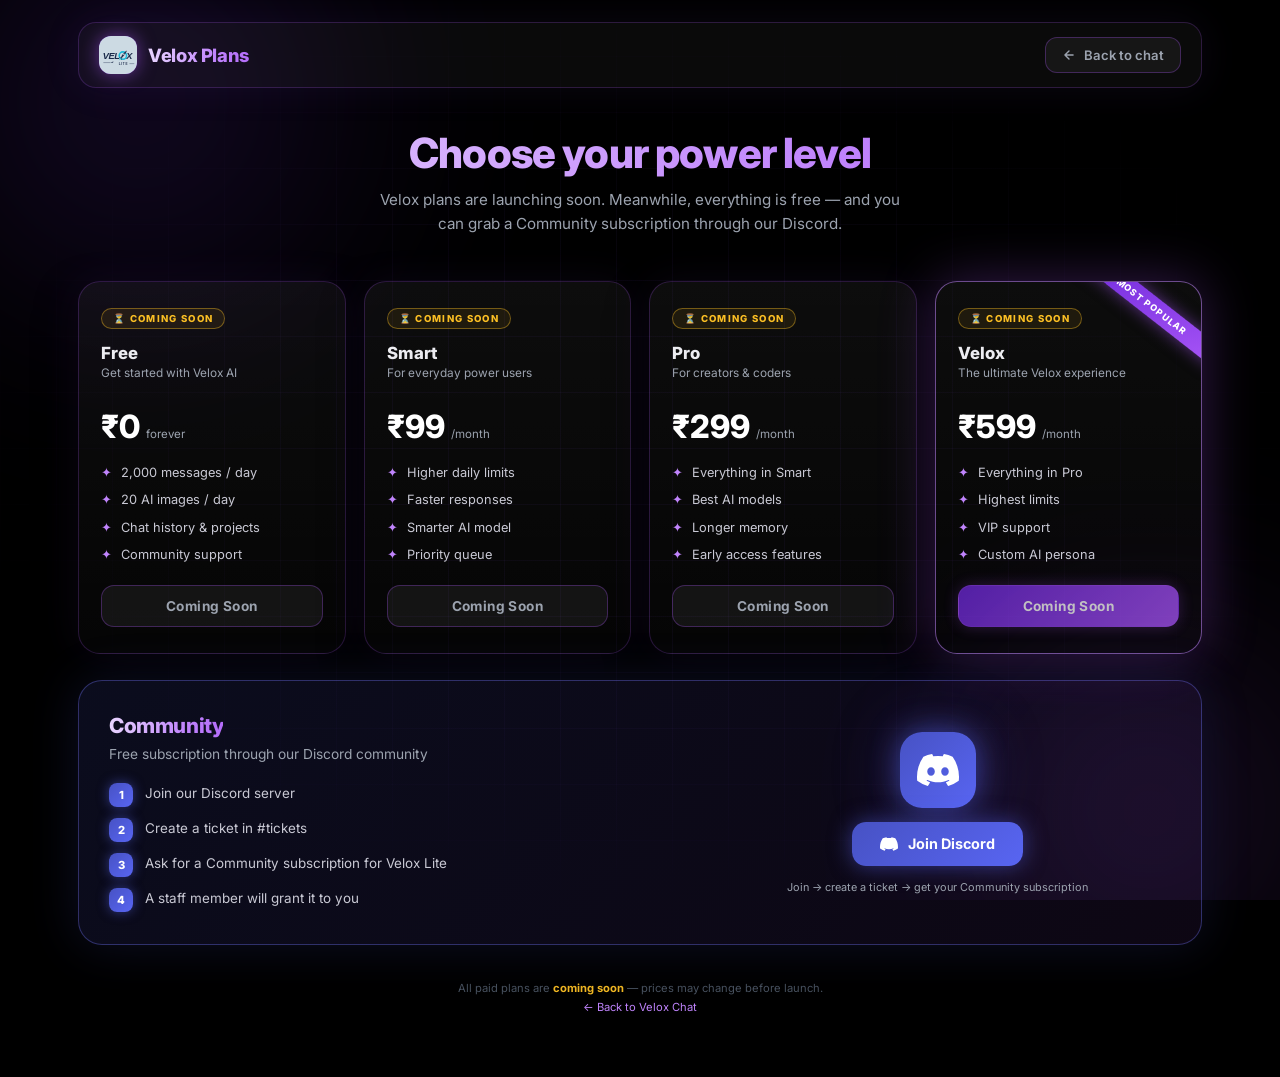
<file: plans.html>
<!DOCTYPE html>
<html lang="en">
<head>
<meta charset="UTF-8">
<meta name="viewport" content="width=device-width, initial-scale=1.0">
<title>Plans — Velox Lite AI Assistant</title>
<meta name="description" content="Velox Lite AI Assistant plans — Free, Smart, Pro, Velox and Community subscription via Discord.">
<link rel="icon" type="image/svg+xml" href="logo.svg">
<link rel="manifest" href="manifest.json">
<meta name="theme-color" content="#000000">
<meta name="mobile-web-app-capable" content="yes">
<meta name="apple-mobile-web-app-capable" content="yes">
<meta name="apple-mobile-web-app-status-bar-style" content="black-translucent">
<link rel="apple-touch-icon" href="icon-192.png">
<style>.logo img{width:100%;height:100%;border-radius:inherit;object-fit:cover;display:block}</style>
<link rel="preconnect" href="https://fonts.googleapis.com">
<link rel="preconnect" href="https://fonts.gstatic.com" crossorigin>
<link href="https://fonts.googleapis.com/css2?family=Inter:wght@300;400;500;600;700;800&display=swap" rel="stylesheet">
<script src="config.js"></script>
<style>
  :root{
    --bg:#000;--violet:#8b5cf6;--purple:#a855f7;--neon:#c084fc;--deep:#6d28d9;
    --text:#ececf1;--text-dim:#9ca3af;
    --glass:rgba(255,255,255,.04);--glass-border:rgba(168,85,247,.22);
  }
  *{margin:0;padding:0;box-sizing:border-box;}
  html,body{min-height:100%;}
  body{
    background:var(--bg);color:var(--text);
    font-family:'Inter',-apple-system,BlinkMacSystemFont,'Segoe UI',sans-serif;
    -webkit-font-smoothing:antialiased;overflow-x:hidden;
  }
  button{font-family:inherit;}

  .bg{position:fixed;inset:0;z-index:0;pointer-events:none;overflow:hidden;}
  .orb{position:absolute;border-radius:50%;filter:blur(120px);opacity:.26;animation:drift 18s ease-in-out infinite alternate;}
  .orb.a{width:520px;height:520px;background:radial-gradient(circle,#7c3aed,transparent 70%);top:-160px;left:-120px;}
  .orb.b{width:460px;height:460px;background:radial-gradient(circle,#a855f7,transparent 70%);bottom:-140px;right:-100px;animation-delay:-6s;animation-duration:22s;}
  @keyframes drift{0%{transform:translate(0,0) scale(1);}50%{transform:translate(60px,-40px) scale(1.12);}100%{transform:translate(-50px,50px) scale(.95);}}
  .grid-overlay{
    position:absolute;inset:0;
    background-image:linear-gradient(rgba(139,92,246,.05) 1px,transparent 1px),linear-gradient(90deg,rgba(139,92,246,.05) 1px,transparent 1px);
    background-size:56px 56px;
    mask-image:radial-gradient(ellipse at center,black 30%,transparent 75%);
    -webkit-mask-image:radial-gradient(ellipse at center,black 30%,transparent 75%);
  }

  @keyframes appIn{from{opacity:0;transform:translateY(18px);}to{opacity:1;transform:translateY(0);}}

  .wrap{position:relative;z-index:1;max-width:1160px;margin:0 auto;padding:22px 18px 60px;animation:appIn .8s cubic-bezier(.22,1,.36,1) both;}

  header{
    display:flex;align-items:center;justify-content:space-between;gap:12px;
    padding:13px 20px;margin-bottom:40px;
    background:var(--glass);border:1px solid var(--glass-border);border-radius:18px;
    backdrop-filter:blur(18px);-webkit-backdrop-filter:blur(18px);
    box-shadow:0 0 40px rgba(139,92,246,.08);
  }
  .brand{display:flex;align-items:center;gap:11px;}
  .logo{
    width:38px;height:38px;border-radius:12px;display:grid;place-items:center;
    background:linear-gradient(135deg,var(--deep),var(--purple));
    box-shadow:0 0 18px rgba(168,85,247,.55);
    animation:logoPulse 3.2s ease-in-out infinite;
  }
  @keyframes logoPulse{0%,100%{box-shadow:0 0 18px rgba(168,85,247,.55);}50%{box-shadow:0 0 28px rgba(192,132,252,.85);}}
  .grad{
    font-weight:800;letter-spacing:-.02em;
    background:linear-gradient(90deg,#e9d5ff,var(--neon),var(--purple),#e9d5ff);
    background-size:200% auto;-webkit-background-clip:text;background-clip:text;-webkit-text-fill-color:transparent;
    animation:shine 5s linear infinite;
  }
  @keyframes shine{to{background-position:200% center;}}
  .brand h1{font-size:1.15rem;}
  .back-btn{
    display:flex;align-items:center;gap:8px;
    padding:9px 16px;border-radius:12px;cursor:pointer;text-decoration:none;
    background:rgba(255,255,255,.05);border:1px solid rgba(168,85,247,.3);
    color:var(--text-dim);font-size:.82rem;font-weight:600;transition:all .25s ease;
  }
  .back-btn:hover{color:#fff;border-color:var(--neon);box-shadow:0 0 16px rgba(168,85,247,.4);transform:translateY(-1px);}

  .hero{text-align:center;margin-bottom:44px;}
  .hero h2{font-size:clamp(1.6rem,4.5vw,2.6rem);margin-bottom:10px;}
  .hero p{color:var(--text-dim);font-size:.95rem;max-width:520px;margin:0 auto;line-height:1.6;}

  .plans-grid{
    display:grid;grid-template-columns:repeat(auto-fit,minmax(240px,1fr));
    gap:18px;margin-bottom:26px;
  }
  .plan{
    position:relative;display:flex;flex-direction:column;
    padding:26px 22px;border-radius:22px;
    background:linear-gradient(180deg,rgba(255,255,255,.05),rgba(255,255,255,.02));
    border:1px solid var(--glass-border);
    backdrop-filter:blur(18px);-webkit-backdrop-filter:blur(18px);
    box-shadow:0 0 40px rgba(139,92,246,.07),0 18px 40px rgba(0,0,0,.5);
    transition:all .3s cubic-bezier(.22,1,.36,1);
    animation:appIn .6s cubic-bezier(.22,1,.36,1) both;
    overflow:hidden;
  }
  .plan:nth-child(2){animation-delay:.08s;}
  .plan:nth-child(3){animation-delay:.16s;}
  .plan:nth-child(4){animation-delay:.24s;}
  .plan:hover{transform:translateY(-6px);box-shadow:0 0 50px rgba(168,85,247,.22),0 24px 50px rgba(0,0,0,.6);border-color:rgba(192,132,252,.45);}
  .plan.highlight{
    border-color:rgba(192,132,252,.55);
    box-shadow:0 0 55px rgba(168,85,247,.3),0 18px 40px rgba(0,0,0,.55);
  }
  .plan.highlight::before{
    content:"MOST POPULAR";
    position:absolute;top:14px;right:-34px;transform:rotate(38deg);
    background:linear-gradient(135deg,var(--deep),var(--purple));
    color:#fff;font-size:.56rem;font-weight:800;letter-spacing:.12em;
    padding:5px 40px;box-shadow:0 0 16px rgba(168,85,247,.5);
  }
  .plan .pname{font-size:1.05rem;font-weight:800;margin-bottom:2px;}
  .plan .ptag{font-size:.74rem;color:var(--text-dim);margin-bottom:16px;min-height:2.2em;line-height:1.5;}
  .plan .price{display:flex;align-items:baseline;gap:6px;margin-bottom:18px;}
  .plan .price .amt{font-size:2rem;font-weight:800;color:#fff;}
  .plan .price .per{font-size:.72rem;color:var(--text-dim);}
  .plan ul{list-style:none;flex:1;display:flex;flex-direction:column;gap:9px;margin-bottom:20px;}
  .plan li{display:flex;gap:9px;font-size:.8rem;color:#c9c9d4;line-height:1.45;}
  .plan li::before{content:"✦";color:var(--neon);flex-shrink:0;}
  .plan-btn{
    width:100%;padding:12px;border:none;border-radius:13px;cursor:not-allowed;
    font-size:.85rem;font-weight:700;letter-spacing:.03em;
    background:rgba(255,255,255,.06);border:1px solid rgba(168,85,247,.3);color:var(--text-dim);
    transition:all .25s ease;position:relative;overflow:hidden;
  }
  .plan.highlight .plan-btn{background:linear-gradient(135deg,var(--deep),var(--purple));color:#fff;opacity:.75;box-shadow:0 0 16px rgba(168,85,247,.3);}
  .soon-badge{
    display:inline-flex;align-items:center;gap:6px;
    margin-bottom:14px;font-size:.6rem;font-weight:800;letter-spacing:.14em;
    color:#fbbf24;border:1px solid rgba(251,191,36,.4);background:rgba(251,191,36,.08);
    padding:4px 11px;border-radius:999px;width:fit-content;
    animation:blink 2.4s ease-in-out infinite;
  }
  @keyframes blink{0%,100%{opacity:1;}50%{opacity:.55;}}

  /* Community */
  .community{
    display:grid;grid-template-columns:1.1fr .9fr;gap:26px;align-items:center;
    padding:32px 30px;border-radius:24px;
    background:linear-gradient(135deg,rgba(88,101,242,.12),rgba(168,85,247,.08));
    border:1px solid rgba(114,118,255,.35);
    backdrop-filter:blur(18px);-webkit-backdrop-filter:blur(18px);
    box-shadow:0 0 50px rgba(88,101,242,.15),0 18px 40px rgba(0,0,0,.5);
    animation:appIn .7s .3s cubic-bezier(.22,1,.36,1) both;
  }
  .community h3{display:flex;align-items:center;gap:12px;font-size:1.3rem;font-weight:800;margin-bottom:6px;}
  .community .ctag{color:var(--text-dim);font-size:.86rem;margin-bottom:18px;line-height:1.55;}
  .steps{display:flex;flex-direction:column;gap:11px;}
  .step{display:flex;align-items:flex-start;gap:12px;font-size:.84rem;color:#c9c9d4;line-height:1.5;}
  .step .n{
    width:24px;height:24px;border-radius:8px;flex-shrink:0;
    display:grid;place-items:center;font-size:.7rem;font-weight:800;color:#fff;
    background:linear-gradient(135deg,#4752c4,#5865f2);
    box-shadow:0 0 12px rgba(88,101,242,.5);
  }
  .discord-side{display:flex;flex-direction:column;align-items:center;gap:14px;text-align:center;}
  .discord-logo{
    width:76px;height:76px;border-radius:22px;display:grid;place-items:center;
    background:linear-gradient(135deg,#4752c4,#5865f2);
    box-shadow:0 0 30px rgba(88,101,242,.55),0 0 70px rgba(88,101,242,.25);
    animation:float 4s ease-in-out infinite;
  }
  @keyframes float{0%,100%{transform:translateY(0);}50%{transform:translateY(-8px);}}
  .discord-btn{
    display:inline-flex;align-items:center;gap:10px;
    padding:13px 28px;border-radius:14px;text-decoration:none;cursor:pointer;border:none;
    background:linear-gradient(135deg,#4752c4,#5865f2);color:#fff;
    font-size:.9rem;font-weight:700;
    box-shadow:0 0 22px rgba(88,101,242,.5);
    transition:all .25s ease;
  }
  .discord-btn:hover{transform:translateY(-2px) scale(1.03);box-shadow:0 0 34px rgba(88,101,242,.8),0 0 70px rgba(88,101,242,.3);}
  .discord-note{font-size:.68rem;color:var(--text-dim);}

  .foot{text-align:center;margin-top:34px;font-size:.7rem;color:#4b5563;line-height:1.7;}
  .foot a{color:var(--neon);text-decoration:none;}

  @media (max-width:760px){
    .community{grid-template-columns:1fr;}
    .discord-side{order:-1;}
    header{padding:11px 14px;}
    .brand h1{font-size:1rem;}
  }
</style>
</head>
<body>

<div class="bg">
  <div class="grid-overlay"></div>
  <div class="orb a"></div>
  <div class="orb b"></div>
</div>

<div class="wrap">
  <header>
    <div class="brand">
      <div class="logo"><img src="logo.svg" alt="Velox"></div>
      <h1 class="grad">Velox Plans</h1>
    </div>
    <a class="back-btn" href="index.html">
      <svg width="14" height="14" viewBox="0 0 24 24" fill="none" stroke="currentColor" stroke-width="2.4" stroke-linecap="round" stroke-linejoin="round"><path d="M19 12H5M12 19l-7-7 7-7"/></svg>
      Back to chat
    </a>
  </header>

  <div class="hero">
    <h2 class="grad">Choose your power level</h2>
    <p>Velox plans are launching soon. Meanwhile, everything is free — and you can grab a Community subscription through our Discord.</p>
  </div>

  <div class="plans-grid" id="plansGrid"></div>

  <div class="community" id="communityCard">
    <div>
      <h3>
        <span class="grad" id="commTitle">Community</span>
      </h3>
      <p class="ctag" id="commTag">Free subscription through our Discord community</p>
      <div class="steps" id="commSteps"></div>
    </div>
    <div class="discord-side">
      <div class="discord-logo">
        <svg width="42" height="42" viewBox="0 0 24 24" fill="white"><path d="M20.317 4.37a19.79 19.79 0 0 0-4.885-1.515.074.074 0 0 0-.079.037c-.21.375-.444.864-.608 1.25a18.27 18.27 0 0 0-5.487 0 12.64 12.64 0 0 0-.617-1.25.077.077 0 0 0-.079-.037A19.736 19.736 0 0 0 3.677 4.37a.07.07 0 0 0-.032.027C.533 9.046-.32 13.58.099 18.057a.082.082 0 0 0 .031.057 19.9 19.9 0 0 0 5.993 3.03.078.078 0 0 0 .084-.028c.462-.63.874-1.295 1.226-1.994a.076.076 0 0 0-.041-.106 13.107 13.107 0 0 1-1.872-.892.077.077 0 0 1-.008-.128c.126-.094.252-.192.372-.291a.074.074 0 0 1 .077-.01c3.928 1.793 8.18 1.793 12.062 0a.074.074 0 0 1 .078.01c.12.099.246.198.373.292a.077.077 0 0 1-.006.127 12.299 12.299 0 0 1-1.873.892.077.077 0 0 0-.041.107c.36.698.772 1.362 1.225 1.993a.076.076 0 0 0 .084.028 19.839 19.839 0 0 0 6.002-3.03.077.077 0 0 0 .032-.054c.5-5.177-.838-9.674-3.549-13.66a.061.061 0 0 0-.031-.03zM8.02 15.33c-1.183 0-2.157-1.085-2.157-2.419 0-1.333.956-2.419 2.157-2.419 1.21 0 2.176 1.096 2.157 2.42 0 1.333-.956 2.418-2.157 2.418zm7.975 0c-1.183 0-2.157-1.085-2.157-2.419 0-1.333.955-2.419 2.157-2.419 1.21 0 2.176 1.096 2.157 2.42 0 1.333-.946 2.418-2.157 2.418z"/></svg>
      </div>
      <a class="discord-btn" id="discordBtn" href="#" target="_blank" rel="noopener">
        <svg width="18" height="18" viewBox="0 0 24 24" fill="white"><path d="M20.317 4.37a19.79 19.79 0 0 0-4.885-1.515.074.074 0 0 0-.079.037c-.21.375-.444.864-.608 1.25a18.27 18.27 0 0 0-5.487 0 12.64 12.64 0 0 0-.617-1.25.077.077 0 0 0-.079-.037A19.736 19.736 0 0 0 3.677 4.37a.07.07 0 0 0-.032.027C.533 9.046-.32 13.58.099 18.057a.082.082 0 0 0 .031.057 19.9 19.9 0 0 0 5.993 3.03.078.078 0 0 0 .084-.028c.462-.63.874-1.295 1.226-1.994a.076.076 0 0 0-.041-.106 13.107 13.107 0 0 1-1.872-.892.077.077 0 0 1-.008-.128c.126-.094.252-.192.372-.291a.074.074 0 0 1 .077-.01c3.928 1.793 8.18 1.793 12.062 0a.074.074 0 0 1 .078.01c.12.099.246.198.373.292a.077.077 0 0 1-.006.127 12.299 12.299 0 0 1-1.873.892.077.077 0 0 0-.041.107c.36.698.772 1.362 1.225 1.993a.076.076 0 0 0 .084.028 19.839 19.839 0 0 0 6.002-3.03.077.077 0 0 0 .032-.054c.5-5.177-.838-9.674-3.549-13.66a.061.061 0 0 0-.031-.03z"/></svg>
        Join Discord
      </a>
      <span class="discord-note">Join → create a ticket → get your Community subscription</span>
    </div>
  </div>

  <p class="foot">
    All paid plans are <b style="color:#fbbf24">coming soon</b> — prices may change before launch.<br>
    <a href="index.html">← Back to Velox Chat</a>
  </p>
</div>

<script>
  (function(){
    const cfg=window.vxGetCfg();

    // plans
    const grid=document.getElementById('plansGrid');
    cfg.plans.forEach(p=>{
      const el=document.createElement('div');
      el.className='plan'+(p.highlight?' highlight':'');
      const feats=(p.features||[]).map(f=>{
        const li=document.createElement('li');li.textContent=f;return li.outerHTML;
      }).join('');
      el.innerHTML=
        (p.soon?'<span class="soon-badge">⏳ COMING SOON</span>':'')+
        '<div class="pname"></div>'+
        '<div class="ptag"></div>'+
        '<div class="price"><span class="amt"></span><span class="per"></span></div>'+
        '<ul>'+feats+'</ul>'+
        '<button class="plan-btn">'+(p.soon?'Coming Soon':'Choose '+p.name)+'</button>';
      el.querySelector('.pname').textContent=p.name;
      el.querySelector('.ptag').textContent=p.tag||'';
      el.querySelector('.amt').textContent=p.price;
      el.querySelector('.per').textContent=p.period||'';
      grid.appendChild(el);
    });

    // community
    const comm=cfg.community||{};
    if(comm.title)document.getElementById('commTitle').textContent=comm.title;
    if(comm.tag)document.getElementById('commTag').textContent=comm.tag;
    const stepsEl=document.getElementById('commSteps');
    (comm.steps||[]).forEach((s,i)=>{
      const d=document.createElement('div');d.className='step';
      d.innerHTML='<span class="n">'+(i+1)+'</span><span class="t"></span>';
      d.querySelector('.t').textContent=s;
      stepsEl.appendChild(d);
    });
    document.getElementById('discordBtn').href=cfg.discord||'#';
  })();
</script>


<script>
if('serviceWorker' in navigator){
  window.addEventListener('load',()=>{navigator.serviceWorker.register('sw.js').catch(()=>{});});
}
</script>
</body>
</html>
</file>
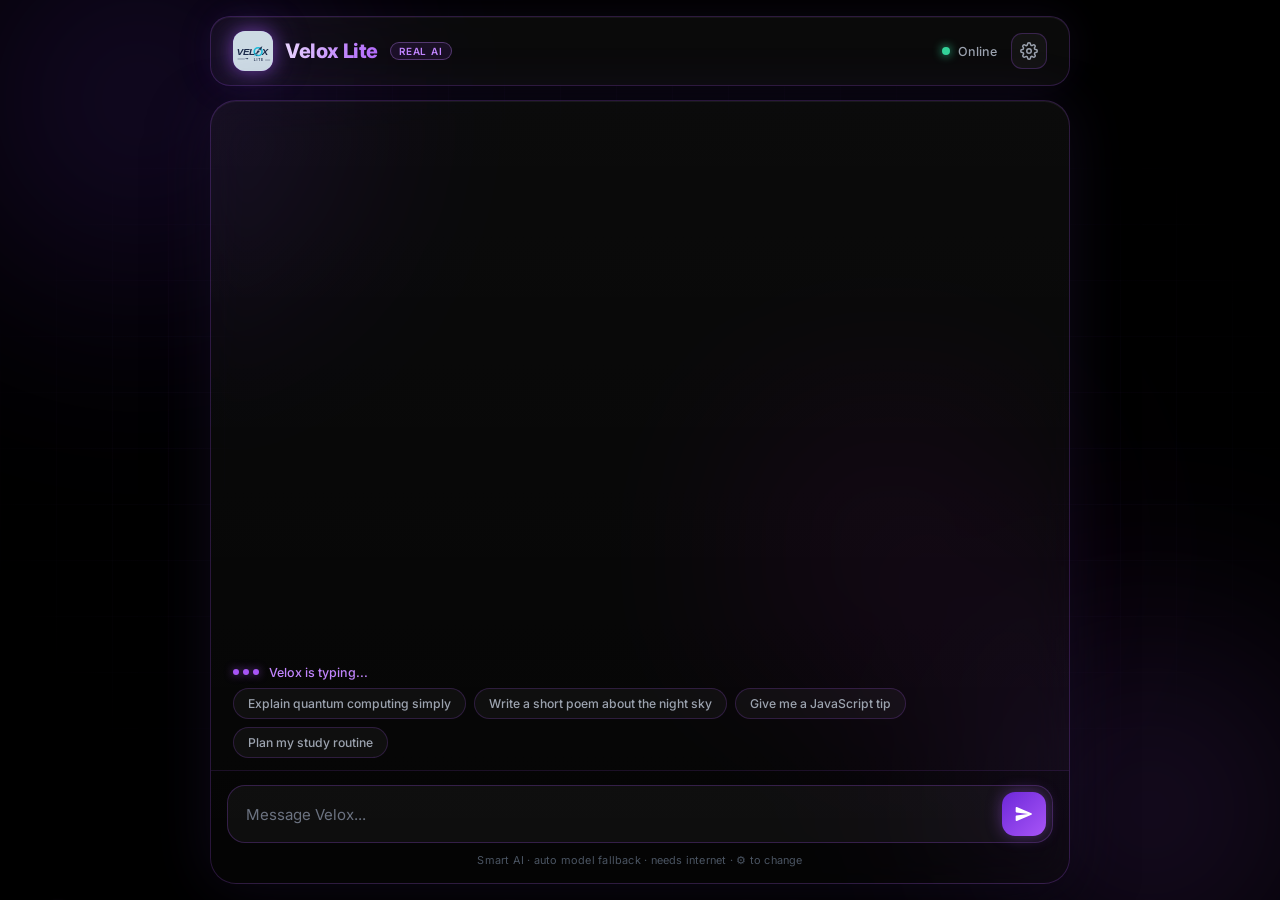
<file: velox-lite.html>
<!DOCTYPE html>
<html lang="en">
<head>
<meta charset="UTF-8">
<meta name="viewport" content="width=device-width, initial-scale=1.0">
<title>Velox Lite — AI Assistant (Classic)</title>
<meta name="description" content="Velox Lite classic AI chatbot — free smart AI chat.">
<link rel="icon" type="image/svg+xml" href="logo.svg">
<link rel="manifest" href="manifest.json">
<meta name="theme-color" content="#000000">
<meta name="mobile-web-app-capable" content="yes">
<meta name="apple-mobile-web-app-capable" content="yes">
<meta name="apple-mobile-web-app-status-bar-style" content="black-translucent">
<link rel="apple-touch-icon" href="icon-192.png">
<style>.logo img{width:100%;height:100%;border-radius:inherit;object-fit:cover;display:block}</style>
<link rel="preconnect" href="https://fonts.googleapis.com">
<link rel="preconnect" href="https://fonts.gstatic.com" crossorigin>
<link href="https://fonts.googleapis.com/css2?family=Inter:wght@300;400;500;600;700;800&display=swap" rel="stylesheet">
<style>
  :root{
    --bg:#000000;
    --violet:#8b5cf6;
    --purple:#a855f7;
    --neon:#c084fc;
    --deep:#6d28d9;
    --text:#ececf1;
    --text-dim:#9ca3af;
    --glass:rgba(255,255,255,0.04);
    --glass-border:rgba(168,85,247,0.22);
  }

  *{margin:0;padding:0;box-sizing:border-box;}

  html,body{height:100%;}

  body{
    background:var(--bg);
    font-family:'Inter',-apple-system,BlinkMacSystemFont,'Segoe UI',sans-serif;
    color:var(--text);
    overflow:hidden;
    -webkit-font-smoothing:antialiased;
  }

  /* ---------- Animated background ---------- */
  .bg{position:fixed;inset:0;z-index:0;pointer-events:none;overflow:hidden;}
  .orb{
    position:absolute;border-radius:50%;
    filter:blur(120px);opacity:.28;
    animation:drift 18s ease-in-out infinite alternate;
  }
  .orb.a{width:520px;height:520px;background:radial-gradient(circle,#7c3aed,transparent 70%);top:-160px;left:-120px;}
  .orb.b{width:460px;height:460px;background:radial-gradient(circle,#a855f7,transparent 70%);bottom:-140px;right:-100px;animation-delay:-6s;animation-duration:22s;}
  .orb.c{width:380px;height:380px;background:radial-gradient(circle,#c026d3,transparent 70%);top:40%;left:55%;animation-delay:-12s;animation-duration:26s;opacity:.18;}
  @keyframes drift{
    0%{transform:translate(0,0) scale(1);}
    50%{transform:translate(60px,-40px) scale(1.12);}
    100%{transform:translate(-50px,50px) scale(.95);}
  }

  .particle{
    position:absolute;bottom:-10px;border-radius:50%;
    background:var(--neon);
    animation:rise linear infinite;
    box-shadow:0 0 8px var(--neon),0 0 20px rgba(192,132,252,.5);
  }
  @keyframes rise{
    0%{transform:translateY(0) translateX(0);opacity:0;}
    10%{opacity:.9;}
    90%{opacity:.5;}
    100%{transform:translateY(-110vh) translateX(40px);opacity:0;}
  }

  .grid-overlay{
    position:absolute;inset:0;
    background-image:linear-gradient(rgba(139,92,246,.05) 1px,transparent 1px),
                     linear-gradient(90deg,rgba(139,92,246,.05) 1px,transparent 1px);
    background-size:56px 56px;
    mask-image:radial-gradient(ellipse at center,black 30%,transparent 75%);
    -webkit-mask-image:radial-gradient(ellipse at center,black 30%,transparent 75%);
  }

  /* ---------- App shell ---------- */
  .app{
    position:relative;z-index:1;
    height:100dvh;display:flex;flex-direction:column;align-items:center;
    padding:16px;
    opacity:0;animation:appIn .9s cubic-bezier(.22,1,.36,1) .15s forwards;
  }
  @keyframes appIn{from{opacity:0;transform:translateY(18px);}to{opacity:1;transform:translateY(0);}}

  /* ---------- Header ---------- */
  header{
    width:100%;max-width:860px;
    display:flex;align-items:center;justify-content:space-between;
    padding:14px 22px;margin-bottom:14px;
    background:var(--glass);
    border:1px solid var(--glass-border);
    border-radius:20px;
    backdrop-filter:blur(18px);-webkit-backdrop-filter:blur(18px);
    box-shadow:0 0 40px rgba(139,92,246,.08),inset 0 1px 0 rgba(255,255,255,.05);
  }
  .brand{display:flex;align-items:center;gap:12px;}
  .logo{
    width:40px;height:40px;border-radius:12px;
    display:grid;place-items:center;
    background:linear-gradient(135deg,var(--deep),var(--purple));
    box-shadow:0 0 18px rgba(168,85,247,.55),0 0 40px rgba(139,92,246,.25);
    animation:logoPulse 3.2s ease-in-out infinite;
  }
  @keyframes logoPulse{
    0%,100%{box-shadow:0 0 18px rgba(168,85,247,.55),0 0 40px rgba(139,92,246,.25);}
    50%{box-shadow:0 0 28px rgba(192,132,252,.85),0 0 60px rgba(139,92,246,.4);}
  }
  .brand h1{
    font-size:1.25rem;font-weight:800;letter-spacing:-.02em;
    background:linear-gradient(90deg,#e9d5ff,var(--neon),var(--purple),#e9d5ff);
    background-size:200% auto;
    -webkit-background-clip:text;background-clip:text;
    -webkit-text-fill-color:transparent;
    animation:shine 5s linear infinite;
  }
  @keyframes shine{to{background-position:200% center;}}
  .brand .tag{
    font-size:.62rem;font-weight:600;color:var(--neon);
    border:1px solid rgba(192,132,252,.35);
    padding:2px 8px;border-radius:999px;
    background:rgba(168,85,247,.1);
    letter-spacing:.08em;text-transform:uppercase;
  }
  .head-right{display:flex;align-items:center;gap:14px;}
  .status{display:flex;align-items:center;gap:8px;font-size:.78rem;color:var(--text-dim);font-weight:500;}
  .dot{
    width:8px;height:8px;border-radius:50%;
    background:#34d399;box-shadow:0 0 10px #34d399;
    animation:blink 2s ease-in-out infinite;
  }
  .dot.off{background:#f87171;box-shadow:0 0 10px #f87171;}
  @keyframes blink{0%,100%{opacity:1;}50%{opacity:.4;}}
  .icon-btn{
    width:36px;height:36px;border-radius:11px;border:1px solid rgba(168,85,247,.25);
    background:rgba(255,255,255,.04);cursor:pointer;display:grid;place-items:center;
    transition:all .25s ease;color:var(--text-dim);
  }
  .icon-btn:hover{
    color:#fff;border-color:var(--neon);
    box-shadow:0 0 16px rgba(168,85,247,.4);
    transform:translateY(-1px);
  }

  /* ---------- Chat card ---------- */
  .chat-card{
    width:100%;max-width:860px;flex:1;min-height:0;
    display:flex;flex-direction:column;
    background:linear-gradient(180deg,rgba(255,255,255,.045),rgba(255,255,255,.02));
    border:1px solid var(--glass-border);
    border-radius:26px;
    backdrop-filter:blur(20px);-webkit-backdrop-filter:blur(20px);
    box-shadow:0 0 60px rgba(139,92,246,.1),0 24px 60px rgba(0,0,0,.6),inset 0 1px 0 rgba(255,255,255,.06);
    overflow:hidden;
  }

  .messages{
    flex:1;overflow-y:auto;
    padding:26px 22px 12px;
    display:flex;flex-direction:column;gap:16px;
    scroll-behavior:smooth;
  }
  .messages::-webkit-scrollbar{width:6px;}
  .messages::-webkit-scrollbar-track{background:transparent;}
  .messages::-webkit-scrollbar-thumb{
    background:linear-gradient(var(--deep),var(--purple));
    border-radius:99px;
  }

  .row{display:flex;gap:10px;align-items:flex-end;animation:bubbleIn .45s cubic-bezier(.34,1.4,.44,1) both;}
  .row.user{flex-direction:row-reverse;}
  @keyframes bubbleIn{
    from{opacity:0;transform:translateY(14px) scale(.94);}
    to{opacity:1;transform:translateY(0) scale(1);}
  }

  .avatar{
    width:32px;height:32px;border-radius:10px;flex-shrink:0;
    display:grid;place-items:center;
  }
  .avatar.ai{
    background:linear-gradient(135deg,var(--deep),var(--purple));
    box-shadow:0 0 14px rgba(168,85,247,.45);
  }
  .avatar.you{
    background:rgba(255,255,255,.07);
    border:1px solid rgba(255,255,255,.12);
    color:var(--text-dim);font-size:.72rem;font-weight:700;
  }

  .bubble{
    max-width:72%;
    padding:12px 16px;
    font-size:.92rem;line-height:1.55;font-weight:400;
    border-radius:18px;
    word-break:break-word;
    transition:box-shadow .3s ease;
  }
  .bubble.raw{white-space:pre-wrap;}
  .row.ai .bubble{
    background:rgba(255,255,255,.05);
    border:1px solid rgba(168,85,247,.18);
    border-bottom-left-radius:6px;
    box-shadow:0 0 24px rgba(139,92,246,.06);
  }
  .row.ai .bubble:hover{box-shadow:0 0 30px rgba(168,85,247,.18);}
  .row.ai .bubble.error{border-color:rgba(248,113,113,.4);color:#fca5a5;}
  .row.user .bubble{
    background:linear-gradient(135deg,var(--deep),var(--purple) 60%,var(--neon));
    border-bottom-right-radius:6px;
    color:#fff;font-weight:500;
    box-shadow:0 4px 22px rgba(139,92,246,.4);
    white-space:pre-wrap;
  }
  .row.user .bubble:hover{box-shadow:0 4px 30px rgba(168,85,247,.6);}

  /* markdown inside AI bubbles */
  .bubble p{margin:0 0 .6em;}
  .bubble p:last-child{margin-bottom:0;}
  .bubble strong{color:#fff;font-weight:600;}
  .bubble em{color:var(--neon);}
  .bubble ul,.bubble ol{margin:.3em 0 .6em 1.2em;}
  .bubble li{margin:.2em 0;}
  .bubble h1,.bubble h2,.bubble h3{font-size:1em;color:#fff;margin:.6em 0 .3em;}
  .bubble code{
    font-family:'SF Mono',Consolas,Menlo,monospace;font-size:.84em;
    background:rgba(168,85,247,.14);border:1px solid rgba(168,85,247,.22);
    padding:1px 6px;border-radius:6px;color:#e9d5ff;
  }
  .bubble pre{
    background:rgba(0,0,0,.55);border:1px solid rgba(168,85,247,.25);
    border-radius:12px;padding:12px 14px;margin:.5em 0;
    overflow-x:auto;
  }
  .bubble pre code{background:none;border:none;padding:0;color:#d8b4fe;font-size:.82em;line-height:1.5;}
  .bubble a{color:var(--neon);}

  .caret{
    display:inline-block;width:2px;height:1em;
    background:var(--neon);margin-left:2px;vertical-align:-2px;
    animation:blink 1s steps(1) infinite;
  }

  /* ---------- Typing indicator ---------- */
  .typing-wrap{padding:0 22px 6px;height:26px;display:flex;align-items:center;}
  .typing{
    display:none;align-items:center;gap:10px;
    font-size:.78rem;color:var(--neon);font-weight:500;
    animation:bubbleIn .3s ease both;
  }
  .typing.show{display:flex;}
  .dots{display:flex;gap:4px;}
  .dots span{
    width:6px;height:6px;border-radius:50%;
    background:var(--purple);
    box-shadow:0 0 8px rgba(168,85,247,.7);
    animation:bounce 1.2s ease-in-out infinite;
  }
  .dots span:nth-child(2){animation-delay:.15s;}
  .dots span:nth-child(3){animation-delay:.3s;}
  @keyframes bounce{0%,60%,100%{transform:translateY(0);opacity:.5;}30%{transform:translateY(-6px);opacity:1;}}

  /* ---------- Suggestions ---------- */
  .chips{display:flex;gap:8px;flex-wrap:wrap;padding:0 22px 12px;}
  .chip{
    font-family:inherit;font-size:.76rem;font-weight:500;
    color:var(--text-dim);
    background:rgba(255,255,255,.04);
    border:1px solid rgba(168,85,247,.2);
    padding:7px 14px;border-radius:999px;cursor:pointer;
    transition:all .25s ease;
  }
  .chip:hover{
    color:#fff;border-color:var(--neon);
    background:rgba(168,85,247,.14);
    box-shadow:0 0 16px rgba(168,85,247,.35);
    transform:translateY(-2px);
  }

  /* ---------- Input ---------- */
  .input-bar{
    padding:14px 16px 16px;
    border-top:1px solid rgba(168,85,247,.14);
    background:rgba(0,0,0,.25);
  }
  .input-inner{
    display:flex;gap:10px;align-items:center;
    background:rgba(255,255,255,.045);
    border:1px solid rgba(168,85,247,.25);
    border-radius:18px;
    padding:6px 6px 6px 18px;
    transition:border-color .3s ease,box-shadow .3s ease;
  }
  .input-inner:focus-within{
    border-color:var(--neon);
    box-shadow:0 0 0 3px rgba(168,85,247,.14),0 0 30px rgba(168,85,247,.25);
  }
  #input{
    flex:1;background:transparent;border:none;outline:none;
    color:var(--text);font-family:inherit;font-size:.94rem;
    padding:10px 0;min-width:0;
  }
  #input::placeholder{color:#6b7280;}
  #send{
    width:44px;height:44px;border-radius:13px;border:none;cursor:pointer;
    display:grid;place-items:center;flex-shrink:0;
    background:linear-gradient(135deg,var(--deep),var(--purple));
    box-shadow:0 0 16px rgba(168,85,247,.4);
    transition:all .25s ease;
  }
  #send:hover{
    transform:translateY(-2px) scale(1.05);
    box-shadow:0 0 26px rgba(192,132,252,.75),0 0 50px rgba(139,92,246,.35);
  }
  #send:active{transform:scale(.95);}
  #send:disabled{opacity:.45;cursor:not-allowed;transform:none;box-shadow:0 0 10px rgba(168,85,247,.2);}
  .hint{
    text-align:center;font-size:.68rem;color:#4b5563;
    margin-top:10px;letter-spacing:.02em;
  }

  /* ---------- Settings modal ---------- */
  .modal-veil{
    position:fixed;inset:0;z-index:50;
    background:rgba(0,0,0,.7);
    backdrop-filter:blur(6px);-webkit-backdrop-filter:blur(6px);
    display:none;place-items:center;padding:16px;
    animation:appIn .25s ease both;
  }
  .modal-veil.show{display:grid;}
  .modal{
    width:100%;max-width:440px;
    background:linear-gradient(180deg,rgba(30,20,50,.92),rgba(10,8,20,.95));
    border:1px solid var(--glass-border);
    border-radius:22px;padding:24px;
    box-shadow:0 0 60px rgba(139,92,246,.25);
  }
  .modal h2{font-size:1.05rem;font-weight:700;margin-bottom:4px;}
  .modal .sub{font-size:.76rem;color:var(--text-dim);margin-bottom:18px;line-height:1.5;}
  .field{margin-bottom:14px;}
  .field label{display:block;font-size:.72rem;font-weight:600;color:var(--neon);margin-bottom:6px;letter-spacing:.04em;text-transform:uppercase;}
  .field input,.field select{
    width:100%;padding:10px 14px;border-radius:12px;
    background:rgba(255,255,255,.05);border:1px solid rgba(168,85,247,.25);
    color:var(--text);font-family:inherit;font-size:.86rem;outline:none;
    transition:border-color .25s ease,box-shadow .25s ease;
  }
  .field select{appearance:none;cursor:pointer;}
  .field select option{background:#14101f;}
  .field input:focus,.field select:focus{border-color:var(--neon);box-shadow:0 0 0 3px rgba(168,85,247,.14);}
  .modal .row-btns{display:flex;gap:10px;margin-top:20px;}
  .btn{
    flex:1;padding:11px;border-radius:12px;border:none;cursor:pointer;
    font-family:inherit;font-size:.86rem;font-weight:600;
    transition:all .25s ease;
  }
  .btn.primary{
    background:linear-gradient(135deg,var(--deep),var(--purple));color:#fff;
    box-shadow:0 0 16px rgba(168,85,247,.35);
  }
  .btn.primary:hover{box-shadow:0 0 26px rgba(192,132,252,.7);transform:translateY(-1px);}
  .btn.ghost{
    background:rgba(255,255,255,.05);color:var(--text-dim);
    border:1px solid rgba(255,255,255,.1);
  }
  .btn.ghost:hover{color:#fff;border-color:rgba(255,255,255,.25);}
  #customFields{display:none;}
  #customFields.show{display:block;}

  /* ---------- Responsive ---------- */
  @media (max-width:640px){
    .app{padding:10px;}
    header{padding:12px 16px;border-radius:16px;}
    .brand h1{font-size:1.05rem;}
    .brand .tag{display:none;}
    .status span.label{display:none;}
    .chat-card{border-radius:20px;}
    .bubble{max-width:82%;font-size:.88rem;}
    .messages{padding:18px 14px 10px;gap:13px;}
    .chips{padding:0 14px 10px;}
    .input-bar{padding:10px 10px 12px;}
  }

  @media (prefers-reduced-motion:reduce){
    *,*::before,*::after{animation-duration:.01ms !important;animation-iteration-count:1 !important;transition-duration:.01ms !important;}
  }
</style>
</head>
<body>

<div class="bg" id="bg">
  <div class="grid-overlay"></div>
  <div class="orb a"></div>
  <div class="orb b"></div>
  <div class="orb c"></div>
</div>

<div class="app">
  <header>
    <div class="brand">
      <div class="logo"><img src="logo.svg" alt="Velox"></div>
      <h1>Velox Lite</h1>
      <span class="tag">Real AI</span>
    </div>
    <div class="head-right">
      <div class="status">
        <div class="dot" id="statusDot"></div><span class="label" id="statusLabel">Online</span>
      </div>
      <button class="icon-btn" id="settingsBtn" aria-label="Settings" title="AI settings">
        <svg width="18" height="18" viewBox="0 0 24 24" fill="none" stroke="currentColor" stroke-width="2" stroke-linecap="round" stroke-linejoin="round">
          <circle cx="12" cy="12" r="3"/>
          <path d="M19.4 15a1.65 1.65 0 0 0 .33 1.82l.06.06a2 2 0 1 1-2.83 2.83l-.06-.06a1.65 1.65 0 0 0-1.82-.33 1.65 1.65 0 0 0-1 1.51V21a2 2 0 1 1-4 0v-.09A1.65 1.65 0 0 0 9 19.4a1.65 1.65 0 0 0-1.82.33l-.06.06a2 2 0 1 1-2.83-2.83l.06-.06a1.65 1.65 0 0 0 .33-1.82 1.65 1.65 0 0 0-1.51-1H3a2 2 0 1 1 0-4h.09A1.65 1.65 0 0 0 4.6 9a1.65 1.65 0 0 0-.33-1.82l-.06-.06a2 2 0 1 1 2.83-2.83l.06.06a1.65 1.65 0 0 0 1.82.33H9a1.65 1.65 0 0 0 1-1.51V3a2 2 0 1 1 4 0v.09a1.65 1.65 0 0 0 1 1.51 1.65 1.65 0 0 0 1.82-.33l.06-.06a2 2 0 1 1 2.83 2.83l-.06.06a1.65 1.65 0 0 0-.33 1.82V9a1.65 1.65 0 0 0 1.51 1H21a2 2 0 1 1 0 4h-.09a1.65 1.65 0 0 0-1.51 1z"/>
        </svg>
      </button>
    </div>
  </header>

  <main class="chat-card">
    <div class="messages" id="messages"></div>

    <div class="typing-wrap">
      <div class="typing" id="typing">
        <div class="dots"><span></span><span></span><span></span></div>
        Velox is typing...
      </div>
    </div>

    <div class="chips" id="chips">
      <button class="chip">Explain quantum computing simply</button>
      <button class="chip">Write a short poem about the night sky</button>
      <button class="chip">Give me a JavaScript tip</button>
      <button class="chip">Plan my study routine</button>
    </div>

    <div class="input-bar">
      <div class="input-inner">
        <input id="input" type="text" placeholder="Message Velox..." autocomplete="off" />
        <button id="send" aria-label="Send message">
          <svg width="20" height="20" viewBox="0 0 24 24" fill="none">
            <path d="M3.4 20.4L20.85 12.92C21.66 12.57 21.66 11.43 20.85 11.08L3.4 3.6C2.74 3.31 2.01 3.8 2.01 4.51L2 9.12C2 9.62 2.37 10.05 2.87 10.11L17 12L2.87 13.88C2.37 13.95 2 14.38 2 14.88L2.01 19.49C2.01 20.2 2.74 20.69 3.4 20.4Z" fill="white"/>
          </svg>
        </button>
      </div>
      <div class="hint">Smart AI · auto model fallback · needs internet · ⚙ to change</div>
    </div>
  </main>
</div>

<!-- Settings modal -->
<div class="modal-veil" id="modalVeil">
  <div class="modal">
    <h2>AI Settings</h2>
    <p class="sub">Default mode uses a free public AI API (no key needed). For faster / smarter replies, switch to Custom and plug in any OpenAI-compatible API — OpenRouter, Groq, Together, OpenAI, etc.</p>
    <div class="field">
      <label>Provider</label>
      <select id="provider">
        <option value="free">Velox Free (no API key)</option>
        <option value="custom">Custom (OpenAI-compatible)</option>
      </select>
    </div>
    <div id="customFields">
      <div class="field">
        <label>Base URL</label>
        <input id="baseUrl" type="text" placeholder="https://openrouter.ai/api/v1" />
      </div>
      <div class="field">
        <label>API Key</label>
        <input id="apiKey" type="password" placeholder="sk-..." />
      </div>
      <div class="field">
        <label>Model</label>
        <input id="model" type="text" placeholder="e.g. meta-llama/llama-3.3-70b-instruct:free" />
      </div>
    </div>
    <div class="row-btns">
      <button class="btn ghost" id="closeModal">Cancel</button>
      <button class="btn primary" id="saveModal">Save</button>
    </div>
  </div>
</div>

<script>
  // ---------- Floating particles ----------
  (function spawnParticles(){
    const bg=document.getElementById('bg');
    for(let i=0;i<26;i++){
      const p=document.createElement('div');
      p.className='particle';
      const s=(Math.random()*3+1.5).toFixed(1);
      p.style.width=s+'px';
      p.style.height=s+'px';
      p.style.left=(Math.random()*100)+'vw';
      p.style.animationDuration=(Math.random()*14+10)+'s';
      p.style.animationDelay=(-Math.random()*20)+'s';
      p.style.opacity=Math.random()*.6+.2;
      bg.appendChild(p);
    }
  })();

  // ---------- Elements ----------
  const messagesEl=document.getElementById('messages');
  const inputEl=document.getElementById('input');
  const sendBtn=document.getElementById('send');
  const typingEl=document.getElementById('typing');
  const chipsEl=document.getElementById('chips');
  const statusDot=document.getElementById('statusDot');
  const statusLabel=document.getElementById('statusLabel');

  let busy=false;

  // ---------- Settings (safe storage: works when opened as a local file) ----------
  const store={
    get(k){try{return localStorage.getItem(k);}catch(e){return null;}},
    set(k,v){try{localStorage.setItem(k,v);}catch(e){}}
  };
  const settings={
    provider:store.get('vx_provider')||'free',
    baseUrl:store.get('vx_baseUrl')||'',
    apiKey:store.get('vx_apiKey')||'',
    model:store.get('vx_model')||''
  };

  // ---------- Conversation memory ----------
  const SYSTEM_PROMPT="You are Velox, a friendly, sharp and concise AI assistant inside the Velox Lite web app. Answer helpfully. Use markdown (bold, lists, code blocks) when useful. Keep answers reasonably short unless the user asks for detail. About yourself: you run on modern open-source AI models (like NVIDIA Nemotron 3, released in 2025) served through free APIs; your training knowledge goes up to roughly 2025 and you cannot browse the internet. Never claim your knowledge cutoff is 2021. For very recent or fast-changing facts (news, results, prices), say you may be out of date instead of guessing confidently.";
  const history=[]; // {role:'user'|'assistant', content}

  // ---------- Real AI backends ----------
  async function askFreeAPI(userText){
    // Pollinations.ai — free, keyless, OpenAI-compatible endpoint
    const body={
      model:"openai",
      messages:[{role:"system",content:SYSTEM_PROMPT},...history.slice(-16),{role:"user",content:userText}],
      seed:Math.floor(Math.random()*1e6)
    };
    const res=await fetch("https://text.pollinations.ai/openai",{
      method:"POST",
      headers:{"Content-Type":"application/json"},
      body:JSON.stringify(body)
    });
    if(!res.ok)throw new Error("HTTP "+res.status);
    const ct=res.headers.get("content-type")||"";
    if(ct.includes("application/json")){
      const data=await res.json();
      const msg=data.choices&&data.choices[0]&&data.choices[0].message;
      if(msg&&msg.content)return msg.content.trim();
      throw new Error("Empty response");
    }
    const text=(await res.text()).trim();
    if(!text)throw new Error("Empty response");
    return text;
  }

  async function askFreeAPIFallback(userText){
    // Simple GET fallback (also Pollinations, plain-text)
    const convo=history.slice(-8).map(m=>(m.role==='user'?'User: ':'Velox: ')+m.content).join('\n');
    const prompt=SYSTEM_PROMPT+"\n"+convo+"\nUser: "+userText+"\nVelox:";
    const res=await fetch("https://text.pollinations.ai/"+encodeURIComponent(prompt));
    if(!res.ok)throw new Error("HTTP "+res.status);
    const text=(await res.text()).trim();
    if(!text)throw new Error("Empty response");
    return text;
  }

  async function askCustomAPI(userText){
    const base=settings.baseUrl.replace(/\/+$/,'');
    const res=await fetch(base+"/chat/completions",{
      method:"POST",
      headers:{
        "Content-Type":"application/json",
        "Authorization":"Bearer "+settings.apiKey
      },
      body:JSON.stringify({
        model:settings.model,
        messages:[{role:"system",content:SYSTEM_PROMPT},...history.slice(-16),{role:"user",content:userText}]
      })
    });
    if(!res.ok){
      const errText=await res.text().catch(()=> "");
      throw new Error("HTTP "+res.status+(errText?" — "+errText.slice(0,140):""));
    }
    const data=await res.json();
    const msg=data.choices&&data.choices[0]&&data.choices[0].message;
    if(msg&&msg.content)return msg.content.trim();
    throw new Error("Empty response");
  }

  // ---------- Velox AI proxy (key hidden on server) ----------
  async function askOpenRouter(userText){
    const msgs=[{role:"system",content:SYSTEM_PROMPT},...history.slice(-16),{role:"user",content:userText}];
    const res=await fetch("/api/chat",{
      method:"POST",headers:{"Content-Type":"application/json"},
      body:JSON.stringify({messages:msgs})
    });
    const data=await res.json().catch(()=>null);
    if(!data)throw new Error("HTTP "+res.status);
    if(!res.ok||data.error)throw new Error(data.error||("HTTP "+res.status));
    if(data.content)return data.content;
    throw new Error("Empty response");
  }

  async function askAI(userText){
    if(settings.provider==='custom'&&settings.baseUrl&&settings.apiKey&&settings.model){
      return askCustomAPI(userText);
    }
    // Try each free engine in order: Pollinations POST → Pollinations GET
    let lastErr;
    for(const engine of [askOpenRouter,askFreeAPI,askFreeAPIFallback]){
      try{return await engine(userText);}
      catch(e){lastErr=e;}
    }
    throw lastErr||new Error("All AI engines failed");
  }

  // ---------- Tiny markdown renderer (safe: escapes HTML first) ----------
  function esc(s){return s.replace(/&/g,'&amp;').replace(/</g,'&lt;').replace(/>/g,'&gt;');}
  function renderMarkdown(src){
    const codeBlocks=[];
    let text=src.replace(/```(\w*)\n?([\s\S]*?)```/g,(_,lang,code)=>{
      codeBlocks.push('<pre><code>'+esc(code.replace(/\n$/,''))+'</code></pre>');
      return ' BLOCK'+(codeBlocks.length-1)+' ';
    });
    text=esc(text);
    text=text.replace(/`([^`\n]+)`/g,'<code>$1</code>');
    text=text.replace(/\*\*([^*]+)\*\*/g,'<strong>$1</strong>');
    text=text.replace(/(^|\s)\*([^*\n]+)\*/g,'$1<em>$2</em>');
    text=text.replace(/^###+\s*(.+)$/gm,'<h3>$1</h3>');
    text=text.replace(/^##\s*(.+)$/gm,'<h2>$1</h2>');
    text=text.replace(/^#\s*(.+)$/gm,'<h1>$1</h1>');
    // lists
    text=text.replace(/(?:^|\n)((?:[-*]\s.+(?:\n|$))+)/g,m=>{
      const items=m.trim().split('\n').map(l=>'<li>'+l.replace(/^[-*]\s+/,'')+'</li>').join('');
      return '\n<ul>'+items+'</ul>';
    });
    text=text.replace(/(?:^|\n)((?:\d+\.\s.+(?:\n|$))+)/g,m=>{
      const items=m.trim().split('\n').map(l=>'<li>'+l.replace(/^\d+\.\s+/,'')+'</li>').join('');
      return '\n<ol>'+items+'</ol>';
    });
    // paragraphs
    text=text.split(/\n{2,}/).map(part=>{
      if(/^<(ul|ol|h\d|pre)/.test(part.trim()))return part;
      return '<p>'+part.replace(/\n/g,'<br>')+'</p>';
    }).join('');
    text=text.replace(/ BLOCK(\d+) /g,(_,i)=>codeBlocks[+i]);
    return text;
  }

  // ---------- Rendering ----------
  function scrollDown(){messagesEl.scrollTop=messagesEl.scrollHeight;}

  function addRow(role){
    const row=document.createElement('div');
    row.className='row '+role;
    const av=document.createElement('div');
    if(role==='ai'){
      av.className='avatar ai';
      av.innerHTML='<svg width="16" height="16" viewBox="0 0 24 24" fill="none"><path d="M13 2L4.5 13.5H11L9.5 22L19.5 9.5H12.5L13 2Z" fill="white"/></svg>';
    }else{
      av.className='avatar you';
      av.textContent='You';
    }
    const bubble=document.createElement('div');
    bubble.className='bubble';
    row.appendChild(av);
    row.appendChild(bubble);
    messagesEl.appendChild(row);
    scrollDown();
    return bubble;
  }

  function typeOut(bubble,text){
    return new Promise(resolve=>{
      bubble.classList.add('raw');
      const caret=document.createElement('span');
      caret.className='caret';
      bubble.appendChild(caret);
      let i=0;
      (function step(){
        if(i<text.length){
          const chunk=text.slice(i,i+(text.length>600?4:(Math.random()<.25?2:1)));
          i+=chunk.length;
          caret.insertAdjacentText('beforebegin',chunk);
          scrollDown();
          setTimeout(step,text.length>600?6:14+Math.random()*22);
        }else{
          caret.remove();
          bubble.classList.remove('raw');
          bubble.innerHTML=renderMarkdown(text); // final formatted render
          scrollDown();
          resolve();
        }
      })();
    });
  }

  function setStatus(online){
    statusDot.classList.toggle('off',!online);
    statusLabel.textContent=online?'Online':'Reconnecting';
  }

  // ---------- Flow ----------
  async function send(raw){
    const text=(raw??inputEl.value).trim();
    if(!text||busy)return;
    busy=true;
    sendBtn.disabled=true;
    inputEl.value='';

    addRow('user').textContent=text;
    typingEl.classList.add('show');

    let reply,failed=false;
    try{
      reply=await askAI(text);
      setStatus(true);
    }catch(err){
      failed=true;
      reply="⚠️ I couldn't reach the AI service ("+err.message+").\n\nTips:\n• Make sure you're connected to the internet\n• Open this file directly in Chrome/Edge/Firefox — preview panels block network access\n• Or tap ⚙ Settings to use your own free API key (OpenRouter / Groq)";
      setStatus(false);
    }

    typingEl.classList.remove('show');
    const bubble=addRow('ai');
    if(failed)bubble.classList.add('error');
    await typeOut(bubble,reply);

    if(!failed){
      history.push({role:'user',content:text});
      history.push({role:'assistant',content:reply});
    }

    busy=false;
    sendBtn.disabled=false;
    inputEl.focus();
  }

  sendBtn.addEventListener('click',()=>send());
  inputEl.addEventListener('keydown',e=>{if(e.key==='Enter')send();});
  chipsEl.addEventListener('click',e=>{
    if(e.target.classList.contains('chip'))send(e.target.textContent);
  });

  // ---------- Settings modal ----------
  const veil=document.getElementById('modalVeil');
  const providerSel=document.getElementById('provider');
  const customFields=document.getElementById('customFields');
  const baseUrlIn=document.getElementById('baseUrl');
  const apiKeyIn=document.getElementById('apiKey');
  const modelIn=document.getElementById('model');

  function syncFields(){customFields.classList.toggle('show',providerSel.value==='custom');}
  document.getElementById('settingsBtn').addEventListener('click',()=>{
    providerSel.value=settings.provider;
    baseUrlIn.value=settings.baseUrl;
    apiKeyIn.value=settings.apiKey;
    modelIn.value=settings.model;
    syncFields();
    veil.classList.add('show');
  });
  providerSel.addEventListener('change',syncFields);
  document.getElementById('closeModal').addEventListener('click',()=>veil.classList.remove('show'));
  veil.addEventListener('click',e=>{if(e.target===veil)veil.classList.remove('show');});
  document.getElementById('saveModal').addEventListener('click',()=>{
    settings.provider=providerSel.value;
    settings.baseUrl=baseUrlIn.value.trim();
    settings.apiKey=apiKeyIn.value.trim();
    settings.model=modelIn.value.trim();
    store.set('vx_provider',settings.provider);
    store.set('vx_baseUrl',settings.baseUrl);
    store.set('vx_apiKey',settings.apiKey);
    store.set('vx_model',settings.model);
    veil.classList.remove('show');
  });

  // ---------- Greeting ----------
  window.addEventListener('load',async()=>{
    await new Promise(r=>setTimeout(r,700));
    typingEl.classList.add('show');
    await new Promise(r=>setTimeout(r,800));
    typingEl.classList.remove('show');
    await typeOut(addRow('ai'),"Hey! I'm Velox ⚡ — a real AI assistant. Ask me anything: questions, code, writing, ideas... I'm connected to a live AI model and I remember our conversation. 💜");
    inputEl.focus();
  });
</script>


<script>
if('serviceWorker' in navigator){
  window.addEventListener('load',()=>{navigator.serviceWorker.register('sw.js').catch(()=>{});});
}
</script>
</body>
</html>
</file>
